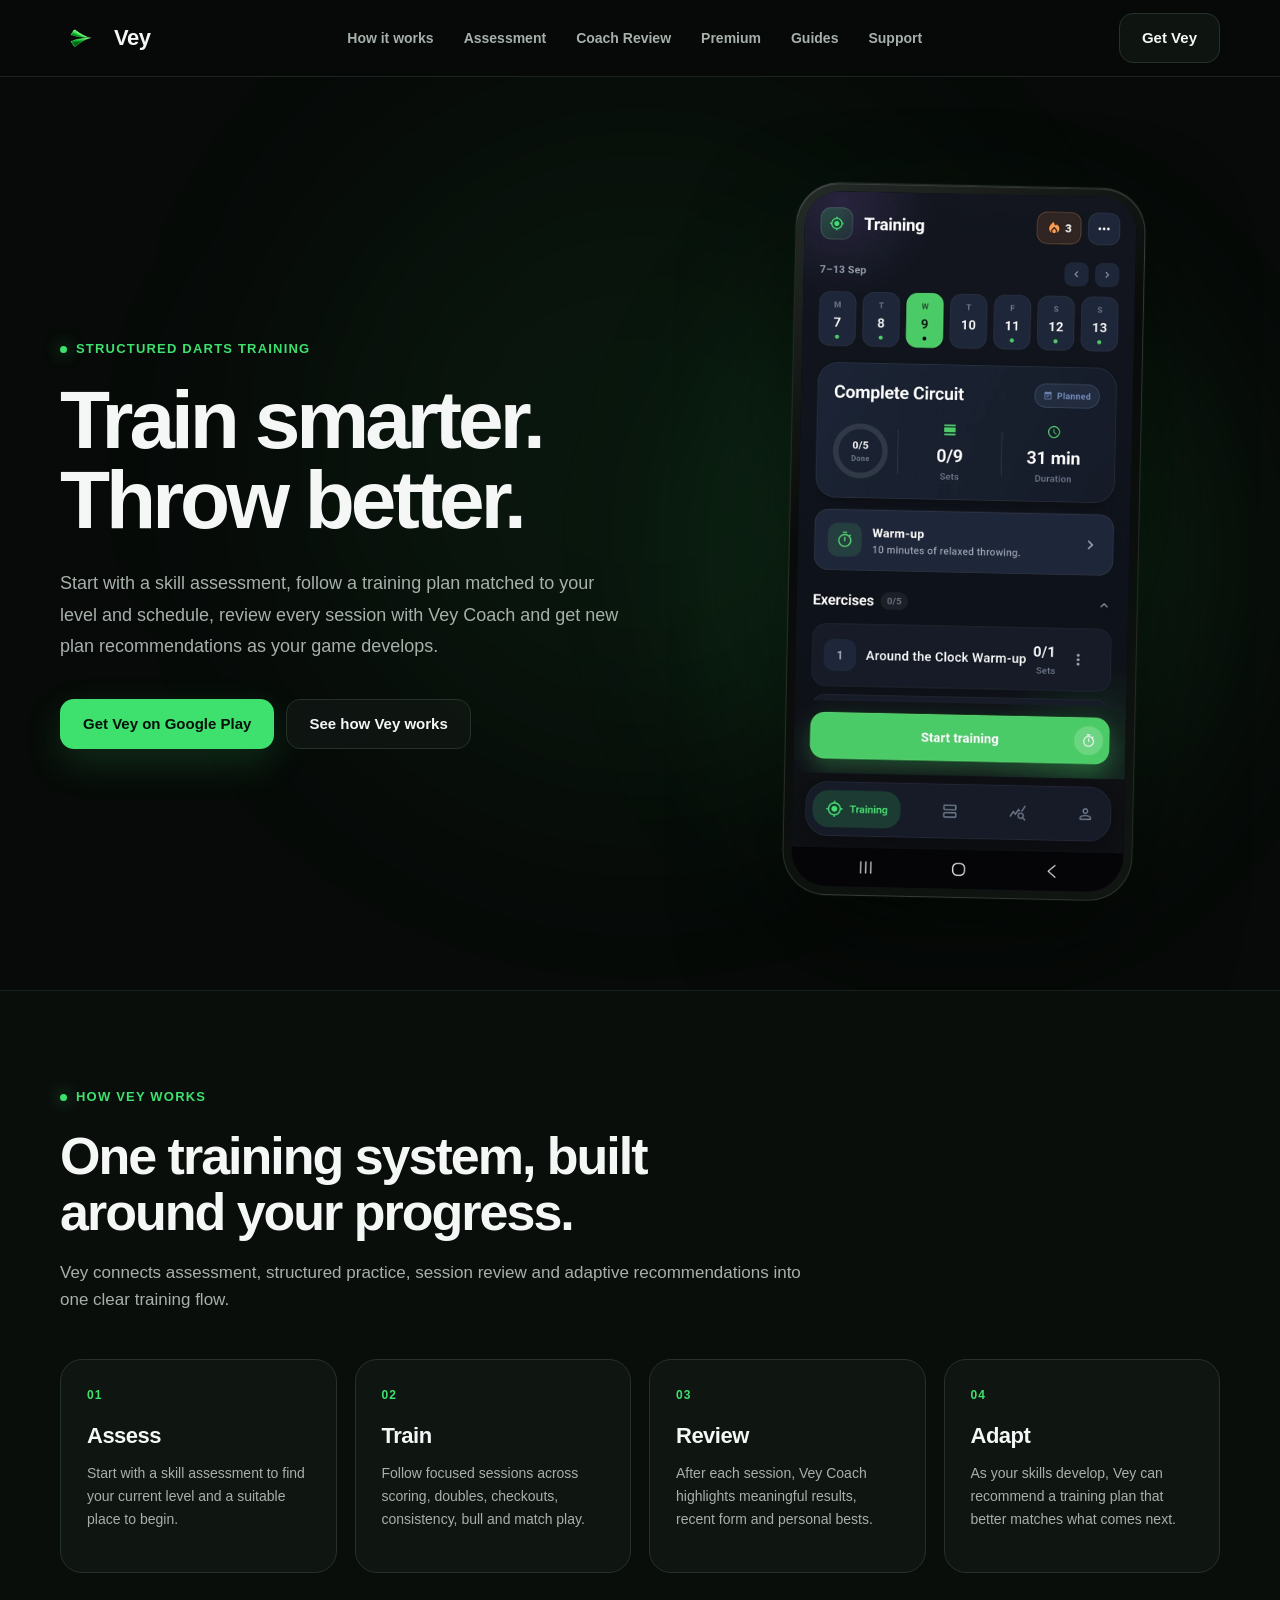
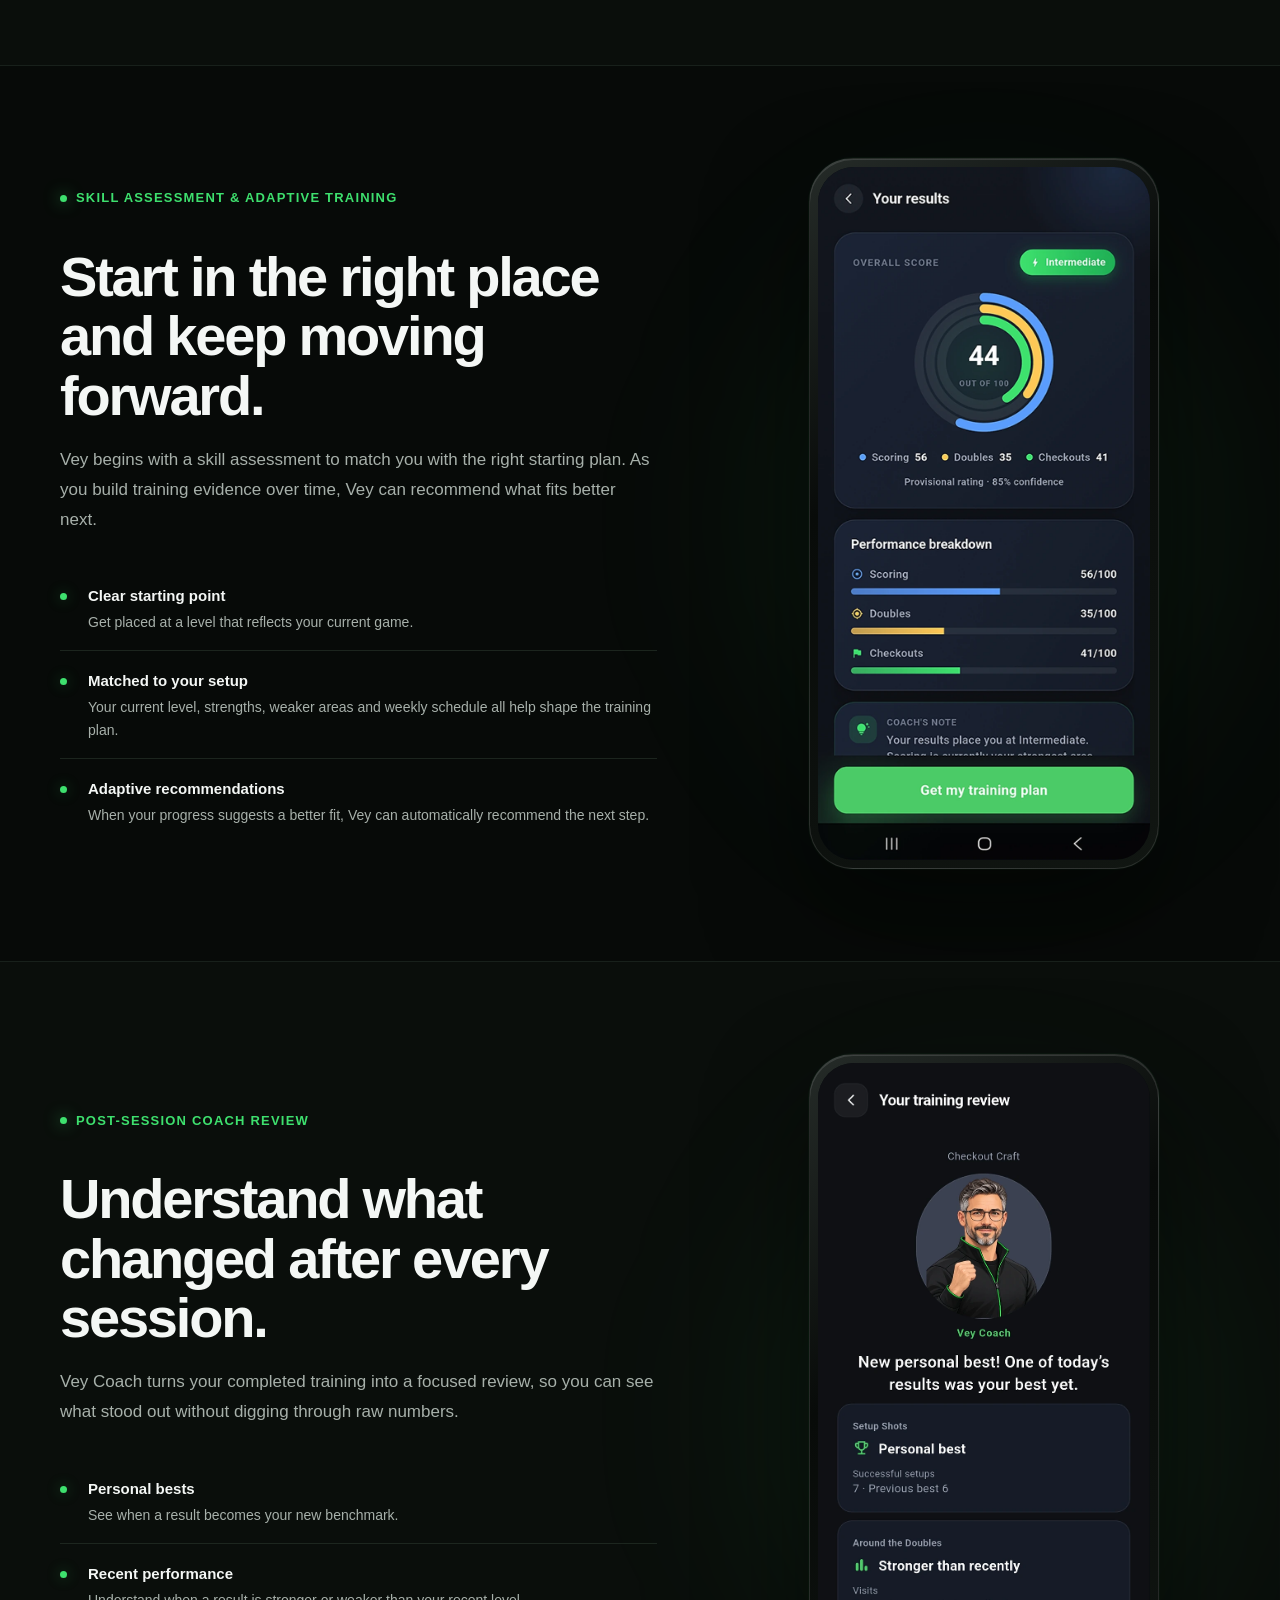
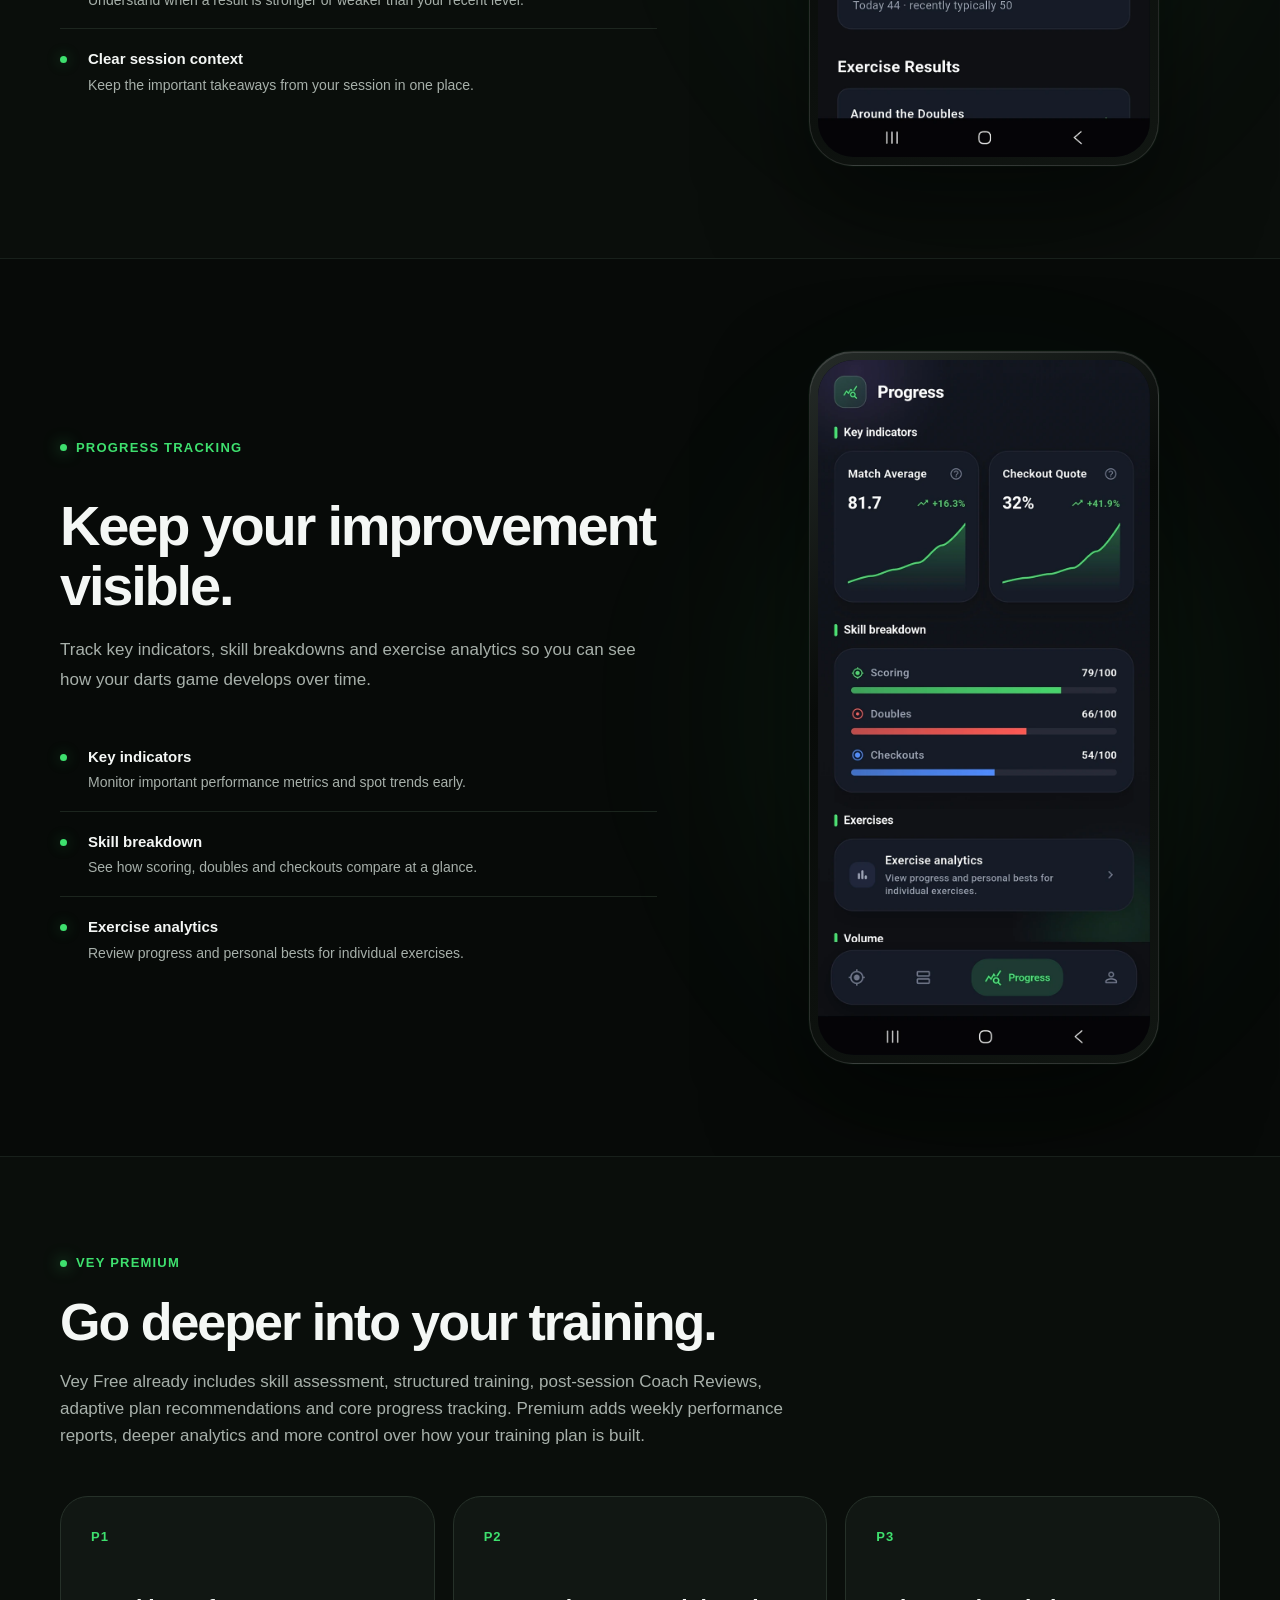
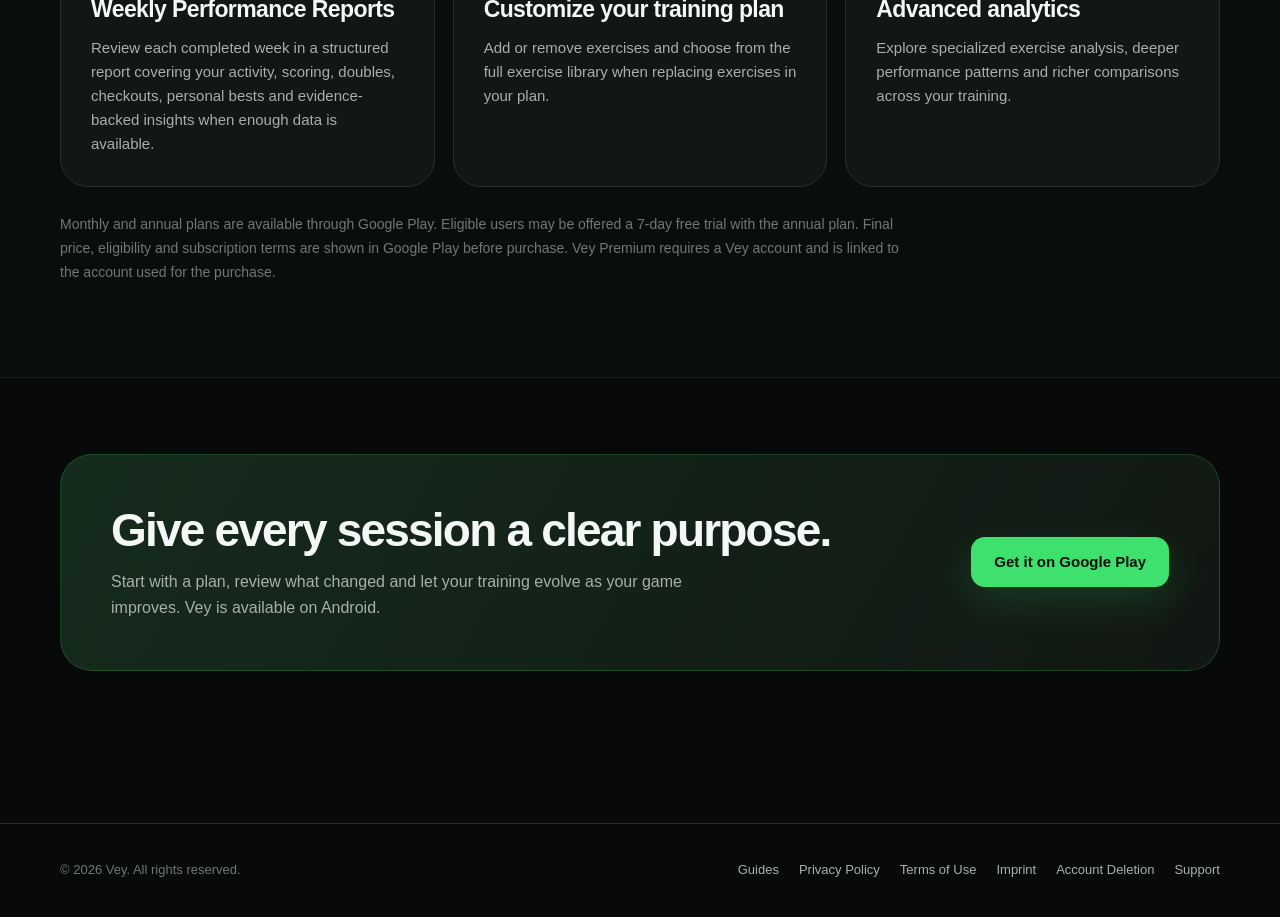
<file: index.html>
<!doctype html>
<html lang="en">
  <head>
    <meta charset="UTF-8" />
    <meta name="viewport" content="width=device-width, initial-scale=1.0" />

    <title>Vey – Structured & Adaptive Darts Training</title>

    <meta
      name="description"
      content="Train darts with a clear plan. Vey combines skill assessment, structured sessions, post-session Coach Reviews, adaptive plan recommendations, progress tracking and Premium weekly performance reports."
    />

    <meta property="og:title" content="Vey – Structured & Adaptive Darts Training" />
    <meta
      property="og:description"
      content="Skill assessment, structured darts training, post-session Coach Reviews, adaptive plan recommendations and Premium weekly performance reports built around your progress."
    />
    <meta property="og:type" content="website" />
    <meta property="og:url" content="https://veydarts.com/" />
    <meta property="og:image" content="https://veydarts.com/assets/vey-icon.png" />

    <script type="application/ld+json">
      {
        "@context": "https://schema.org",
        "@type": "SoftwareApplication",
        "name": "Vey",
        "applicationCategory": "SportsApplication",
        "operatingSystem": "Android",
        "description": "Vey combines skill assessment, structured darts training, post-session Coach Reviews, adaptive plan recommendations, progress analytics and Premium weekly performance reports.",
        "url": "https://veydarts.com/",
        "downloadUrl": "https://play.google.com/store/apps/details?id=com.elevarelabs.vey",
        "image": "https://veydarts.com/assets/vey-icon.png",
        "offers": {
          "@type": "Offer",
          "price": "0",
          "priceCurrency": "EUR"
        }
      }
    </script>

    <link rel="canonical" href="https://veydarts.com/" />
    <meta name="theme-color" content="#070a08" />

    <link rel="icon" type="image/png" href="assets/vey-icon.png" />
    <link rel="apple-touch-icon" href="assets/vey-icon.png" />
    <link rel="stylesheet" href="styles.css" />
  </head>

  <body>
    <header class="site-header">
      <div class="container navigation">
        <a class="brand" href="index.html" aria-label="Vey homepage">
          <img class="brand-icon" src="assets/vey-icon.png" alt="Vey app icon" />
          <span>Vey</span>
        </a>

        <nav class="navigation-links" aria-label="Main navigation">
          <a href="#how-it-works">How it works</a>
          <a href="#assessment">Assessment</a>
          <a href="#coach-review">Coach Review</a>
          <a href="#premium">Premium</a>
          <a href="guides/">Guides</a>
          <a href="support.html">Support</a>
        </nav>

        <a
          class="button button-secondary"
          href="https://play.google.com/store/apps/details?id=com.elevarelabs.vey"
          target="_blank"
          rel="noopener noreferrer"
        >
          Get Vey
        </a>
      </div>
    </header>

    <main>
      <section class="hero">
        <div class="container hero-layout">
          <div>
            <div class="eyebrow">Structured darts training</div>

            <h1>Train smarter.<br />Throw better.</h1>

            <p class="hero-description">
              Start with a skill assessment, follow a training plan matched to
              your level and schedule, review every session with Vey Coach and
              get new plan recommendations as your game develops.
            </p>

            <div class="hero-actions">
              <a
                class="button button-primary"
                href="https://play.google.com/store/apps/details?id=com.elevarelabs.vey"
                target="_blank"
                rel="noopener noreferrer"
              >
                Get Vey on Google Play
              </a>

              <a class="button button-secondary" href="#how-it-works">
                See how Vey works
              </a>
            </div>
          </div>

          <div class="hero-visual">
            <div class="phone-mockup" aria-label="Vey training screen preview">
              <div class="phone-screen">
                <img
                  class="phone-screen-image"
                  src="assets/vey-training-screen.webp"
                  alt="Vey training screen showing a structured darts session"
                />
              </div>
            </div>
          </div>
        </div>
      </section>

      <section id="how-it-works" class="section section-muted">
        <div class="container">
          <div class="section-heading section-heading-wide">
            <div class="eyebrow">How Vey works</div>

            <h2>One training system, built around your progress.</h2>

            <p>
              Vey connects assessment, structured practice, session review and
              adaptive recommendations into one clear training flow.
            </p>
          </div>

          <div class="process-grid">
            <article class="process-card">
              <div class="process-number">01</div>
              <div>
                <h3>Assess</h3>
                <p>
                  Start with a skill assessment to find your current level and a
                  suitable place to begin.
                </p>
              </div>
            </article>

            <article class="process-card">
              <div class="process-number">02</div>
              <div>
                <h3>Train</h3>
                <p>
                  Follow focused sessions across scoring, doubles, checkouts,
                  consistency, bull and match play.
                </p>
              </div>
            </article>

            <article class="process-card">
              <div class="process-number">03</div>
              <div>
                <h3>Review</h3>
                <p>
                  After each session, Vey Coach highlights meaningful results,
                  recent form and personal bests.
                </p>
              </div>
            </article>

            <article class="process-card">
              <div class="process-number">04</div>
              <div>
                <h3>Adapt</h3>
                <p>
                  As your skills develop, Vey can recommend a training plan that
                  better matches what comes next.
                </p>
              </div>
            </article>
          </div>
        </div>
      </section>

      <section id="assessment" class="section product-showcase">
        <div class="container showcase-layout">
          <div class="showcase-copy">
            <div class="eyebrow">Skill assessment & adaptive training</div>

            <h2>Start in the right place and keep moving forward.</h2>

            <p class="showcase-description">
              Vey begins with a skill assessment to match you with the right
              starting plan. As you build training evidence over time, Vey can
              recommend what fits better next.
            </p>

            <div class="showcase-points" aria-label="Assessment and adaptive training highlights">
              <div class="showcase-point">
                <span class="showcase-dot" aria-hidden="true"></span>
                <div>
                  <strong>Clear starting point</strong>
                  <span>Get placed at a level that reflects your current game.</span>
                </div>
              </div>

              <div class="showcase-point">
                <span class="showcase-dot" aria-hidden="true"></span>
                <div>
                  <strong>Matched to your setup</strong>
                  <span>Your current level, strengths, weaker areas and weekly schedule all help shape the training plan.</span>
                </div>
              </div>

              <div class="showcase-point">
                <span class="showcase-dot" aria-hidden="true"></span>
                <div>
                  <strong>Adaptive recommendations</strong>
                  <span>When your progress suggests a better fit, Vey can automatically recommend the next step.</span>
                </div>
              </div>
            </div>
          </div>

          <div class="device-visual">
            <div class="phone-mockup showcase-mockup" aria-label="Vey assessment results preview">
              <div class="phone-screen">
                <img
                  src="assets/vey-assessment.webp"
                  alt="Vey assessment screen showing an overall score, performance breakdown and recommended training level"
                />
              </div>
            </div>
          </div>
        </div>
      </section>

      <section id="coach-review" class="section section-muted product-showcase">
        <div class="container showcase-layout">
          <div class="showcase-copy">
            <div class="eyebrow">Post-session Coach Review</div>

            <h2>Understand what changed after every session.</h2>

            <p class="showcase-description">
              Vey Coach turns your completed training into a focused review, so
              you can see what stood out without digging through raw numbers.
            </p>

            <div class="showcase-points" aria-label="Coach Review highlights">
              <div class="showcase-point">
                <span class="showcase-dot" aria-hidden="true"></span>
                <div>
                  <strong>Personal bests</strong>
                  <span>See when a result becomes your new benchmark.</span>
                </div>
              </div>

              <div class="showcase-point">
                <span class="showcase-dot" aria-hidden="true"></span>
                <div>
                  <strong>Recent performance</strong>
                  <span>Understand when a result is stronger or weaker than your recent level.</span>
                </div>
              </div>

              <div class="showcase-point">
                <span class="showcase-dot" aria-hidden="true"></span>
                <div>
                  <strong>Clear session context</strong>
                  <span>Keep the important takeaways from your session in one place.</span>
                </div>
              </div>
            </div>
          </div>

          <div class="device-visual">
            <div class="phone-mockup showcase-mockup" aria-label="Vey Coach Review preview">
              <div class="phone-screen">
                <img
                  src="assets/vey-coach-review.webp"
                  alt="Vey post-session Coach Review showing a personal best and recent performance insight"
                />
              </div>
            </div>
          </div>
        </div>
      </section>

      <section id="progress" class="section product-showcase progress-section">
        <div class="container showcase-layout">
          <div class="showcase-copy">
            <div class="eyebrow">Progress tracking</div>

            <h2>Keep your improvement visible.</h2>

            <p class="showcase-description">
              Track key indicators, skill breakdowns and exercise analytics so
              you can see how your darts game develops over time.
            </p>

            <div class="showcase-points" aria-label="Progress tracking highlights">
              <div class="showcase-point">
                <span class="showcase-dot" aria-hidden="true"></span>
                <div>
                  <strong>Key indicators</strong>
                  <span>Monitor important performance metrics and spot trends early.</span>
                </div>
              </div>

              <div class="showcase-point">
                <span class="showcase-dot" aria-hidden="true"></span>
                <div>
                  <strong>Skill breakdown</strong>
                  <span>See how scoring, doubles and checkouts compare at a glance.</span>
                </div>
              </div>

              <div class="showcase-point">
                <span class="showcase-dot" aria-hidden="true"></span>
                <div>
                  <strong>Exercise analytics</strong>
                  <span>Review progress and personal bests for individual exercises.</span>
                </div>
              </div>
            </div>
          </div>

          <div class="device-visual">
            <div class="phone-mockup showcase-mockup" aria-label="Vey progress screen preview">
              <div class="phone-screen">
                <img
                  src="assets/vey-progress.webp"
                  alt="Vey progress screen showing key indicators, skill breakdown and exercise analytics"
                />
              </div>
            </div>
          </div>
        </div>
      </section>

      <section id="premium" class="section section-muted">
        <div class="container">
          <div class="section-heading section-heading-wide">
            <div class="eyebrow">Vey Premium</div>

            <h2>Go deeper into your training.</h2>

            <p>
              Vey Free already includes skill assessment, structured training,
              post-session Coach Reviews, adaptive plan recommendations and core
              progress tracking. Premium adds weekly performance reports, deeper
              analytics and more control over how your training plan is built.
            </p>
          </div>

          <div class="feature-grid feature-grid-premium">
            <article class="feature-card">
              <div class="feature-number">P1</div>

              <h3>Weekly Performance Reports</h3>

              <p>
                Review each completed week in a structured report covering your
                activity, scoring, doubles, checkouts, personal bests and
                evidence-backed insights when enough data is available.
              </p>
            </article>

            <article class="feature-card">
              <div class="feature-number">P2</div>

              <h3>Customize your training plan</h3>

              <p>
                Add or remove exercises and choose from the full exercise library
                when replacing exercises in your plan.
              </p>
            </article>

            <article class="feature-card">
              <div class="feature-number">P3</div>

              <h3>Advanced analytics</h3>

              <p>
                Explore specialized exercise analysis, deeper performance
                patterns and richer comparisons across your training.
              </p>
            </article>
          </div>

          <p class="premium-note">
            Monthly and annual plans are available through Google Play. Eligible
            users may be offered a 7-day free trial with the annual plan. Final
            price, eligibility and subscription terms are shown in Google Play
            before purchase. Vey Premium requires a Vey account and is linked to
            the account used for the purchase.
          </p>
        </div>
      </section>

      <section id="release" class="section section-cta">
        <div class="container">
          <div class="cta-card">
            <div>
              <h2>Give every session a clear purpose.</h2>

              <p>
                Start with a plan, review what changed and let your training
                evolve as your game improves. Vey is available on Android.
              </p>
            </div>

            <a
              class="button button-primary"
              href="https://play.google.com/store/apps/details?id=com.elevarelabs.vey"
              target="_blank"
              rel="noopener noreferrer"
            >
              Get it on Google Play
            </a>
          </div>
        </div>
      </section>
    </main>

    <footer class="site-footer">
      <div class="container footer-layout">
        <div class="footer-copy">
          © 2026 Vey. All rights reserved.
        </div>

        <nav class="footer-links" aria-label="Legal navigation">
          <a href="guides/">Guides</a>
          <a href="privacy.html">Privacy Policy</a>
          <a href="terms.html">Terms of Use</a>
          <a href="imprint.html">Imprint</a>
          <a href="account-deletion.html">Account Deletion</a>
          <a href="support.html">Support</a>
        </nav>
      </div>
    </footer>
  </body>
</html>
</file>
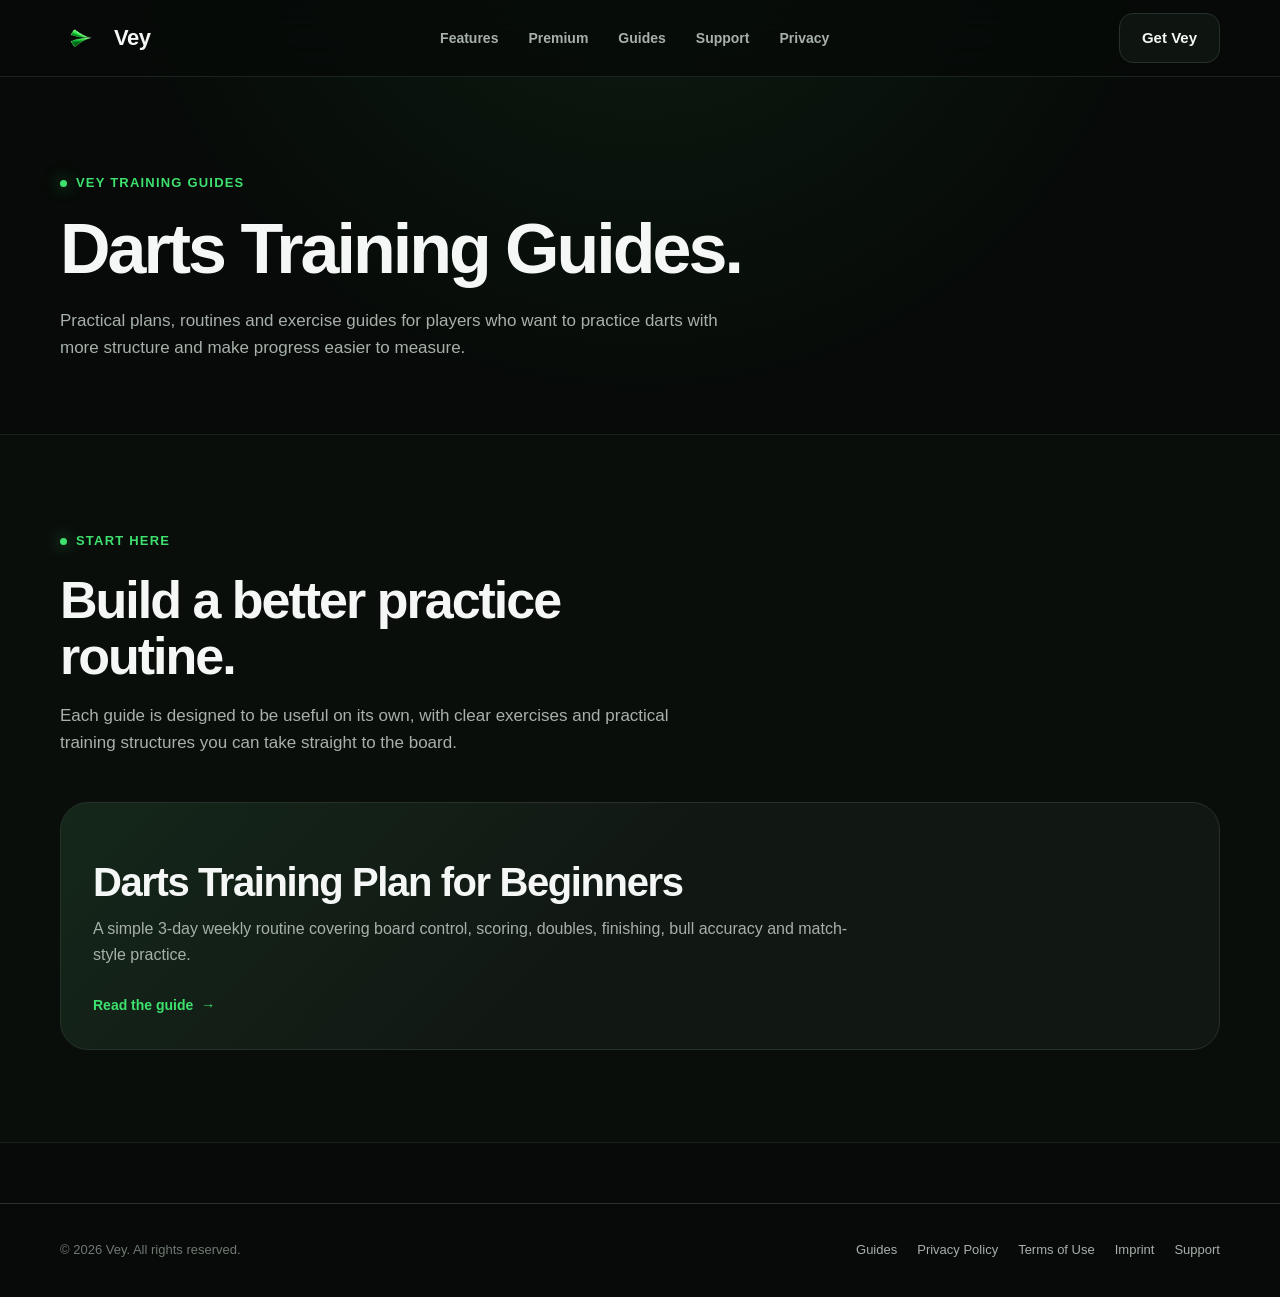
<file: guides/index.html>
<!doctype html>
<html lang="en">
  <head>
    <meta charset="UTF-8" />
    <meta name="viewport" content="width=device-width, initial-scale=1.0" />

    <title>Darts Training Guides – Vey</title>

    <meta
      name="description"
      content="Practical darts training guides, routines and exercises from Vey to help you practice with more structure and track meaningful progress."
    />

    <link rel="canonical" href="https://veydarts.com/guides/" />

    <meta property="og:type" content="website" />
    <meta property="og:site_name" content="Vey" />
    <meta property="og:title" content="Darts Training Guides – Vey" />
    <meta
      property="og:description"
      content="Practical darts training guides, routines and exercises designed to make your practice more structured."
    />
    <meta property="og:url" content="https://veydarts.com/guides/" />

    <meta name="theme-color" content="#070a08" />

    <link rel="icon" type="image/png" href="../assets/vey-icon.png" />
    <link rel="apple-touch-icon" href="../assets/vey-icon.png" />
    <link rel="stylesheet" href="../styles.css" />
  </head>

  <body>
    <header class="site-header">
      <div class="container navigation">
        <a class="brand" href="../index.html" aria-label="Vey homepage">
          <img class="brand-icon" src="../assets/vey-icon.png" alt="Vey app icon" />
          <span>Vey</span>
        </a>

        <nav class="navigation-links" aria-label="Main navigation">
          <a href="../index.html#features">Features</a>
          <a href="../index.html#premium">Premium</a>
          <a href="./" aria-current="page">Guides</a>
          <a href="../support.html">Support</a>
          <a href="../privacy.html">Privacy</a>
        </nav>

        <a class="button button-secondary" href="../download/">Get Vey</a>
      </div>
    </header>

    <main>
      <section class="page-hero guides-hero">
        <div class="container">
          <div class="eyebrow">Vey training guides</div>
          <h1>Darts Training Guides.</h1>
          <p>
            Practical plans, routines and exercise guides for players who want
            to practice darts with more structure and make progress easier to
            measure.
          </p>
        </div>
      </section>

      <section class="section section-muted">
        <div class="container">
          <div class="section-heading">
            <div class="eyebrow">Start here</div>
            <h2>Build a better practice routine.</h2>
            <p>
              Each guide is designed to be useful on its own, with clear
              exercises and practical training structures you can take straight
              to the board.
            </p>
          </div>

          <div class="guide-grid">
            <article class="guide-card guide-card-featured">
              <h3>
                <a href="darts-training-plan-for-beginners/">
                  Darts Training Plan for Beginners
                </a>
              </h3>

              <p>
                A simple 3-day weekly routine covering board control, scoring,
                doubles, finishing, bull accuracy and match-style practice.
              </p>

              <a class="guide-card-link" href="darts-training-plan-for-beginners/">
                Read the guide <span aria-hidden="true">→</span>
              </a>
            </article>
          </div>
        </div>
      </section>
    </main>

    <footer class="site-footer">
      <div class="container footer-layout">
        <div class="footer-copy">© 2026 Vey. All rights reserved.</div>
        <nav class="footer-links" aria-label="Legal navigation">
          <a href="./">Guides</a>
          <a href="../privacy.html">Privacy Policy</a>
          <a href="../terms.html">Terms of Use</a>
          <a href="../imprint.html">Imprint</a>
          <a href="../support.html">Support</a>
        </nav>
      </div>
    </footer>
  </body>
</html>
</file>
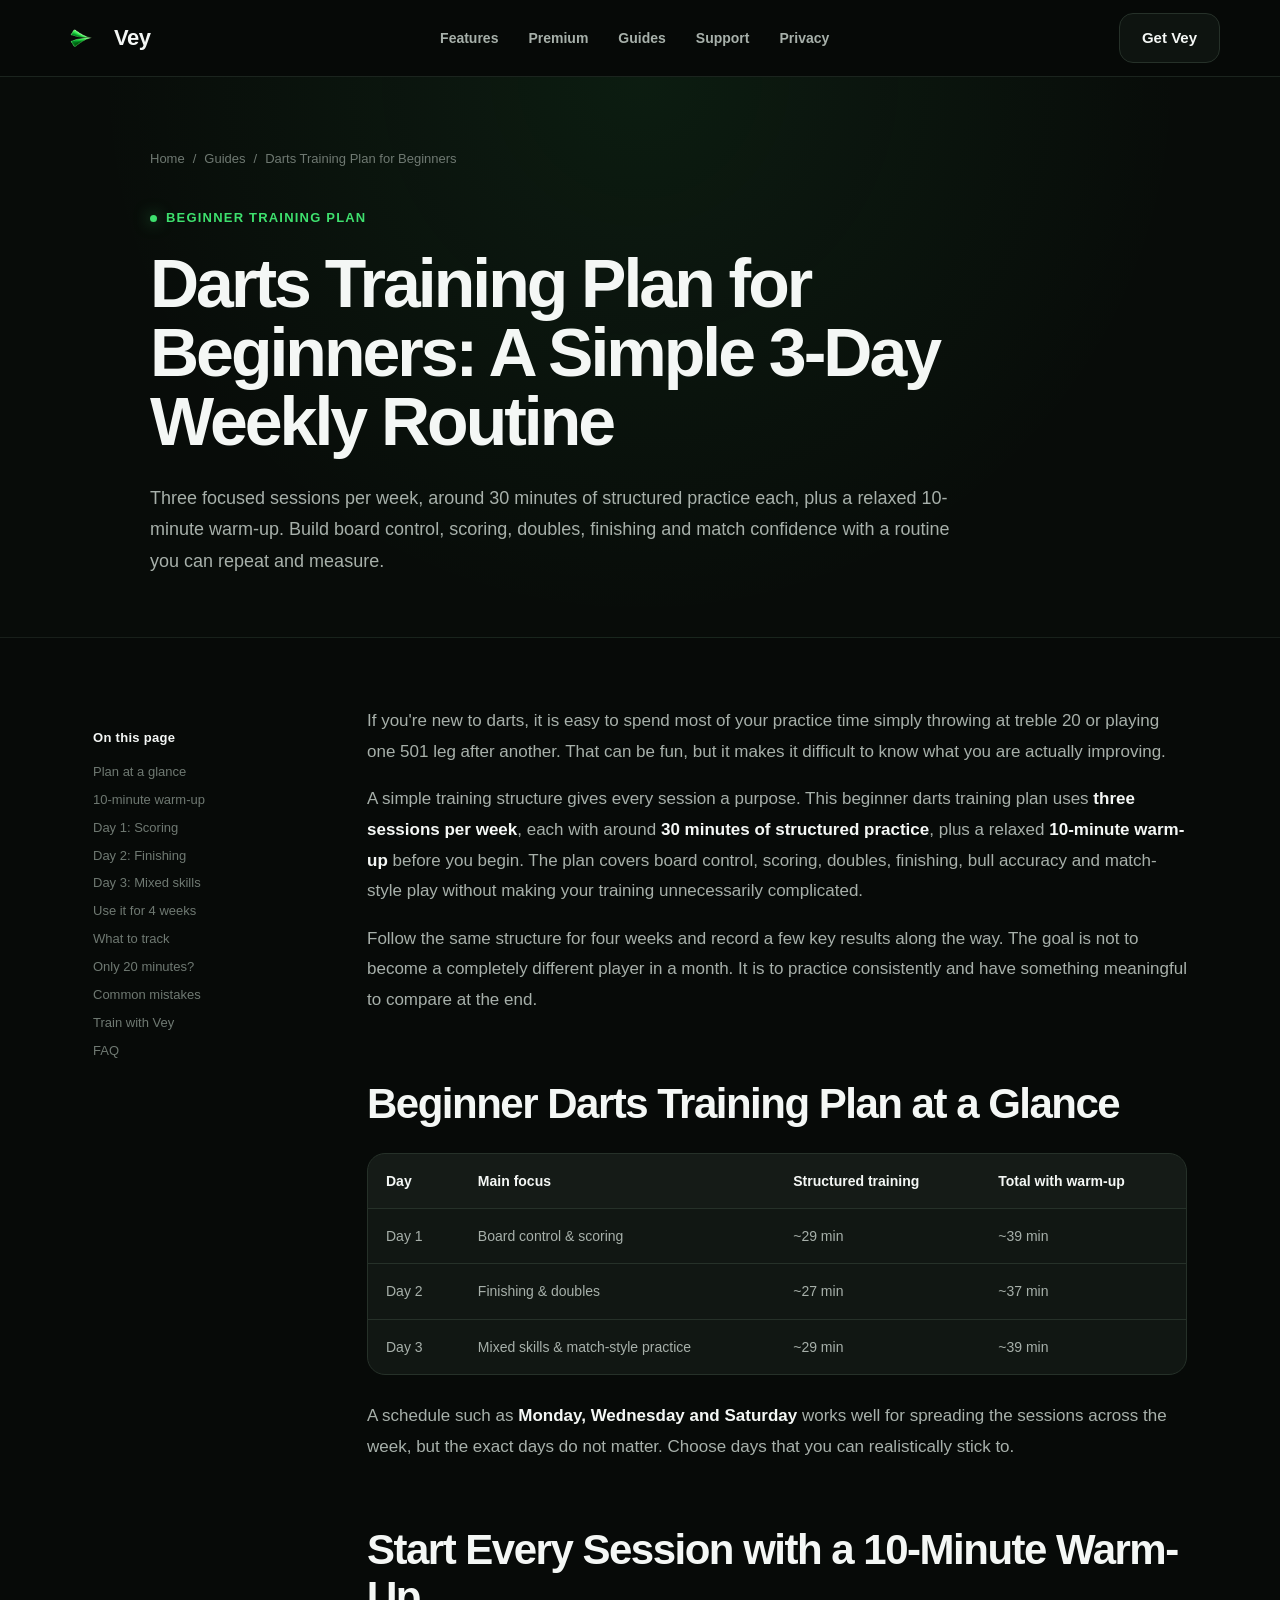
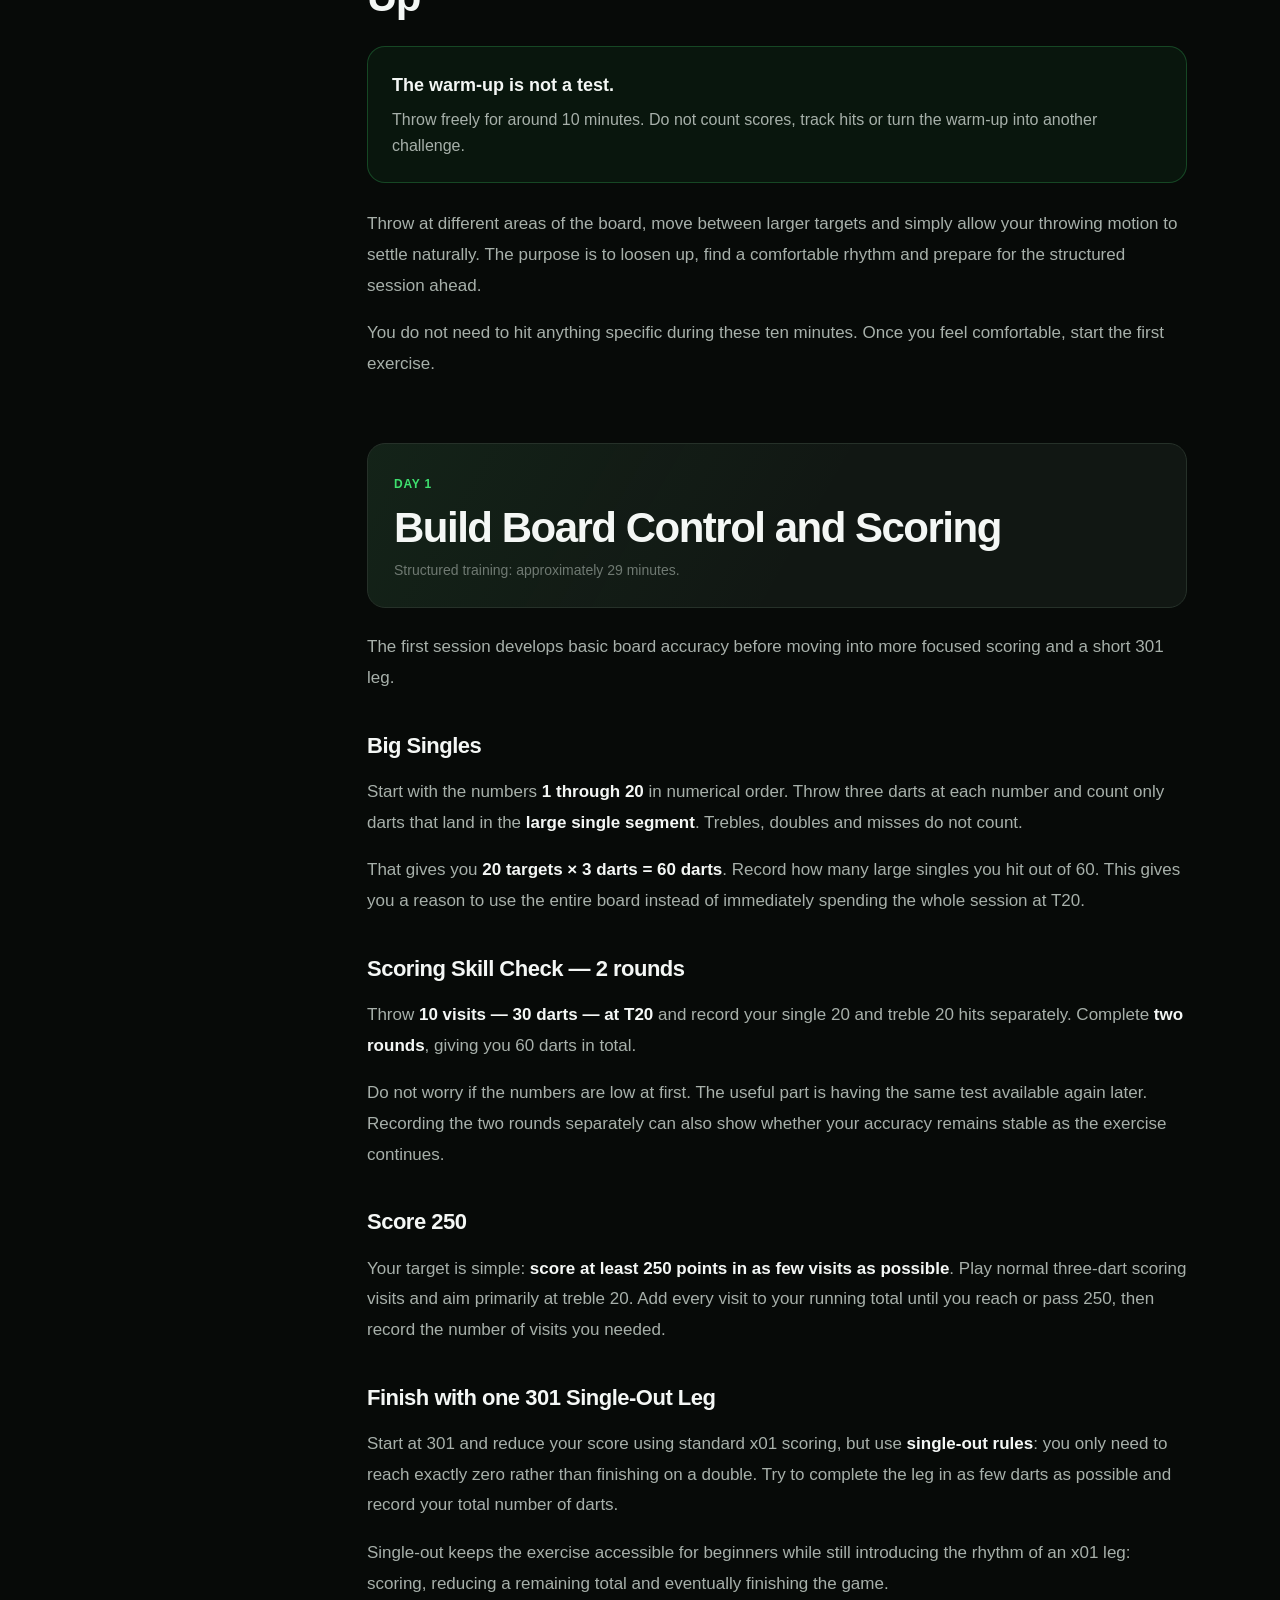
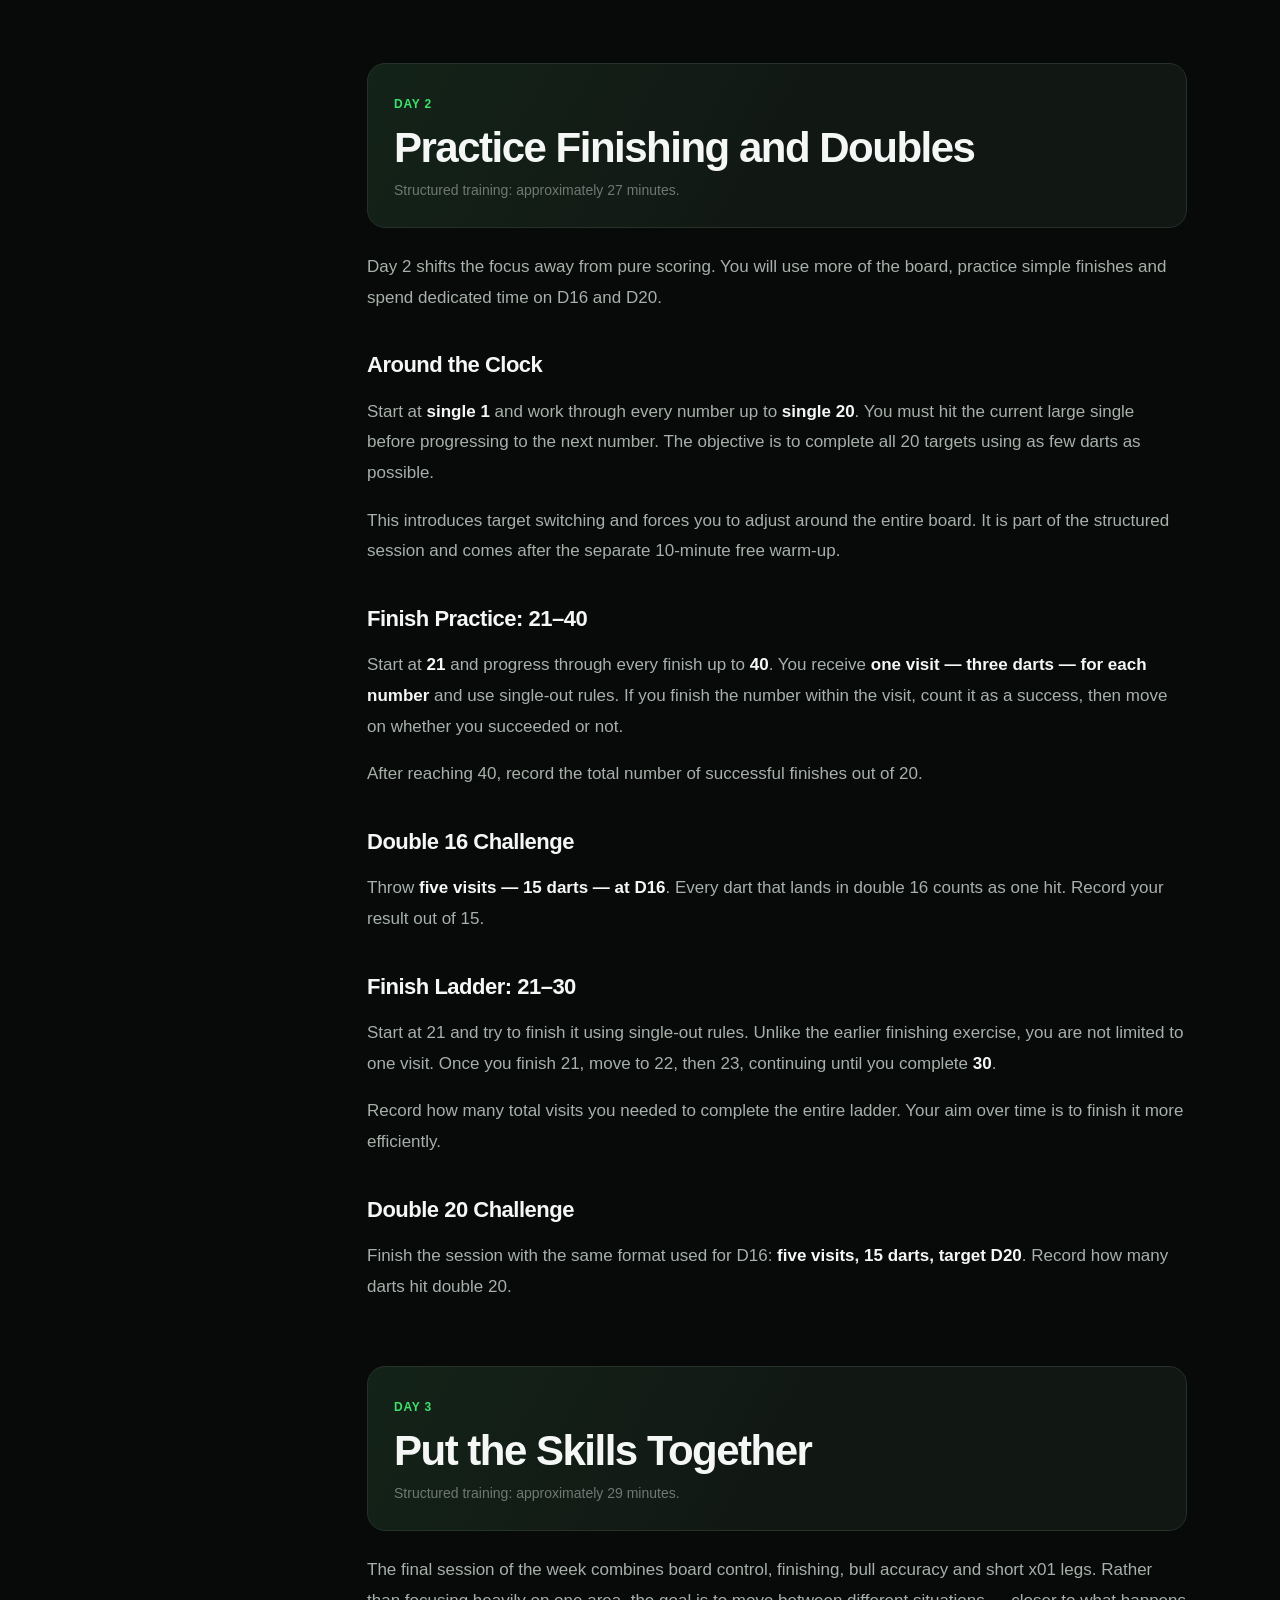
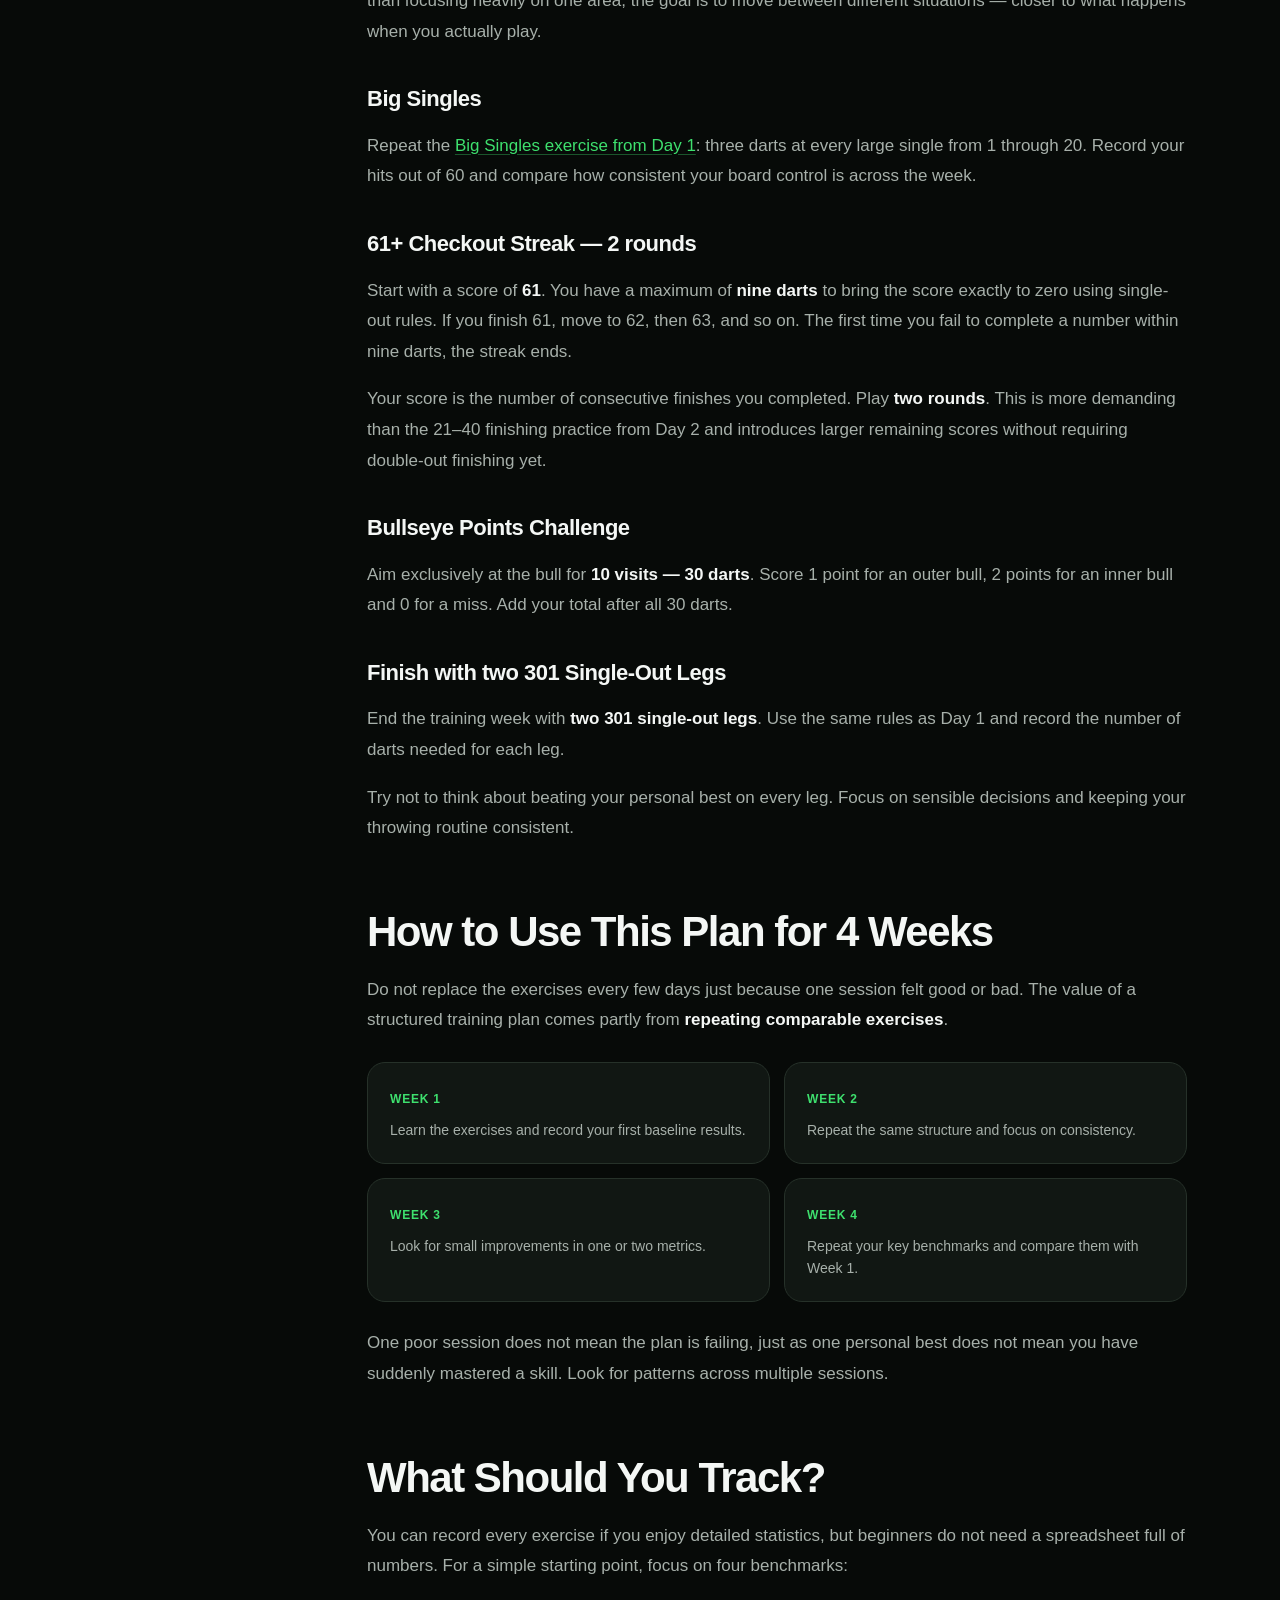
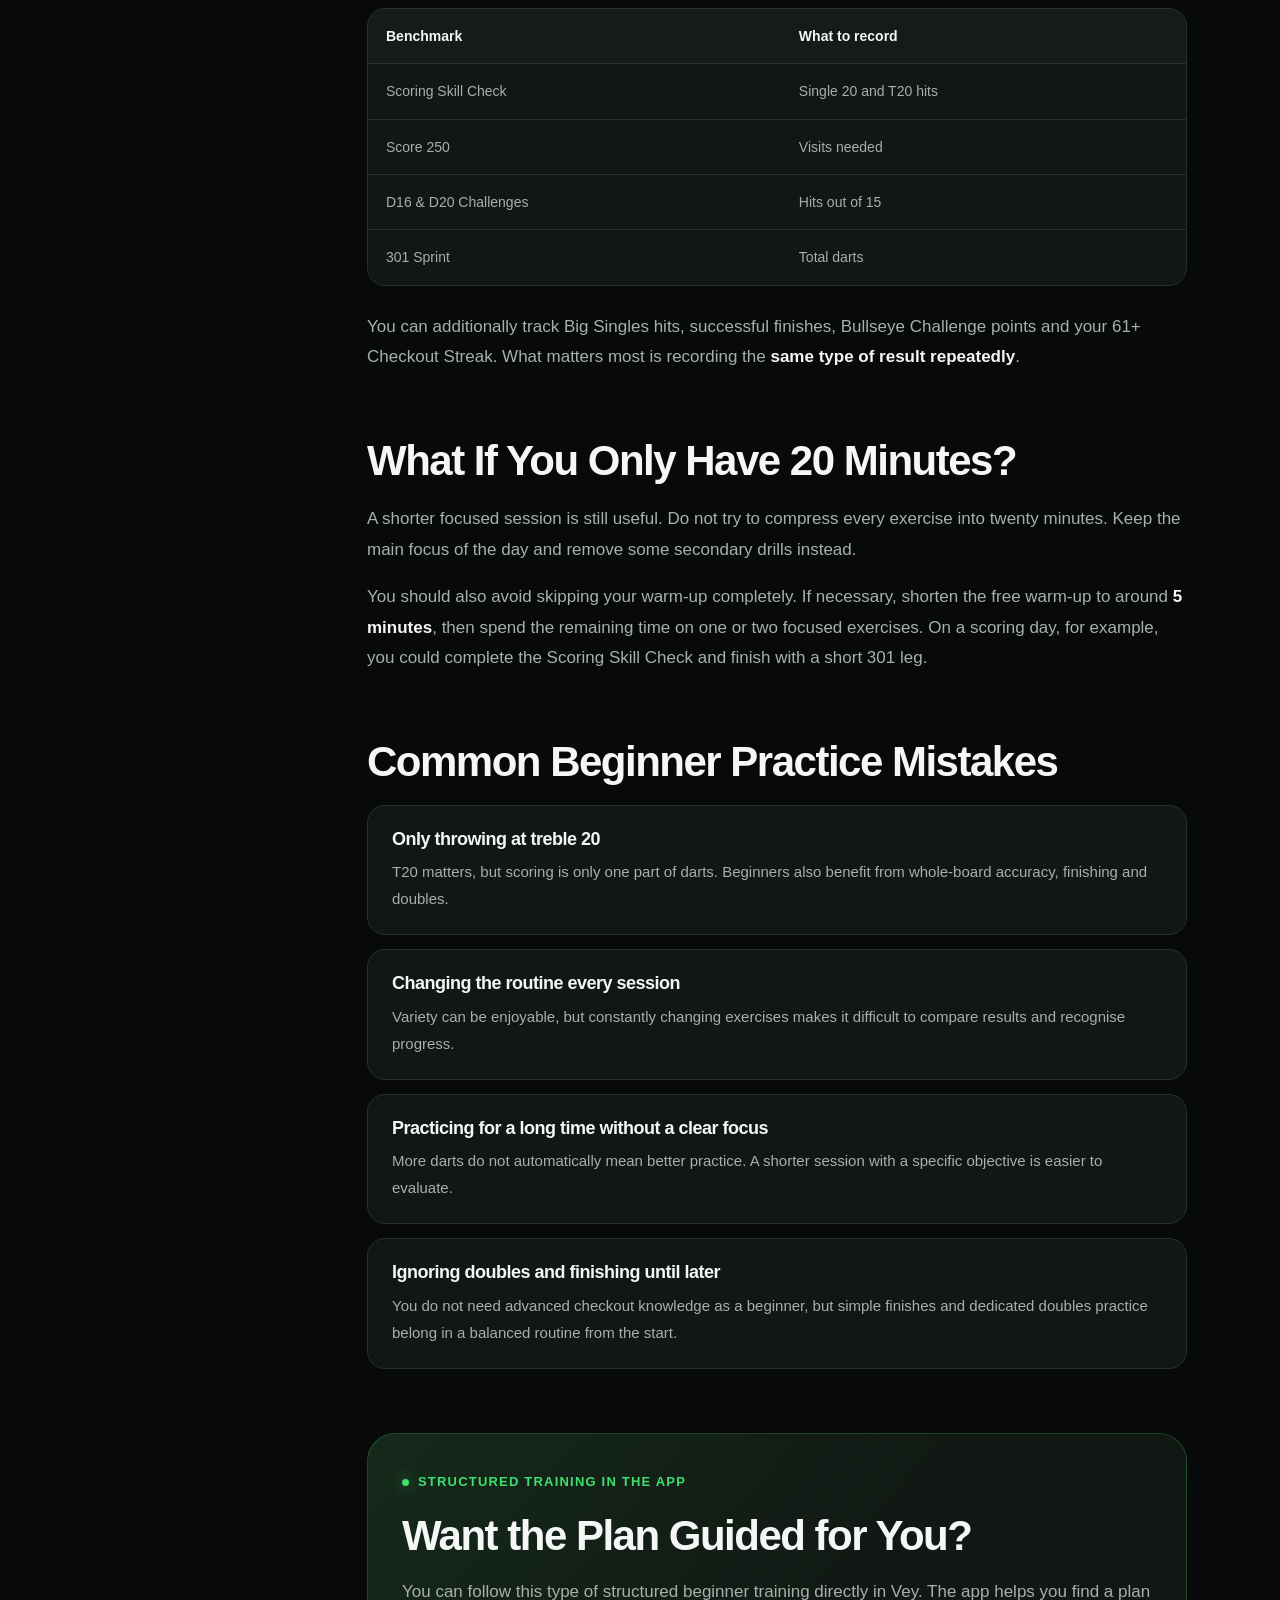
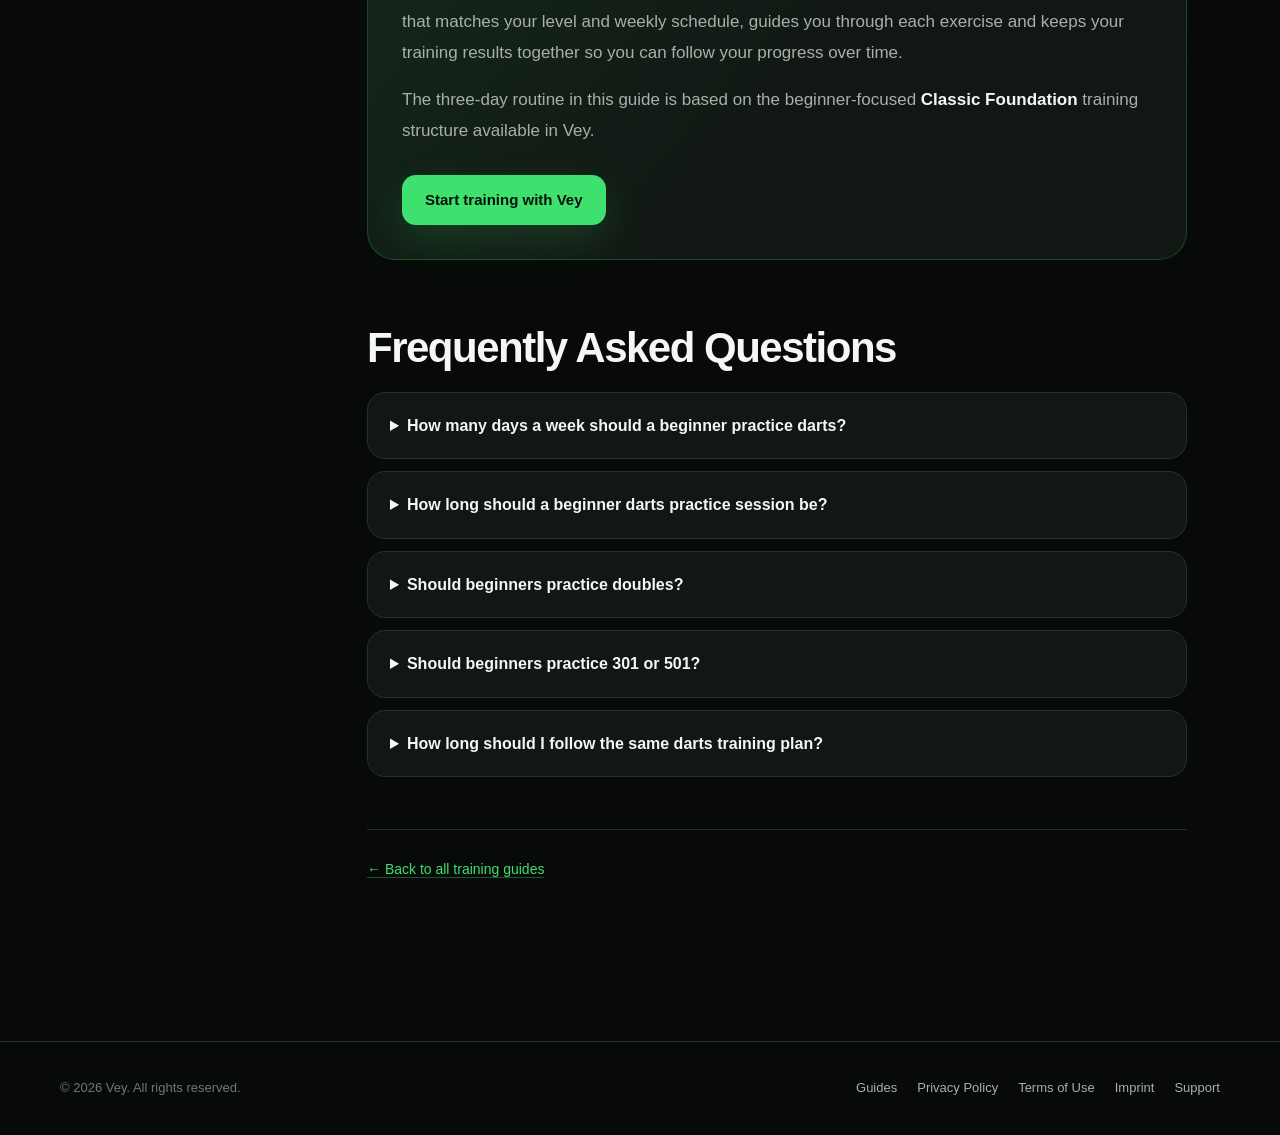
<file: guides/darts-training-plan-for-beginners/index.html>
<!doctype html>
<html lang="en">
  <head>
    <meta charset="UTF-8" />
    <meta name="viewport" content="width=device-width, initial-scale=1.0" />

    <title>Darts Training Plan for Beginners: 3-Day Weekly Routine</title>

    <meta
      name="description"
      content="Follow a simple beginner darts training plan with 3 structured weekly sessions for scoring, doubles, finishing and matchplay."
    />

    <link
      rel="canonical"
      href="https://veydarts.com/guides/darts-training-plan-for-beginners/"
    />

    <meta property="og:type" content="article" />
    <meta property="og:site_name" content="Vey" />
    <meta
      property="og:title"
      content="Darts Training Plan for Beginners: 3-Day Weekly Routine"
    />
    <meta
      property="og:description"
      content="Follow a simple beginner darts training plan with 3 structured weekly sessions for scoring, doubles, finishing and matchplay."
    />
    <meta
      property="og:url"
      content="https://veydarts.com/guides/darts-training-plan-for-beginners/"
    />
    <meta name="twitter:card" content="summary" />

    <script type="application/ld+json">
      {
        "@context": "https://schema.org",
        "@graph": [
          {
            "@type": "Article",
            "headline": "Darts Training Plan for Beginners: A Simple 3-Day Weekly Routine",
            "description": "Follow a simple beginner darts training plan with 3 structured weekly sessions for scoring, doubles, finishing and matchplay.",
            "url": "https://veydarts.com/guides/darts-training-plan-for-beginners/",
            "mainEntityOfPage": {
              "@type": "WebPage",
              "@id": "https://veydarts.com/guides/darts-training-plan-for-beginners/"
            },
            "datePublished": "2026-09-08",
            "dateModified": "2026-09-08",
            "author": {
              "@type": "Organization",
              "name": "Vey",
              "url": "https://veydarts.com/"
            },
            "publisher": {
              "@type": "Organization",
              "name": "Vey",
              "url": "https://veydarts.com/",
              "logo": {
                "@type": "ImageObject",
                "url": "https://veydarts.com/assets/vey-icon.png"
              }
            }
          },
          {
            "@type": "BreadcrumbList",
            "itemListElement": [
              {
                "@type": "ListItem",
                "position": 1,
                "name": "Home",
                "item": "https://veydarts.com/"
              },
              {
                "@type": "ListItem",
                "position": 2,
                "name": "Guides",
                "item": "https://veydarts.com/guides/"
              },
              {
                "@type": "ListItem",
                "position": 3,
                "name": "Darts Training Plan for Beginners",
                "item": "https://veydarts.com/guides/darts-training-plan-for-beginners/"
              }
            ]
          }
        ]
      }
    </script>

    <meta name="theme-color" content="#070a08" />

    <link rel="icon" type="image/png" href="../../assets/vey-icon.png" />
    <link rel="apple-touch-icon" href="../../assets/vey-icon.png" />
    <link rel="stylesheet" href="../../styles.css" />
  </head>

  <body>
    <header class="site-header">
      <div class="container navigation">
        <a class="brand" href="../../index.html" aria-label="Vey homepage">
          <img class="brand-icon" src="../../assets/vey-icon.png" alt="Vey app icon" />
          <span>Vey</span>
        </a>

        <nav class="navigation-links" aria-label="Main navigation">
          <a href="../../index.html#features">Features</a>
          <a href="../../index.html#premium">Premium</a>
          <a href="../" aria-current="page">Guides</a>
          <a href="../../support.html">Support</a>
          <a href="../../privacy.html">Privacy</a>
        </nav>

        <a class="button button-secondary" href="../../download/">Get Vey</a>
      </div>
    </header>

    <main>
      <section class="guide-hero">
        <div class="container guide-hero-inner">
          <nav class="breadcrumbs" aria-label="Breadcrumb">
            <a href="../../index.html">Home</a>
            <span aria-hidden="true">/</span>
            <a href="../">Guides</a>
            <span aria-hidden="true">/</span>
            <span>Darts Training Plan for Beginners</span>
          </nav>

          <div class="eyebrow">Beginner training plan</div>
          <h1>Darts Training Plan for Beginners: A Simple 3-Day Weekly Routine</h1>
          <p class="guide-lead">
            Three focused sessions per week, around 30 minutes of structured
            practice each, plus a relaxed 10-minute warm-up. Build board control,
            scoring, doubles, finishing and match confidence with a routine you
            can repeat and measure.
          </p>
        </div>
      </section>

      <section class="guide-section">
        <div class="container guide-layout">
          <aside class="guide-toc" aria-label="On this page">
            <div class="guide-toc-title">On this page</div>
            <a href="#plan-at-a-glance">Plan at a glance</a>
            <a href="#warm-up">10-minute warm-up</a>
            <a href="#day-1">Day 1: Scoring</a>
            <a href="#day-2">Day 2: Finishing</a>
            <a href="#day-3">Day 3: Mixed skills</a>
            <a href="#four-weeks">Use it for 4 weeks</a>
            <a href="#track">What to track</a>
            <a href="#short-session">Only 20 minutes?</a>
            <a href="#mistakes">Common mistakes</a>
            <a href="#vey">Train with Vey</a>
            <a href="#faq">FAQ</a>
          </aside>

          <article class="guide-article">
            <p>
              If you're new to darts, it is easy to spend most of your practice
              time simply throwing at treble 20 or playing one 501 leg after
              another. That can be fun, but it makes it difficult to know what
              you are actually improving.
            </p>

            <p>
              A simple training structure gives every session a purpose. This
              beginner darts training plan uses <strong>three sessions per week</strong>,
              each with around <strong>30 minutes of structured practice</strong>, plus
              a relaxed <strong>10-minute warm-up</strong> before you begin. The plan
              covers board control, scoring, doubles, finishing, bull accuracy
              and match-style play without making your training unnecessarily
              complicated.
            </p>

            <p>
              Follow the same structure for four weeks and record a few key
              results along the way. The goal is not to become a completely
              different player in a month. It is to practice consistently and
              have something meaningful to compare at the end.
            </p>

            <section id="plan-at-a-glance" class="guide-content-section">
              <h2>Beginner Darts Training Plan at a Glance</h2>

              <div class="table-scroll">
                <table class="guide-table">
                  <thead>
                    <tr>
                      <th>Day</th>
                      <th>Main focus</th>
                      <th>Structured training</th>
                      <th>Total with warm-up</th>
                    </tr>
                  </thead>
                  <tbody>
                    <tr>
                      <td>Day 1</td>
                      <td>Board control &amp; scoring</td>
                      <td>~29 min</td>
                      <td>~39 min</td>
                    </tr>
                    <tr>
                      <td>Day 2</td>
                      <td>Finishing &amp; doubles</td>
                      <td>~27 min</td>
                      <td>~37 min</td>
                    </tr>
                    <tr>
                      <td>Day 3</td>
                      <td>Mixed skills &amp; match-style practice</td>
                      <td>~29 min</td>
                      <td>~39 min</td>
                    </tr>
                  </tbody>
                </table>
              </div>

              <p>
                A schedule such as <strong>Monday, Wednesday and Saturday</strong>
                works well for spreading the sessions across the week, but the
                exact days do not matter. Choose days that you can realistically
                stick to.
              </p>
            </section>

            <section id="warm-up" class="guide-content-section">
              <h2>Start Every Session with a 10-Minute Warm-Up</h2>

              <div class="guide-callout">
                <strong>The warm-up is not a test.</strong>
                <p>
                  Throw freely for around 10 minutes. Do not count scores, track
                  hits or turn the warm-up into another challenge.
                </p>
              </div>

              <p>
                Throw at different areas of the board, move between larger
                targets and simply allow your throwing motion to settle
                naturally. The purpose is to loosen up, find a comfortable
                rhythm and prepare for the structured session ahead.
              </p>

              <p>
                You do not need to hit anything specific during these ten
                minutes. Once you feel comfortable, start the first exercise.
              </p>
            </section>

            <section id="day-1" class="guide-content-section">
              <div class="guide-day-heading">
                <span>Day 1</span>
                <h2>Build Board Control and Scoring</h2>
                <p>Structured training: approximately 29 minutes.</p>
              </div>

              <p>
                The first session develops basic board accuracy before moving
                into more focused scoring and a short 301 leg.
              </p>

              <h3>Big Singles</h3>
              <p>
                Start with the numbers <strong>1 through 20</strong> in numerical
                order. Throw three darts at each number and count only darts
                that land in the <strong>large single segment</strong>. Trebles,
                doubles and misses do not count.
              </p>
              <p>
                That gives you <strong>20 targets × 3 darts = 60 darts</strong>.
                Record how many large singles you hit out of 60. This gives you
                a reason to use the entire board instead of immediately spending
                the whole session at T20.
              </p>

              <h3>Scoring Skill Check — 2 rounds</h3>
              <p>
                Throw <strong>10 visits — 30 darts — at T20</strong> and record your
                single 20 and treble 20 hits separately. Complete
                <strong>two rounds</strong>, giving you 60 darts in total.
              </p>
              <p>
                Do not worry if the numbers are low at first. The useful part is
                having the same test available again later. Recording the two
                rounds separately can also show whether your accuracy remains
                stable as the exercise continues.
              </p>

              <h3>Score 250</h3>
              <p>
                Your target is simple: <strong>score at least 250 points in as few
                visits as possible</strong>. Play normal three-dart scoring visits
                and aim primarily at treble 20. Add every visit to your running
                total until you reach or pass 250, then record the number of
                visits you needed.
              </p>

              <h3>Finish with one 301 Single-Out Leg</h3>
              <p>
                Start at 301 and reduce your score using standard x01 scoring,
                but use <strong>single-out rules</strong>: you only need to reach
                exactly zero rather than finishing on a double. Try to complete
                the leg in as few darts as possible and record your total number
                of darts.
              </p>
              <p>
                Single-out keeps the exercise accessible for beginners while
                still introducing the rhythm of an x01 leg: scoring, reducing a
                remaining total and eventually finishing the game.
              </p>
            </section>

            <section id="day-2" class="guide-content-section">
              <div class="guide-day-heading">
                <span>Day 2</span>
                <h2>Practice Finishing and Doubles</h2>
                <p>Structured training: approximately 27 minutes.</p>
              </div>

              <p>
                Day 2 shifts the focus away from pure scoring. You will use more
                of the board, practice simple finishes and spend dedicated time
                on D16 and D20.
              </p>

              <h3>Around the Clock</h3>
              <p>
                Start at <strong>single 1</strong> and work through every number up
                to <strong>single 20</strong>. You must hit the current large single
                before progressing to the next number. The objective is to
                complete all 20 targets using as few darts as possible.
              </p>
              <p>
                This introduces target switching and forces you to adjust around
                the entire board. It is part of the structured session and comes
                after the separate 10-minute free warm-up.
              </p>

              <h3>Finish Practice: 21–40</h3>
              <p>
                Start at <strong>21</strong> and progress through every finish up to
                <strong>40</strong>. You receive <strong>one visit — three darts — for
                each number</strong> and use single-out rules. If you finish the
                number within the visit, count it as a success, then move on
                whether you succeeded or not.
              </p>
              <p>
                After reaching 40, record the total number of successful
                finishes out of 20.
              </p>

              <h3>Double 16 Challenge</h3>
              <p>
                Throw <strong>five visits — 15 darts — at D16</strong>. Every dart
                that lands in double 16 counts as one hit. Record your result out
                of 15.
              </p>

              <h3>Finish Ladder: 21–30</h3>
              <p>
                Start at 21 and try to finish it using single-out rules. Unlike
                the earlier finishing exercise, you are not limited to one
                visit. Once you finish 21, move to 22, then 23, continuing until
                you complete <strong>30</strong>.
              </p>
              <p>
                Record how many total visits you needed to complete the entire
                ladder. Your aim over time is to finish it more efficiently.
              </p>

              <h3>Double 20 Challenge</h3>
              <p>
                Finish the session with the same format used for D16:
                <strong>five visits, 15 darts, target D20</strong>. Record how many
                darts hit double 20.
              </p>
            </section>

            <section id="day-3" class="guide-content-section">
              <div class="guide-day-heading">
                <span>Day 3</span>
                <h2>Put the Skills Together</h2>
                <p>Structured training: approximately 29 minutes.</p>
              </div>

              <p>
                The final session of the week combines board control, finishing,
                bull accuracy and short x01 legs. Rather than focusing heavily
                on one area, the goal is to move between different situations —
                closer to what happens when you actually play.
              </p>

              <h3>Big Singles</h3>
              <p>
                Repeat the <a href="#day-1">Big Singles exercise from Day 1</a>:
                three darts at every large single from 1 through 20. Record your
                hits out of 60 and compare how consistent your board control is
                across the week.
              </p>

              <h3>61+ Checkout Streak — 2 rounds</h3>
              <p>
                Start with a score of <strong>61</strong>. You have a maximum of
                <strong>nine darts</strong> to bring the score exactly to zero using
                single-out rules. If you finish 61, move to 62, then 63, and so
                on. The first time you fail to complete a number within nine
                darts, the streak ends.
              </p>
              <p>
                Your score is the number of consecutive finishes you completed.
                Play <strong>two rounds</strong>. This is more demanding than the
                21–40 finishing practice from Day 2 and introduces larger
                remaining scores without requiring double-out finishing yet.
              </p>

              <h3>Bullseye Points Challenge</h3>
              <p>
                Aim exclusively at the bull for <strong>10 visits — 30 darts</strong>.
                Score 1 point for an outer bull, 2 points for an inner bull and 0
                for a miss. Add your total after all 30 darts.
              </p>

              <h3>Finish with two 301 Single-Out Legs</h3>
              <p>
                End the training week with <strong>two 301 single-out legs</strong>.
                Use the same rules as Day 1 and record the number of darts needed
                for each leg.
              </p>
              <p>
                Try not to think about beating your personal best on every leg.
                Focus on sensible decisions and keeping your throwing routine
                consistent.
              </p>
            </section>

            <section id="four-weeks" class="guide-content-section">
              <h2>How to Use This Plan for 4 Weeks</h2>
              <p>
                Do not replace the exercises every few days just because one
                session felt good or bad. The value of a structured training
                plan comes partly from <strong>repeating comparable exercises</strong>.
              </p>

              <div class="week-grid">
                <div class="week-card">
                  <span>Week 1</span>
                  <p>Learn the exercises and record your first baseline results.</p>
                </div>
                <div class="week-card">
                  <span>Week 2</span>
                  <p>Repeat the same structure and focus on consistency.</p>
                </div>
                <div class="week-card">
                  <span>Week 3</span>
                  <p>Look for small improvements in one or two metrics.</p>
                </div>
                <div class="week-card">
                  <span>Week 4</span>
                  <p>Repeat your key benchmarks and compare them with Week 1.</p>
                </div>
              </div>

              <p>
                One poor session does not mean the plan is failing, just as one
                personal best does not mean you have suddenly mastered a skill.
                Look for patterns across multiple sessions.
              </p>
            </section>

            <section id="track" class="guide-content-section">
              <h2>What Should You Track?</h2>
              <p>
                You can record every exercise if you enjoy detailed statistics,
                but beginners do not need a spreadsheet full of numbers. For a
                simple starting point, focus on four benchmarks:
              </p>

              <div class="table-scroll">
                <table class="guide-table">
                  <thead>
                    <tr>
                      <th>Benchmark</th>
                      <th>What to record</th>
                    </tr>
                  </thead>
                  <tbody>
                    <tr>
                      <td>Scoring Skill Check</td>
                      <td>Single 20 and T20 hits</td>
                    </tr>
                    <tr>
                      <td>Score 250</td>
                      <td>Visits needed</td>
                    </tr>
                    <tr>
                      <td>D16 &amp; D20 Challenges</td>
                      <td>Hits out of 15</td>
                    </tr>
                    <tr>
                      <td>301 Sprint</td>
                      <td>Total darts</td>
                    </tr>
                  </tbody>
                </table>
              </div>

              <p>
                You can additionally track Big Singles hits, successful finishes,
                Bullseye Challenge points and your 61+ Checkout Streak. What
                matters most is recording the <strong>same type of result repeatedly</strong>.
              </p>
            </section>

            <section id="short-session" class="guide-content-section">
              <h2>What If You Only Have 20 Minutes?</h2>
              <p>
                A shorter focused session is still useful. Do not try to compress
                every exercise into twenty minutes. Keep the main focus of the
                day and remove some secondary drills instead.
              </p>
              <p>
                You should also avoid skipping your warm-up completely. If
                necessary, shorten the free warm-up to around <strong>5 minutes</strong>,
                then spend the remaining time on one or two focused exercises.
                On a scoring day, for example, you could complete the Scoring
                Skill Check and finish with a short 301 leg.
              </p>
            </section>

            <section id="mistakes" class="guide-content-section">
              <h2>Common Beginner Practice Mistakes</h2>

              <div class="mistake-list">
                <div>
                  <h3>Only throwing at treble 20</h3>
                  <p>
                    T20 matters, but scoring is only one part of darts. Beginners
                    also benefit from whole-board accuracy, finishing and doubles.
                  </p>
                </div>
                <div>
                  <h3>Changing the routine every session</h3>
                  <p>
                    Variety can be enjoyable, but constantly changing exercises
                    makes it difficult to compare results and recognise progress.
                  </p>
                </div>
                <div>
                  <h3>Practicing for a long time without a clear focus</h3>
                  <p>
                    More darts do not automatically mean better practice. A
                    shorter session with a specific objective is easier to evaluate.
                  </p>
                </div>
                <div>
                  <h3>Ignoring doubles and finishing until later</h3>
                  <p>
                    You do not need advanced checkout knowledge as a beginner,
                    but simple finishes and dedicated doubles practice belong in
                    a balanced routine from the start.
                  </p>
                </div>
              </div>
            </section>

            <section id="vey" class="guide-content-section guide-vey-cta">
              <div class="eyebrow">Structured training in the app</div>
              <h2>Want the Plan Guided for You?</h2>
              <p>
                You can follow this type of structured beginner training directly
                in Vey. The app helps you find a plan that matches your level and
                weekly schedule, guides you through each exercise and keeps your
                training results together so you can follow your progress over time.
              </p>
              <p>
                The three-day routine in this guide is based on the beginner-focused
                <strong>Classic Foundation</strong> training structure available in Vey.
              </p>
              <a class="button button-primary" href="../../download/">
                Start training with Vey
              </a>
            </section>

            <section id="faq" class="guide-content-section">
              <h2>Frequently Asked Questions</h2>

              <div class="faq-list">
                <details>
                  <summary>How many days a week should a beginner practice darts?</summary>
                  <p>
                    Three structured sessions per week are a practical starting
                    point for this plan. You do not need to practice every day to
                    begin building a consistent routine. The best schedule is one
                    you can realistically follow week after week.
                  </p>
                </details>

                <details>
                  <summary>How long should a beginner darts practice session be?</summary>
                  <p>
                    The structured sessions in this plan take approximately 27–29
                    minutes, with an additional 10-minute relaxed warm-up beforehand.
                    Allow roughly 40 minutes in total for each session.
                  </p>
                </details>

                <details>
                  <summary>Should beginners practice doubles?</summary>
                  <p>
                    Yes. Beginners should not spend the entire session on doubles,
                    but dedicated double practice should be part of a balanced
                    routine. This plan uses simple 15-dart challenges at D16 and D20.
                  </p>
                </details>

                <details>
                  <summary>Should beginners practice 301 or 501?</summary>
                  <p>
                    Both can be useful, but this plan begins with 301 single-out.
                    The shorter starting score creates finishing situations more
                    often, while single-out prevents early training legs from
                    becoming excessively long because of missed doubles. As your
                    game develops, introduce more double-out practice and formats
                    such as 501.
                  </p>
                </details>

                <details>
                  <summary>How long should I follow the same darts training plan?</summary>
                  <p>
                    Give a structured routine enough time to produce comparable
                    results. Start with four weeks before making major changes,
                    then compare your results and decide what deserves more focus next.
                  </p>
                </details>
              </div>
            </section>

            <div class="guide-back-link">
              <a href="../">← Back to all training guides</a>
            </div>
          </article>
        </div>
      </section>
    </main>

    <footer class="site-footer">
      <div class="container footer-layout">
        <div class="footer-copy">© 2026 Vey. All rights reserved.</div>
        <nav class="footer-links" aria-label="Legal navigation">
          <a href="../">Guides</a>
          <a href="../../privacy.html">Privacy Policy</a>
          <a href="../../terms.html">Terms of Use</a>
          <a href="../../imprint.html">Imprint</a>
          <a href="../../support.html">Support</a>
        </nav>
      </div>
    </footer>
  </body>
</html>
</file>
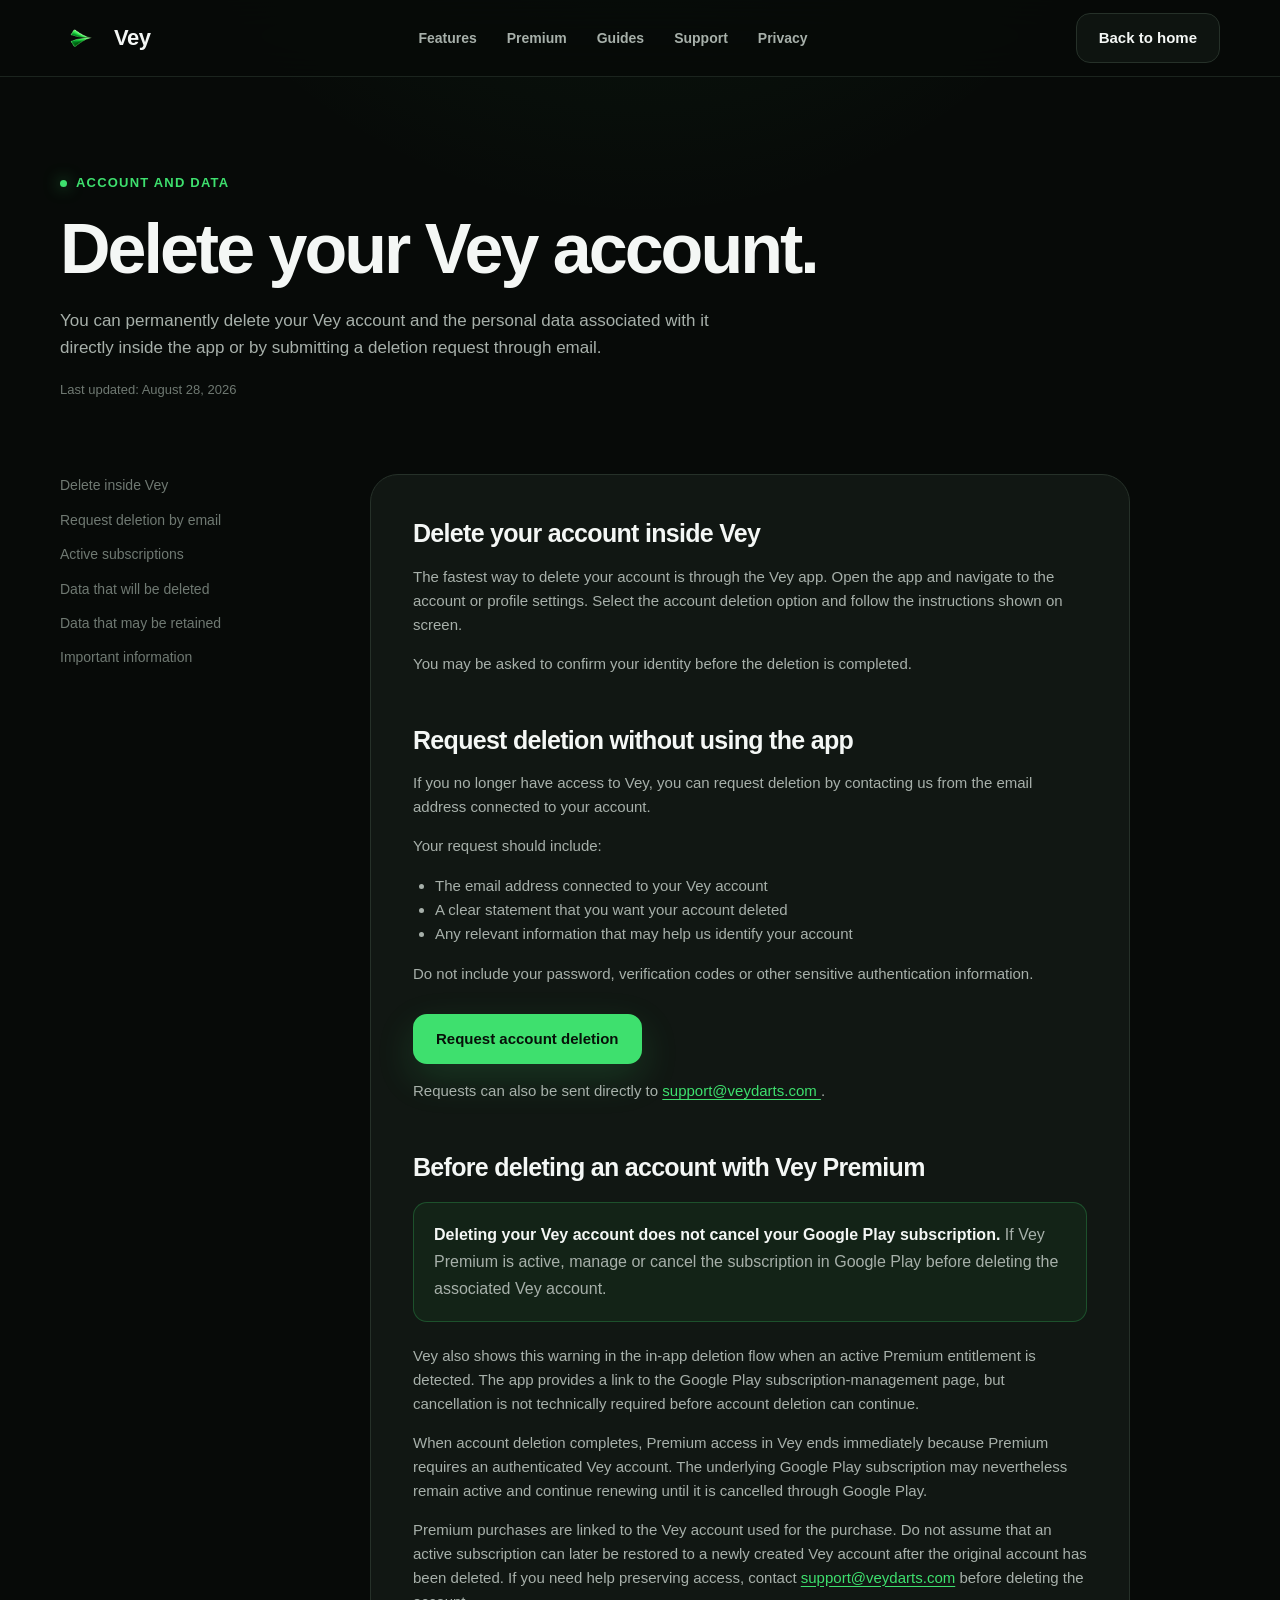
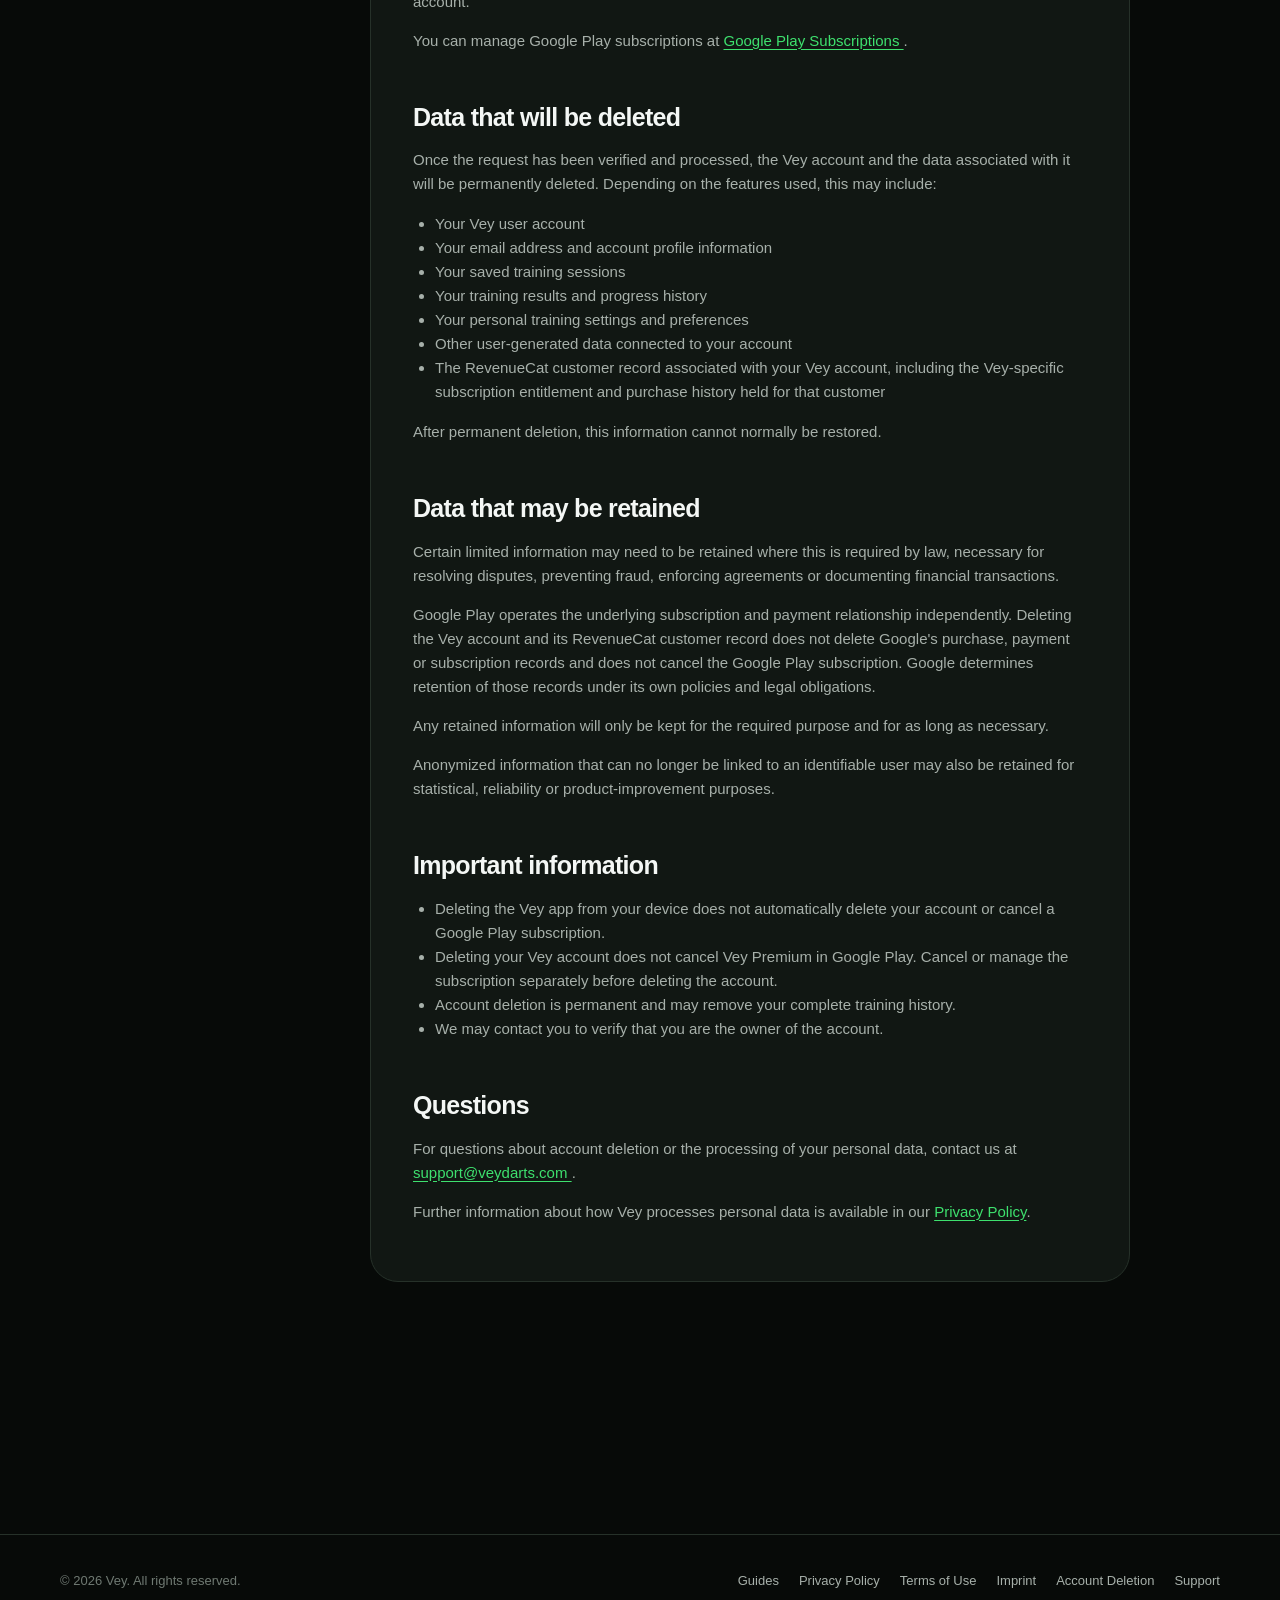
<file: account-deletion.html>
<!doctype html>
<html lang="en">
  <head>
    <meta charset="UTF-8" />
    <meta name="viewport" content="width=device-width, initial-scale=1.0" />

    <title>Account Deletion – Vey</title>

    <meta
      name="description"
      content="Delete your Vey account and learn what happens to Vey Premium and Google Play subscriptions."
    />

    <link rel="canonical" href="https://veydarts.com/account-deletion.html" />


    <meta name="theme-color" content="#070a08" />

    <link rel="icon" type="image/png" href="assets/vey-icon.png" />
    <link rel="apple-touch-icon" href="assets/vey-icon.png" />
    <link rel="stylesheet" href="styles.css" />
  </head>

  <body>
    <!-- Navigation -->
    <header class="site-header">
      <div class="container navigation">
        <a class="brand" href="index.html" aria-label="Vey homepage">
          <img
            class="brand-icon"
            src="assets/vey-icon.png"
            alt="Vey app icon"
          />
          <span>Vey</span>
        </a>

        <nav class="navigation-links" aria-label="Main navigation">
          <a href="index.html#features">Features</a>
          <a href="index.html#premium">Premium</a>
          <a href="guides/">Guides</a>
          <a href="support.html">Support</a>
          <a href="privacy.html">Privacy</a>
        </nav>

        <a class="button button-secondary" href="index.html">
          Back to home
        </a>
      </div>
    </header>

    <main>
      <!-- Page header -->
      <section class="page-hero">
        <div class="container">
          <div class="eyebrow">Account and data</div>

          <h1>Delete your Vey account.</h1>

          <p>
            You can permanently delete your Vey account and the personal data
            associated with it directly inside the app or by submitting a
            deletion request through email.
          </p>

          <span class="updated-date">Last updated: August 28, 2026</span>
        </div>
      </section>

      <!-- Main content -->
      <section class="section" style="padding-top: 20px">
        <div class="container legal-layout">
          <nav class="legal-navigation" aria-label="Page navigation">
            <a href="#in-app">Delete inside Vey</a>
            <a href="#web-request">Request deletion by email</a>
            <a href="#subscriptions">Active subscriptions</a>
            <a href="#deleted-data">Data that will be deleted</a>
            <a href="#retained-data">Data that may be retained</a>
            <a href="#important">Important information</a>
          </nav>

          <article class="legal-content">
            <h2 id="in-app">Delete your account inside Vey</h2>

            <p>
              The fastest way to delete your account is through the Vey app.
              Open the app and navigate to the account or profile settings.
              Select the account deletion option and follow the instructions
              shown on screen.
            </p>

            <p>
              You may be asked to confirm your identity before the deletion is
              completed.
            </p>

            <h2 id="web-request">Request deletion without using the app</h2>

            <p>
              If you no longer have access to Vey, you can request deletion by
              contacting us from the email address connected to your account.
            </p>

            <p>
              Your request should include:
            </p>

            <ul>
              <li>The email address connected to your Vey account</li>
              <li>A clear statement that you want your account deleted</li>
              <li>
                Any relevant information that may help us identify your account
              </li>
            </ul>

            <p>
              Do not include your password, verification codes or other
              sensitive authentication information.
            </p>

            <p style="margin-top: 28px">
              <a
                class="button button-primary"
                href="mailto:support@veydarts.com?subject=Vey%20Account%20Deletion%20Request&amp;body=Hello%20Vey%20Support%2C%0A%0AI%20would%20like%20to%20permanently%20delete%20my%20Vey%20account%20and%20the%20associated%20personal%20data.%0A%0AEmail%20address%20connected%20to%20the%20account%3A%20%0A%0AAdditional%20information%20(optional)%3A%20%0A%0AThank%20you."
                style="text-decoration: none"
              >
                Request account deletion
              </a>
            </p>

            <p>
              Requests can also be sent directly to
              <a href="mailto:support@veydarts.com">
                support@veydarts.com
              </a>.
            </p>

            <h2 id="subscriptions">Before deleting an account with Vey Premium</h2>

            <div class="legal-notice">
              <strong>Deleting your Vey account does not cancel your Google Play subscription.</strong>
              If Vey Premium is active, manage or cancel the subscription in
              Google Play before deleting the associated Vey account.
            </div>

            <p>
              Vey also shows this warning in the in-app deletion flow when an
              active Premium entitlement is detected. The app provides a link to
              the Google Play subscription-management page, but cancellation is
              not technically required before account deletion can continue.
            </p>

            <p>
              When account deletion completes, Premium access in Vey ends
              immediately because Premium requires an authenticated Vey account.
              The underlying Google Play subscription may nevertheless remain
              active and continue renewing until it is cancelled through Google
              Play.
            </p>

            <p>
              Premium purchases are linked to the Vey account used for the
              purchase. Do not assume that an active subscription can later be
              restored to a newly created Vey account after the original account
              has been deleted. If you need help preserving access, contact
              <a href="mailto:support@veydarts.com">support@veydarts.com</a>
              before deleting the account.
            </p>

            <p>
              You can manage Google Play subscriptions at
              <a href="https://play.google.com/store/account/subscriptions" target="_blank" rel="noopener noreferrer">
                Google Play Subscriptions
              </a>.
            </p>

            <h2 id="deleted-data">Data that will be deleted</h2>

            <p>
              Once the request has been verified and processed, the Vey account
              and the data associated with it will be permanently deleted.
              Depending on the features used, this may include:
            </p>

            <ul>
              <li>Your Vey user account</li>
              <li>Your email address and account profile information</li>
              <li>Your saved training sessions</li>
              <li>Your training results and progress history</li>
              <li>Your personal training settings and preferences</li>
              <li>Other user-generated data connected to your account</li>
              <li>
                The RevenueCat customer record associated with your Vey account,
                including the Vey-specific subscription entitlement and purchase
                history held for that customer
              </li>
            </ul>

            <p>
              After permanent deletion, this information cannot normally be
              restored.
            </p>

            <h2 id="retained-data">Data that may be retained</h2>

            <p>
              Certain limited information may need to be retained where this is
              required by law, necessary for resolving disputes, preventing
              fraud, enforcing agreements or documenting financial
              transactions.
            </p>

            <p>
              Google Play operates the underlying subscription and payment
              relationship independently. Deleting the Vey account and its
              RevenueCat customer record does not delete Google's purchase,
              payment or subscription records and does not cancel the Google
              Play subscription. Google determines retention of those records
              under its own policies and legal obligations.
            </p>

            <p>
              Any retained information will only be kept for the required
              purpose and for as long as necessary.
            </p>

            <p>
              Anonymized information that can no longer be linked to an
              identifiable user may also be retained for statistical,
              reliability or product-improvement purposes.
            </p>

            <h2 id="important">Important information</h2>

            <ul>
              <li>
                Deleting the Vey app from your device does not automatically
                delete your account or cancel a Google Play subscription.
              </li>

              <li>
                Deleting your Vey account does not cancel Vey Premium in Google
                Play. Cancel or manage the subscription separately before
                deleting the account.
              </li>

              <li>
                Account deletion is permanent and may remove your complete
                training history.
              </li>

              <li>
                We may contact you to verify that you are the owner of the
                account.
              </li>
            </ul>

            <h2>Questions</h2>

            <p>
              For questions about account deletion or the processing of your
              personal data, contact us at
              <a href="mailto:support@veydarts.com">
                support@veydarts.com
              </a>.
            </p>

            <p>
              Further information about how Vey processes personal data is
              available in our
              <a href="privacy.html">Privacy Policy</a>.
            </p>
          </article>
        </div>
      </section>
    </main>

    <!-- Footer -->
    <footer class="site-footer">
      <div class="container footer-layout">
        <div class="footer-copy">
          © 2026 Vey. All rights reserved.
        </div>

        <nav class="footer-links" aria-label="Legal navigation">
          <a href="guides/">Guides</a>
          <a href="privacy.html">Privacy Policy</a>
          <a href="terms.html">Terms of Use</a>
          <a href="imprint.html">Imprint</a>
          <a href="account-deletion.html">Account Deletion</a>
          <a href="support.html">Support</a>
        </nav>
      </div>
    </footer>
  </body>
</html>
</file>
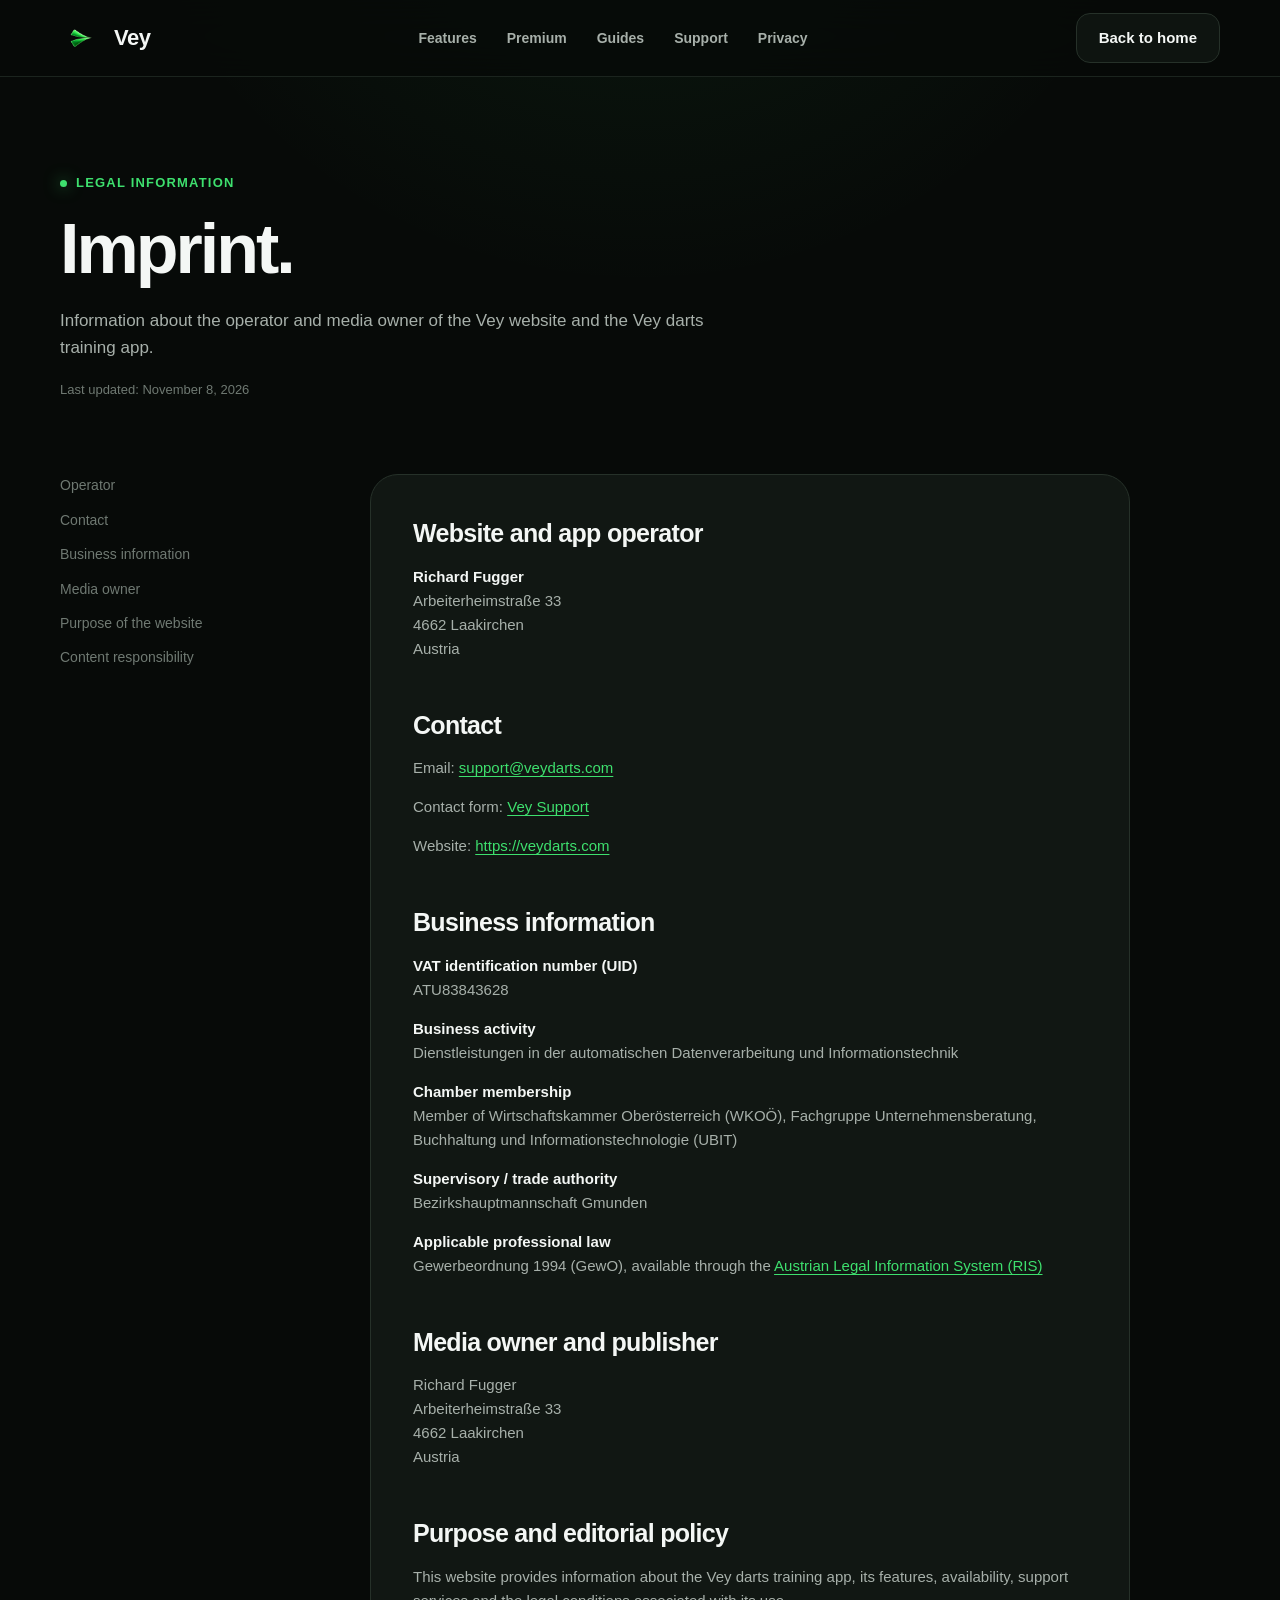
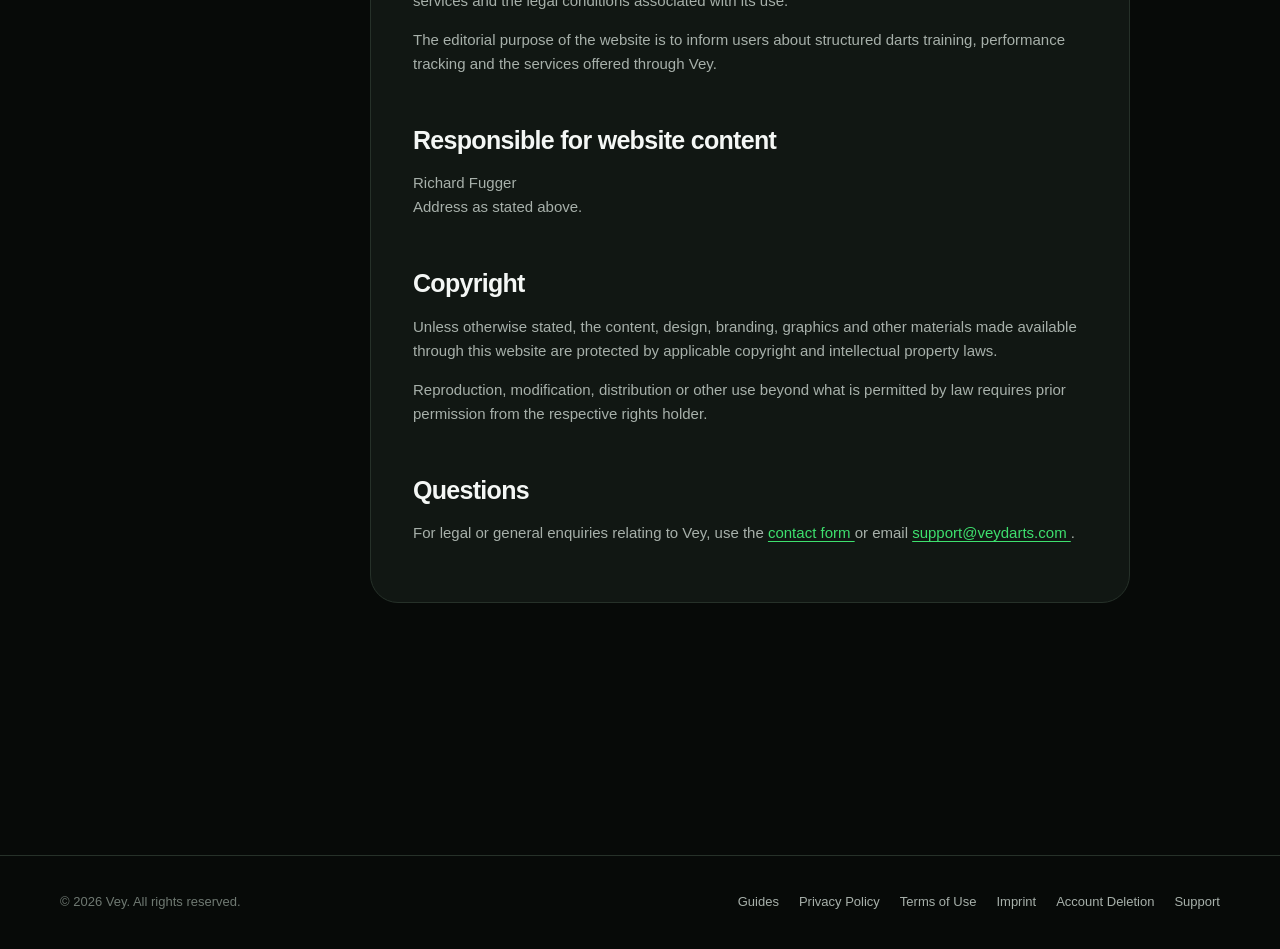
<file: imprint.html>
<!doctype html>
<html lang="en">
  <head>
    <meta charset="UTF-8" />
    <meta name="viewport" content="width=device-width, initial-scale=1.0" />

    <title>Imprint – Vey</title>

    <meta
      name="description"
      content="Legal information and contact details for the Vey website and darts training app."
    />

    <link rel="canonical" href="https://veydarts.com/imprint.html" />


    <meta name="theme-color" content="#070a08" />

    <link rel="icon" type="image/png" href="assets/vey-icon.png" />
    <link rel="apple-touch-icon" href="assets/vey-icon.png" />
    <link rel="stylesheet" href="styles.css" />
  </head>

  <body>
    <!-- Navigation -->
    <header class="site-header">
      <div class="container navigation">
        <a class="brand" href="index.html" aria-label="Vey homepage">
          <img
            class="brand-icon"
            src="assets/vey-icon.png"
            alt="Vey app icon"
          />
          <span>Vey</span>
        </a>

        <nav class="navigation-links" aria-label="Main navigation">
          <a href="index.html#features">Features</a>
          <a href="index.html#premium">Premium</a>
          <a href="guides/">Guides</a>
          <a href="support.html">Support</a>
          <a href="privacy.html">Privacy</a>
        </nav>

        <a class="button button-secondary" href="index.html">
          Back to home
        </a>
      </div>
    </header>

    <main>
      <!-- Page header -->
      <section class="page-hero">
        <div class="container">
          <div class="eyebrow">Legal information</div>

          <h1>Imprint.</h1>

          <p>
            Information about the operator and media owner of the Vey website
            and the Vey darts training app.
          </p>

          <span class="updated-date">Last updated: November 8, 2026</span>
        </div>
      </section>

      <!-- Imprint content -->
      <section class="section" style="padding-top: 20px">
        <div class="container legal-layout">
          <nav class="legal-navigation" aria-label="Page navigation">
            <a href="#operator">Operator</a>
            <a href="#contact">Contact</a>
            <a href="#business">Business information</a>
            <a href="#media-owner">Media owner</a>
            <a href="#purpose">Purpose of the website</a>
            <a href="#responsibility">Content responsibility</a>
          </nav>

          <article class="legal-content">
            <h2 id="operator">Website and app operator</h2>

            <p>
              <strong style="color: var(--text-primary)">
                Richard Fugger
              </strong>
              <br />
              Arbeiterheimstraße 33
              <br />
              4662 Laakirchen
              <br />
              Austria
            </p>

            <h2 id="contact">Contact</h2>

            <p>
              Email:
              <a href="mailto:support@veydarts.com">
                support@veydarts.com
              </a>
            </p>

            <p>
              Contact form:
              <a href="support.html">
                Vey Support
              </a>
            </p>

            <p>
              Website:
              <a href="https://veydarts.com">
                https://veydarts.com
              </a>
            </p>

            <h2 id="business">Business information</h2>

            <p>
              <strong style="color: var(--text-primary)">VAT identification number (UID)</strong>
              <br />
              ATU83843628
            </p>

            <p>
              <strong style="color: var(--text-primary)">Business activity</strong>
              <br />
              Dienstleistungen in der automatischen Datenverarbeitung und
              Informationstechnik
            </p>

            <p>
              <strong style="color: var(--text-primary)">Chamber membership</strong>
              <br />
              Member of Wirtschaftskammer Oberösterreich (WKOÖ), Fachgruppe
              Unternehmensberatung, Buchhaltung und Informationstechnologie
              (UBIT)
            </p>

            <p>
              <strong style="color: var(--text-primary)">Supervisory / trade authority</strong>
              <br />
              Bezirkshauptmannschaft Gmunden
            </p>

            <p>
              <strong style="color: var(--text-primary)">Applicable professional law</strong>
              <br />
              Gewerbeordnung 1994 (GewO), available through the
              <a
                href="https://www.ris.bka.gv.at/"
                target="_blank"
                rel="noopener noreferrer"
              >
                Austrian Legal Information System (RIS)
              </a>
            </p>

            <h2 id="media-owner">Media owner and publisher</h2>

            <p>
              Richard Fugger
              <br />
              Arbeiterheimstraße 33
              <br />
              4662 Laakirchen
              <br />
              Austria
            </p>

            <h2 id="purpose">Purpose and editorial policy</h2>

            <p>
              This website provides information about the Vey darts training
              app, its features, availability, support services and the legal
              conditions associated with its use.
            </p>

            <p>
              The editorial purpose of the website is to inform users about
              structured darts training, performance tracking and the services
              offered through Vey.
            </p>

            <h2 id="responsibility">Responsible for website content</h2>

            <p>
              Richard Fugger
              <br />
              Address as stated above.
            </p>

            <h2>Copyright</h2>

            <p>
              Unless otherwise stated, the content, design, branding, graphics
              and other materials made available through this website are
              protected by applicable copyright and intellectual property laws.
            </p>

            <p>
              Reproduction, modification, distribution or other use beyond what
              is permitted by law requires prior permission from the respective
              rights holder.
            </p>

            <h2>Questions</h2>

            <p>
              For legal or general enquiries relating to Vey, use the
              <a href="support.html">
                contact form
              </a>
              or email
              <a href="mailto:support@veydarts.com">
                support@veydarts.com
              </a>.
            </p>
          </article>
        </div>
      </section>
    </main>

    <!-- Footer -->
    <footer class="site-footer">
      <div class="container footer-layout">
        <div class="footer-copy">
          © 2026 Vey. All rights reserved.
        </div>

        <nav class="footer-links" aria-label="Legal navigation">
          <a href="guides/">Guides</a>
          <a href="privacy.html">Privacy Policy</a>
          <a href="terms.html">Terms of Use</a>
          <a href="imprint.html">Imprint</a>
          <a href="account-deletion.html">Account Deletion</a>
          <a href="support.html">Support</a>
        </nav>
      </div>
    </footer>
  </body>
</html>
</file>
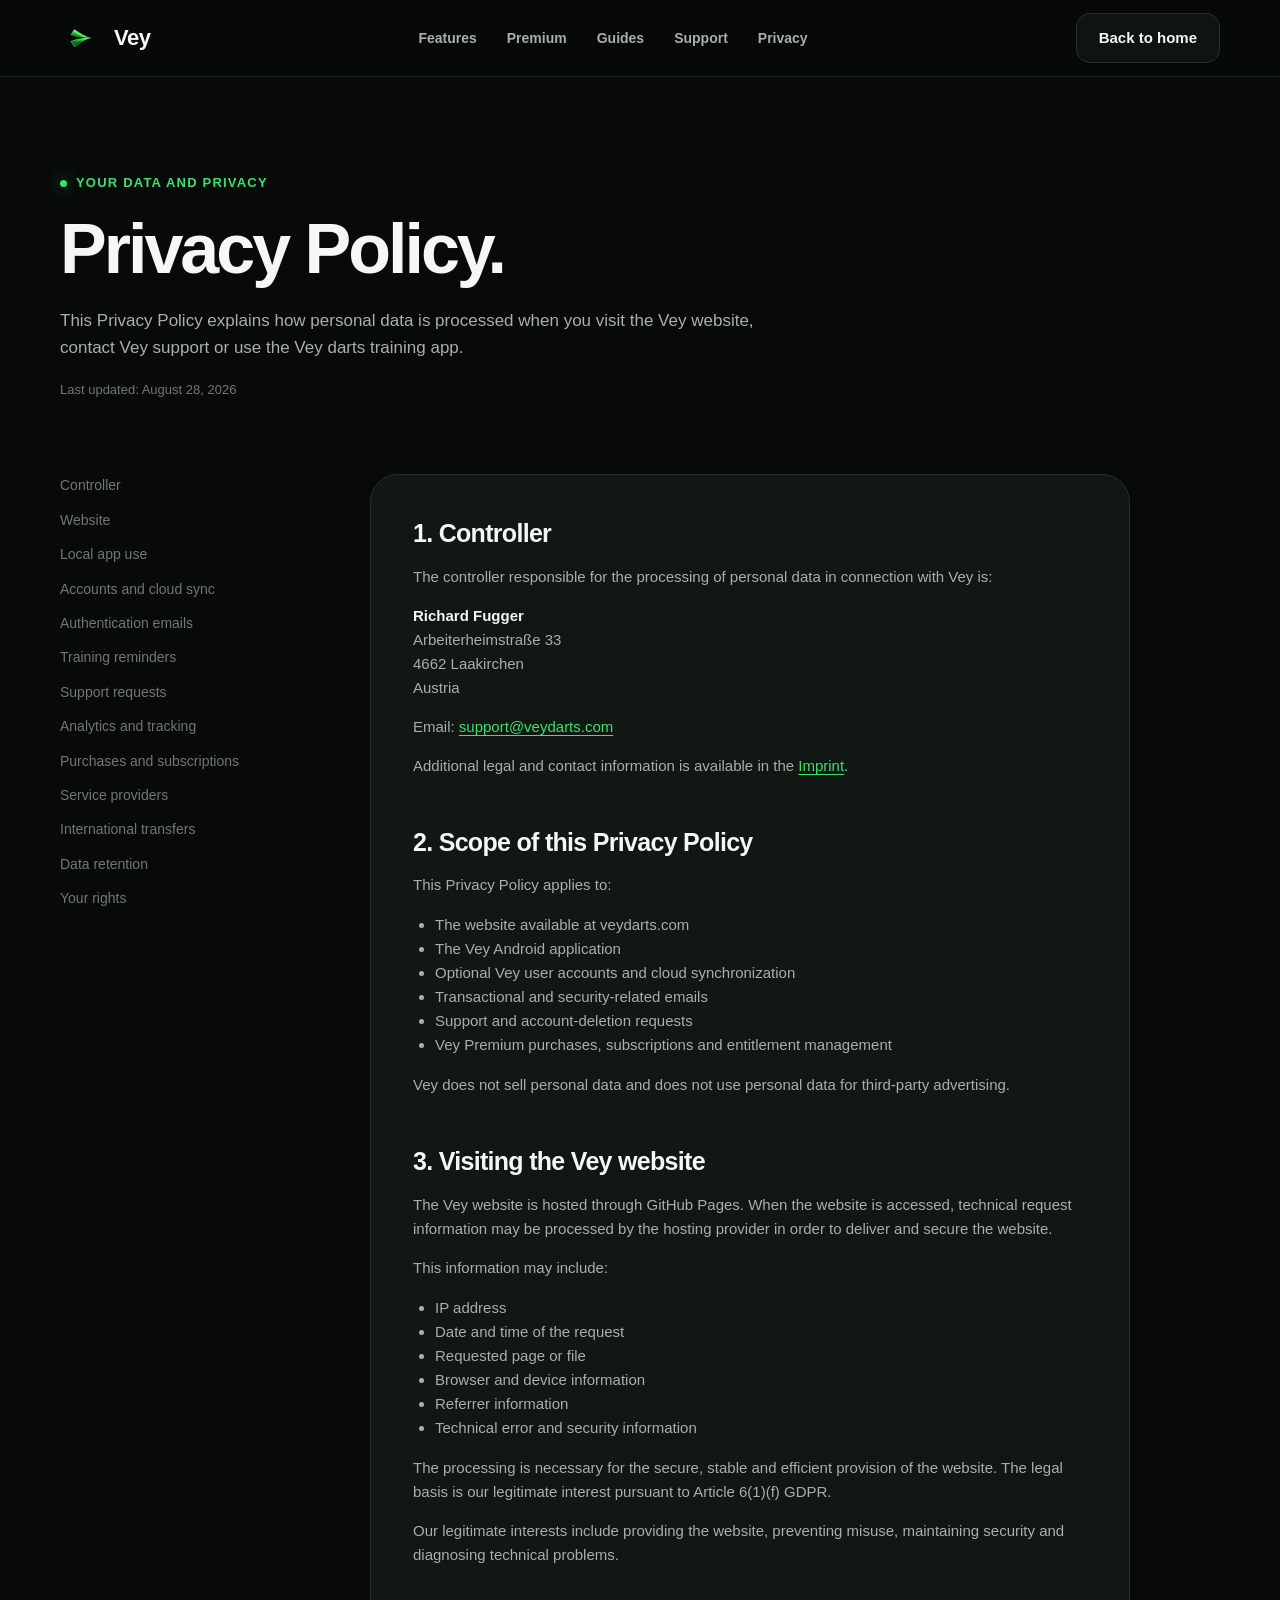
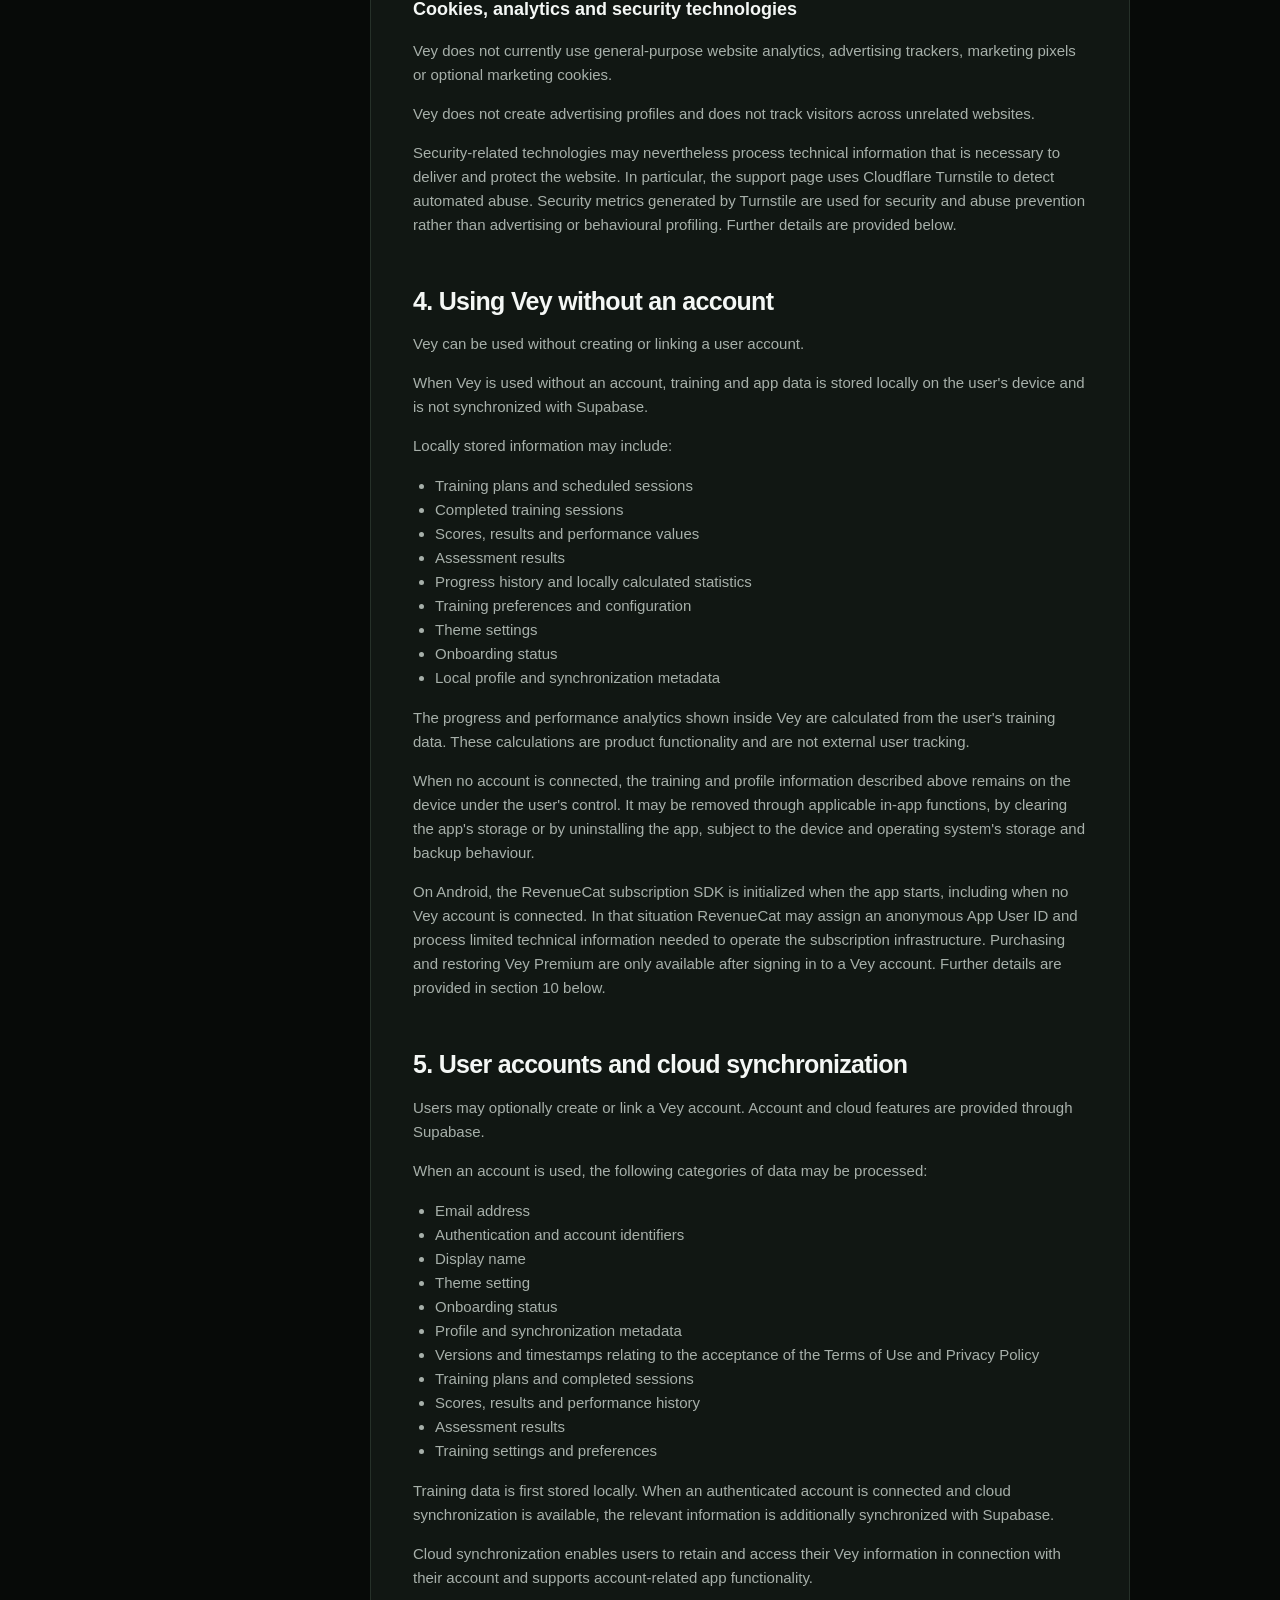
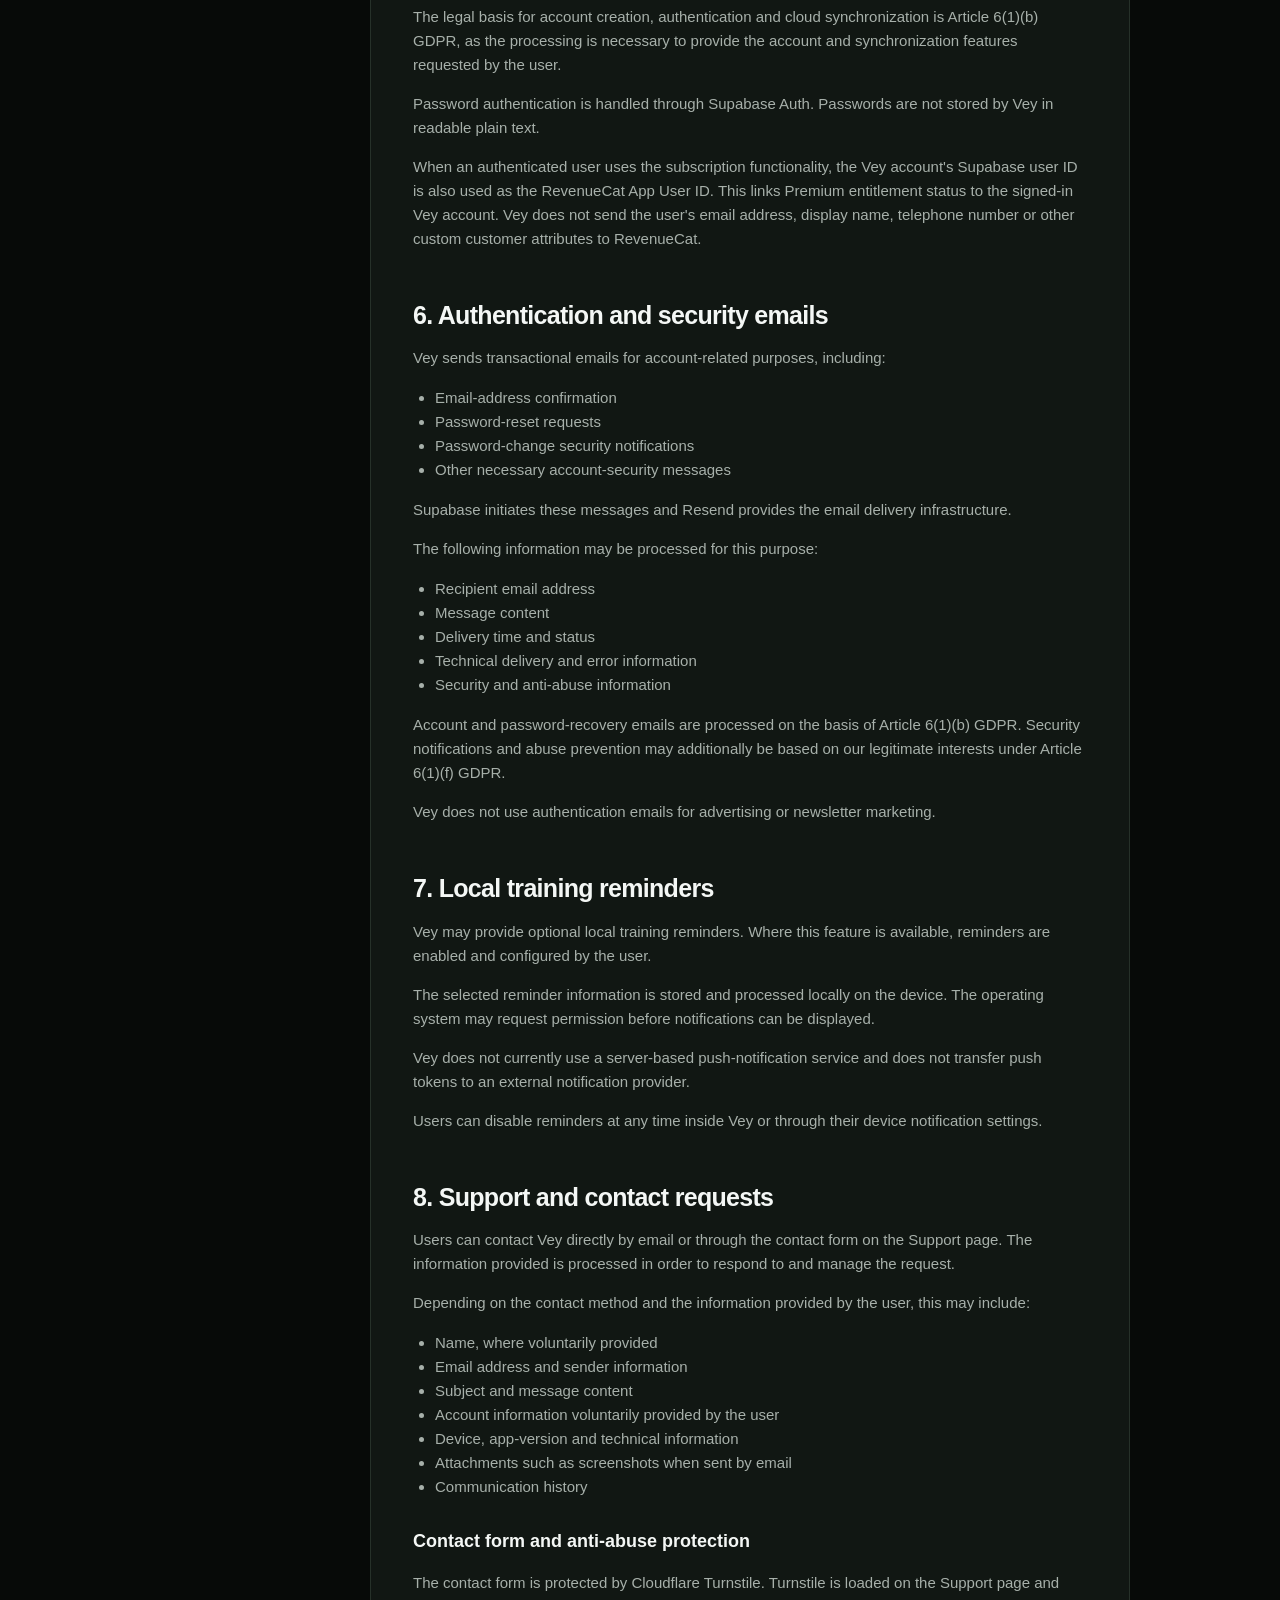
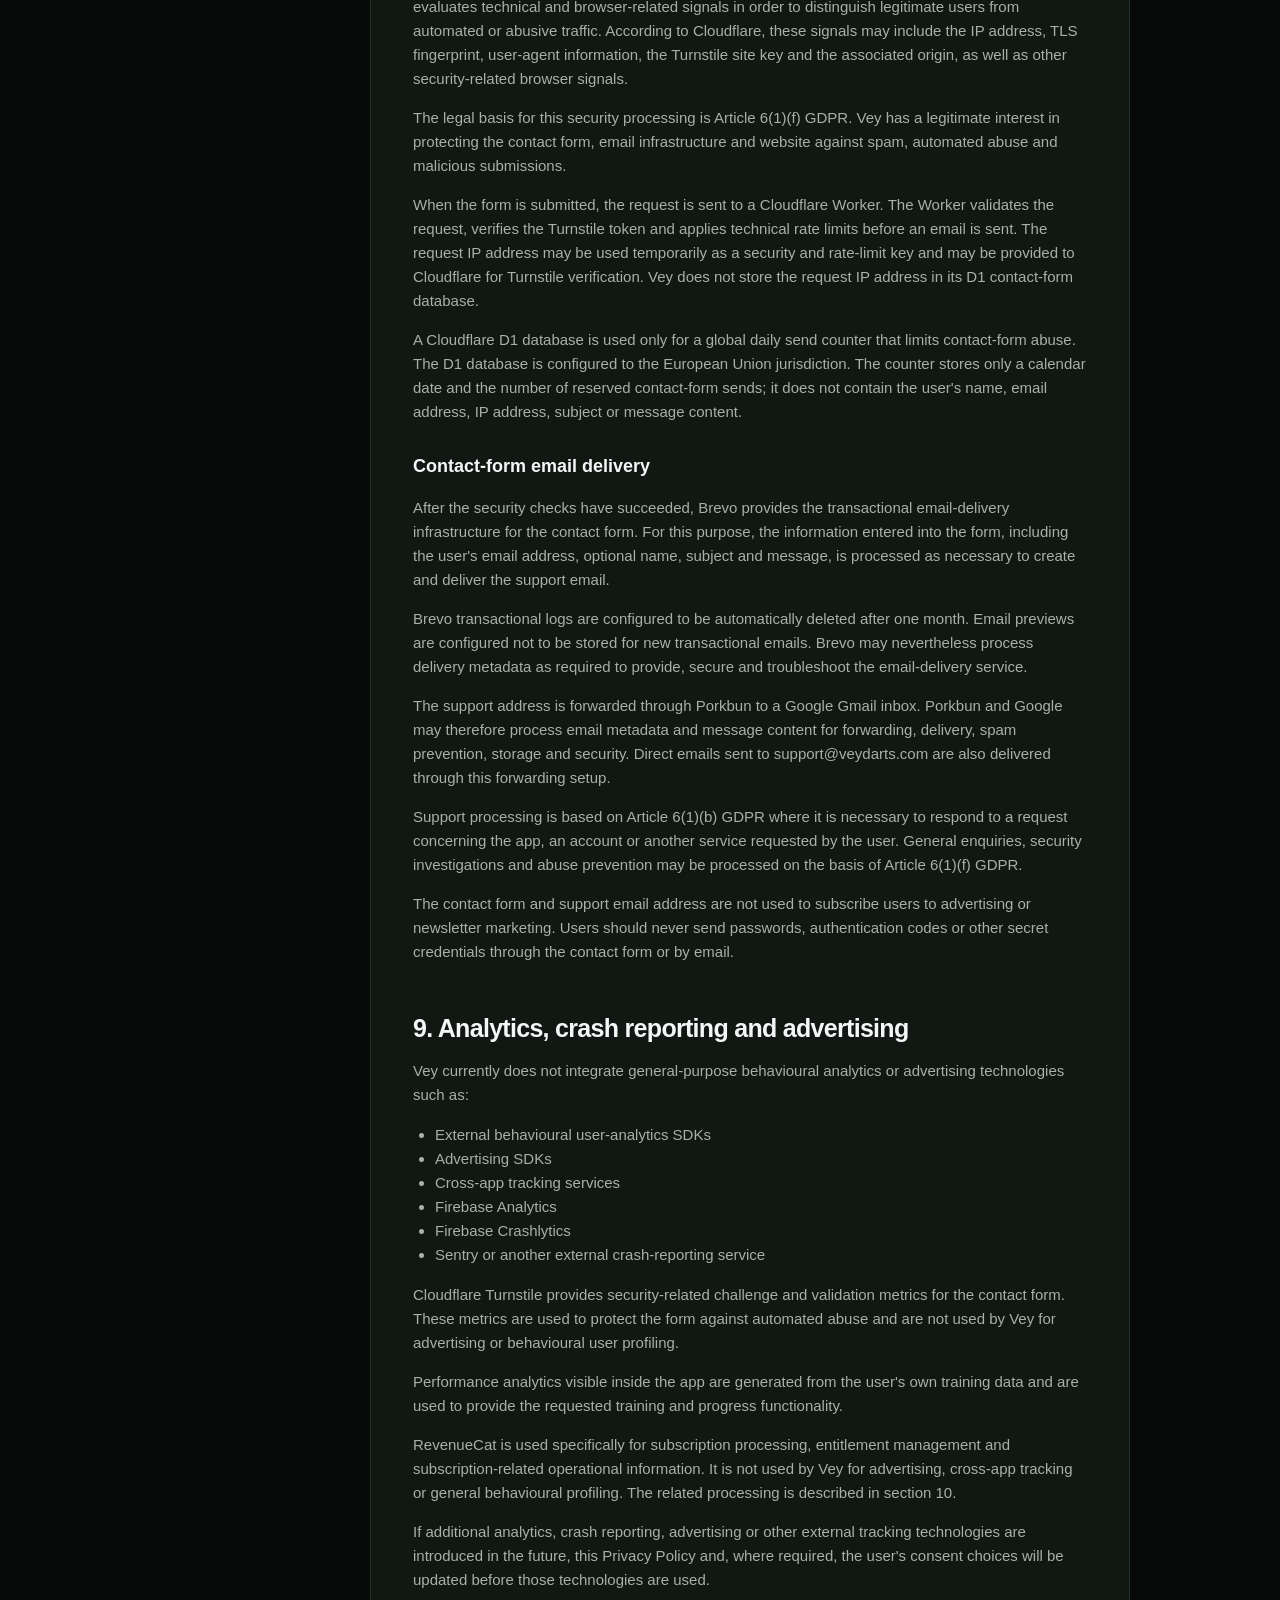
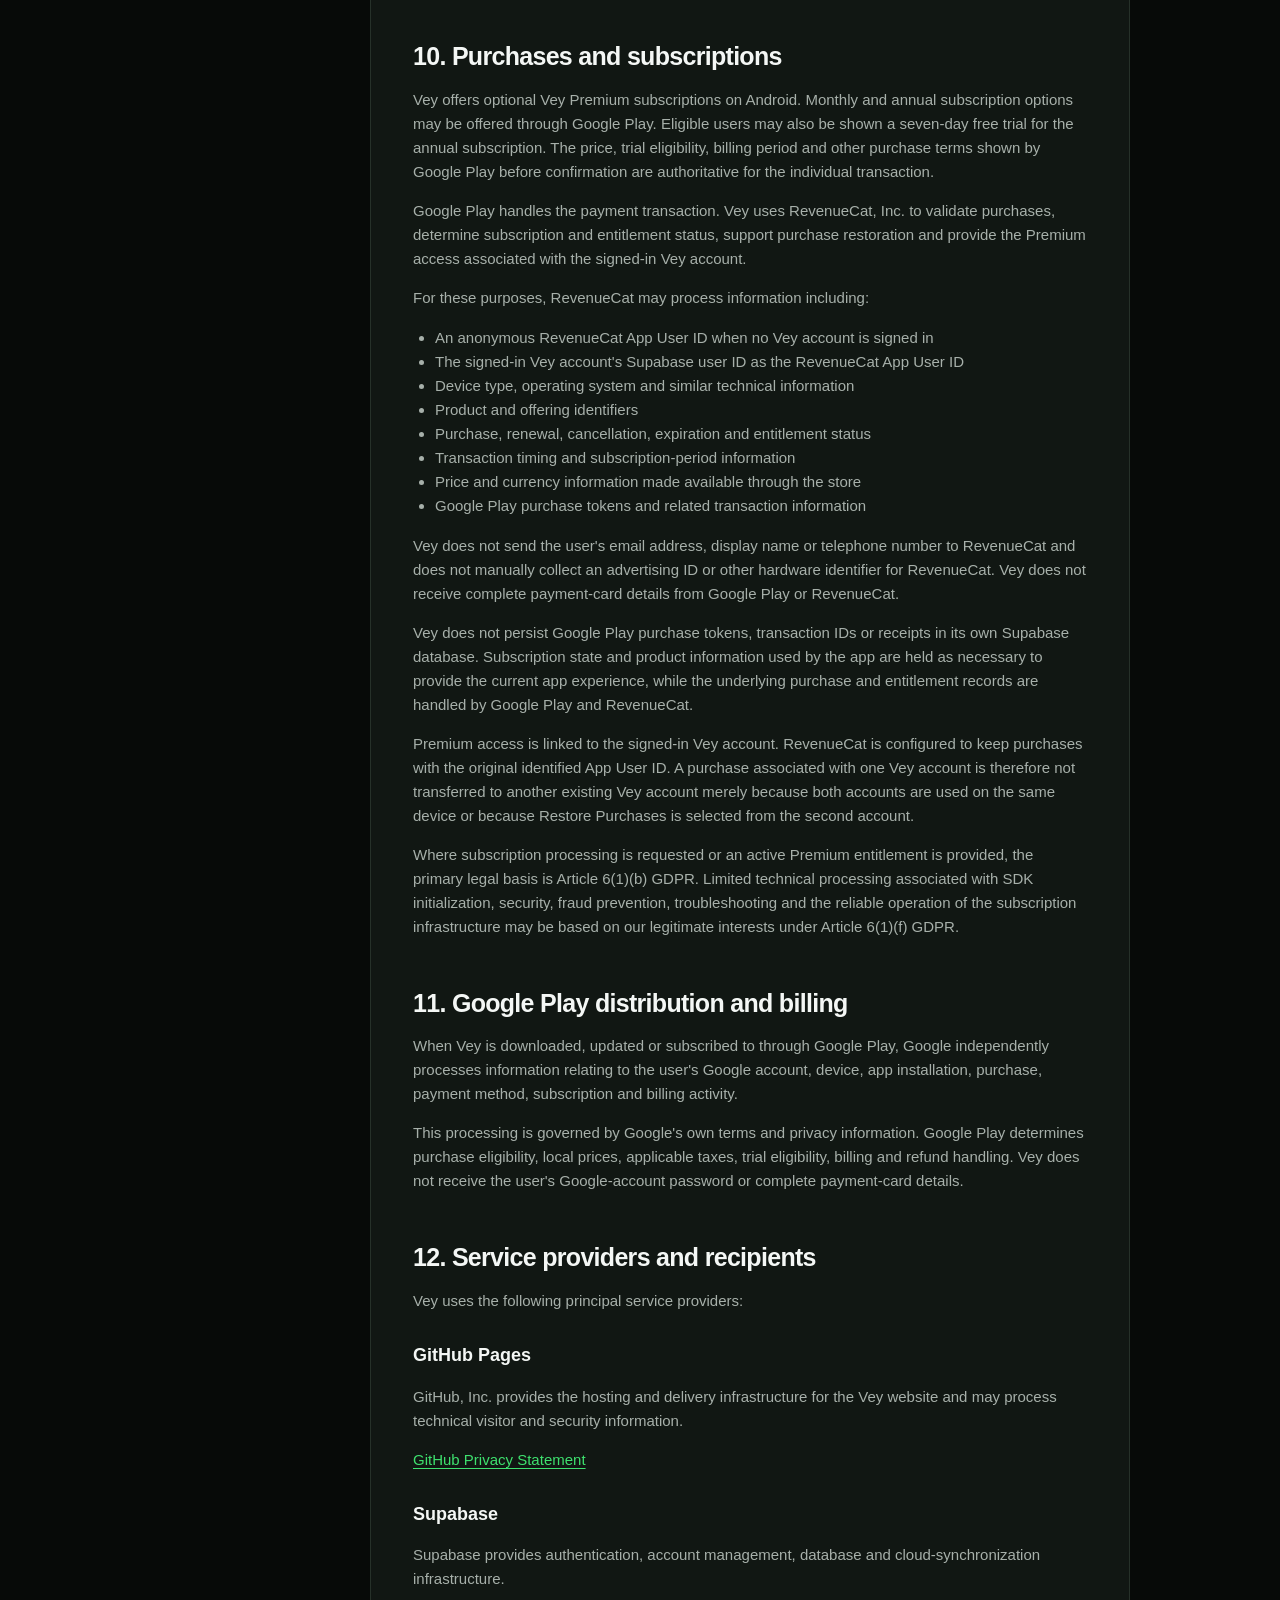
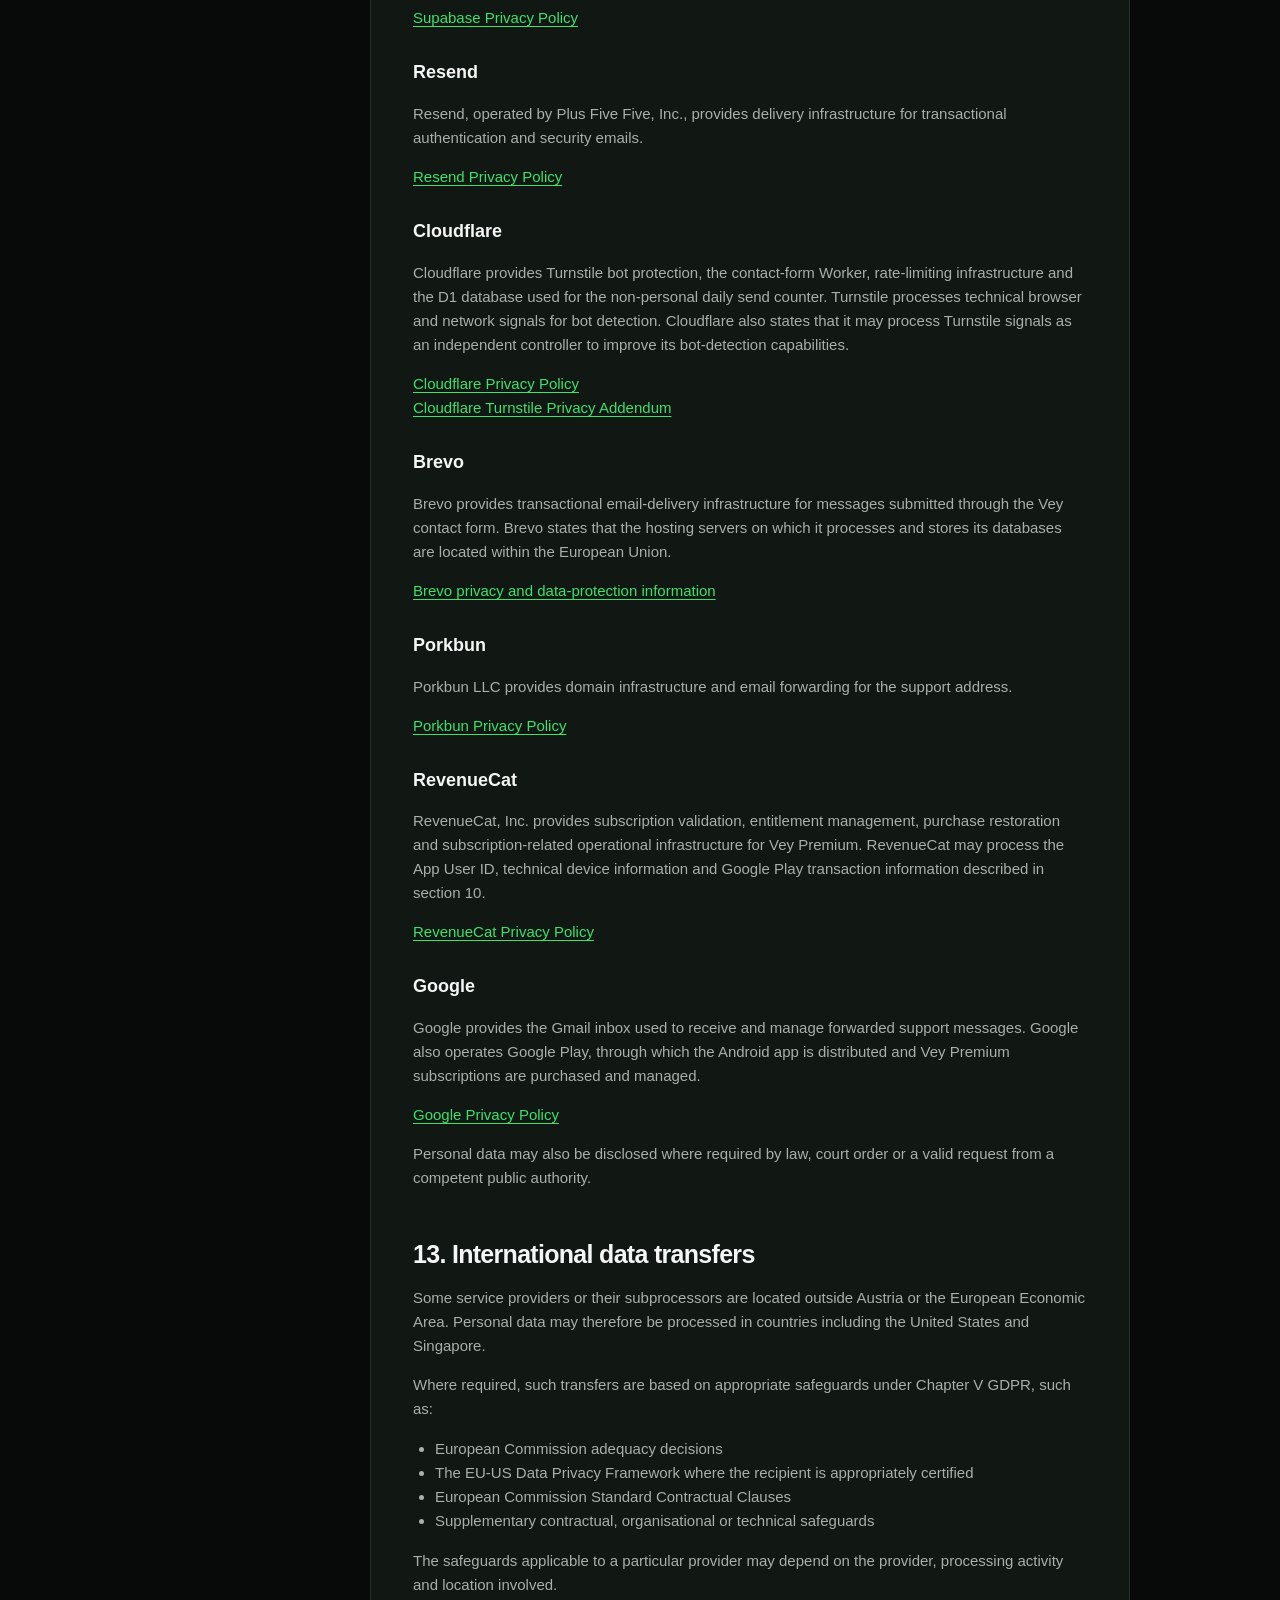
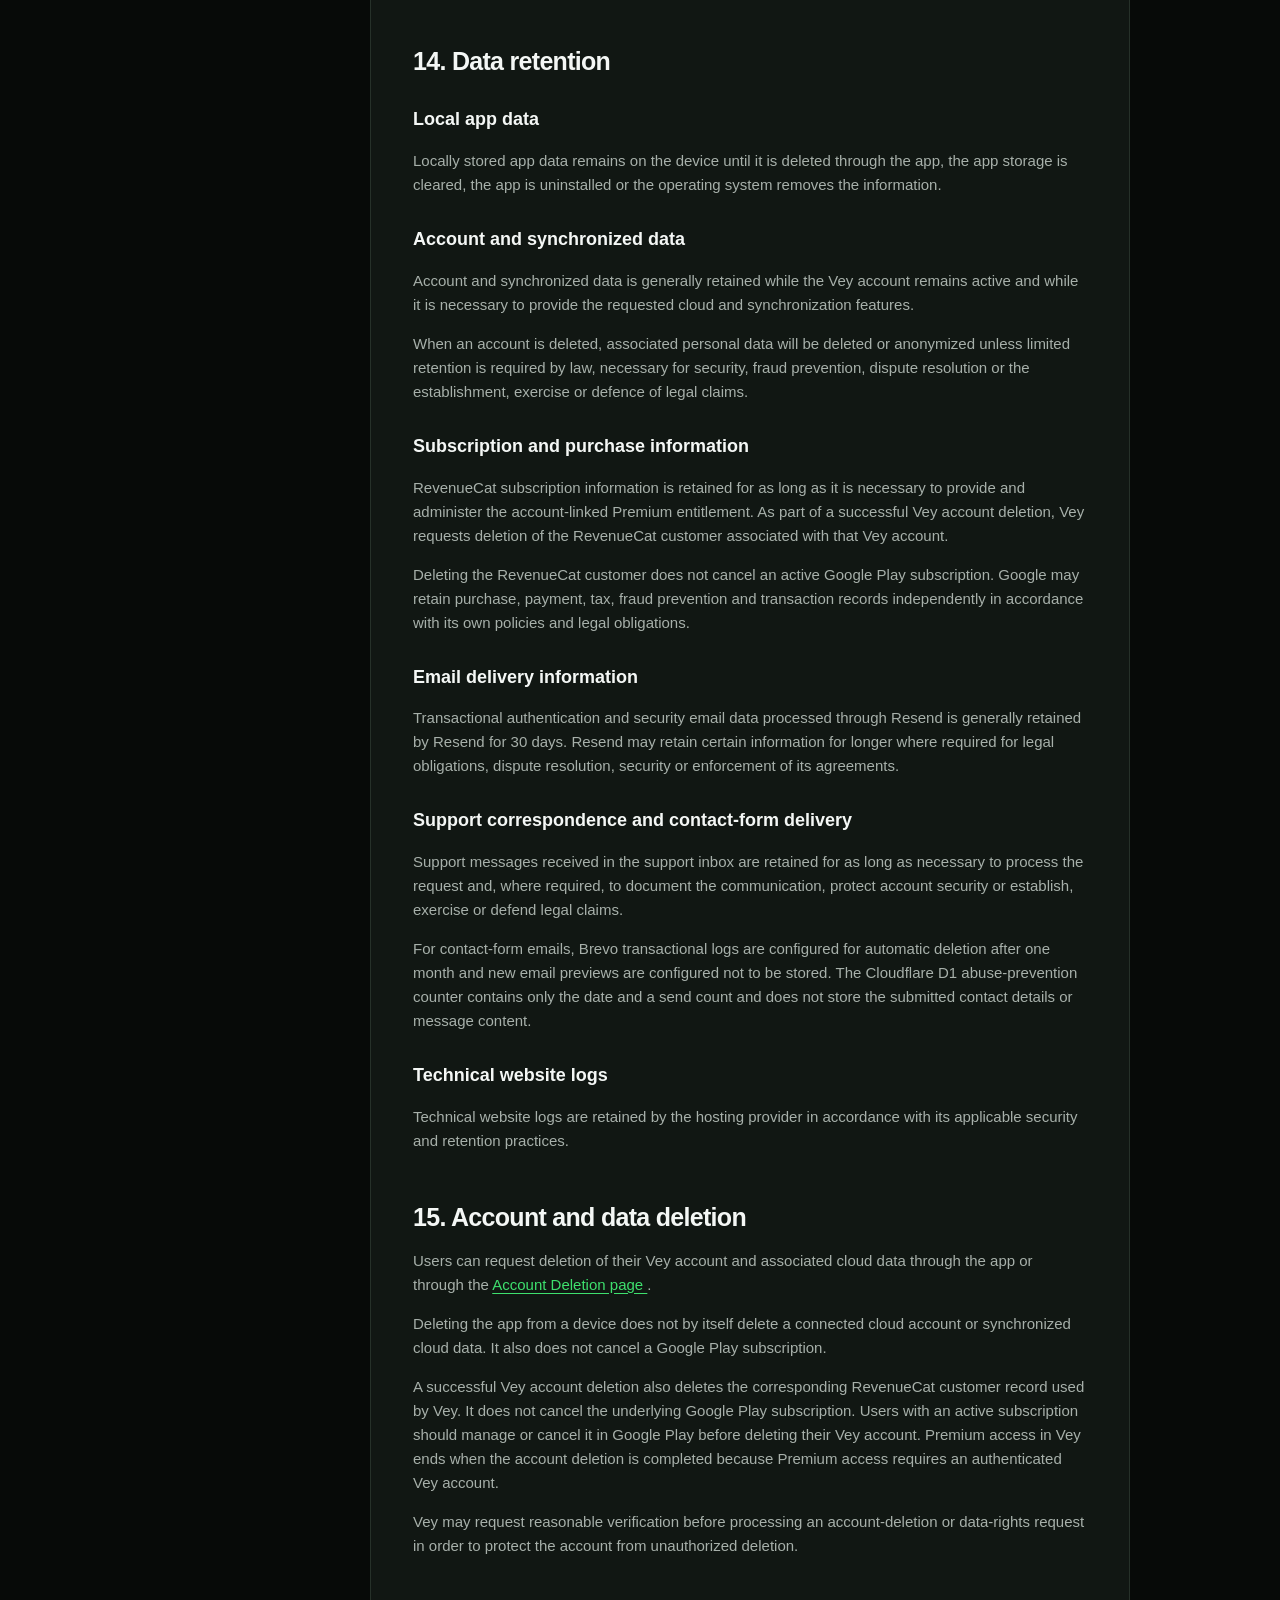
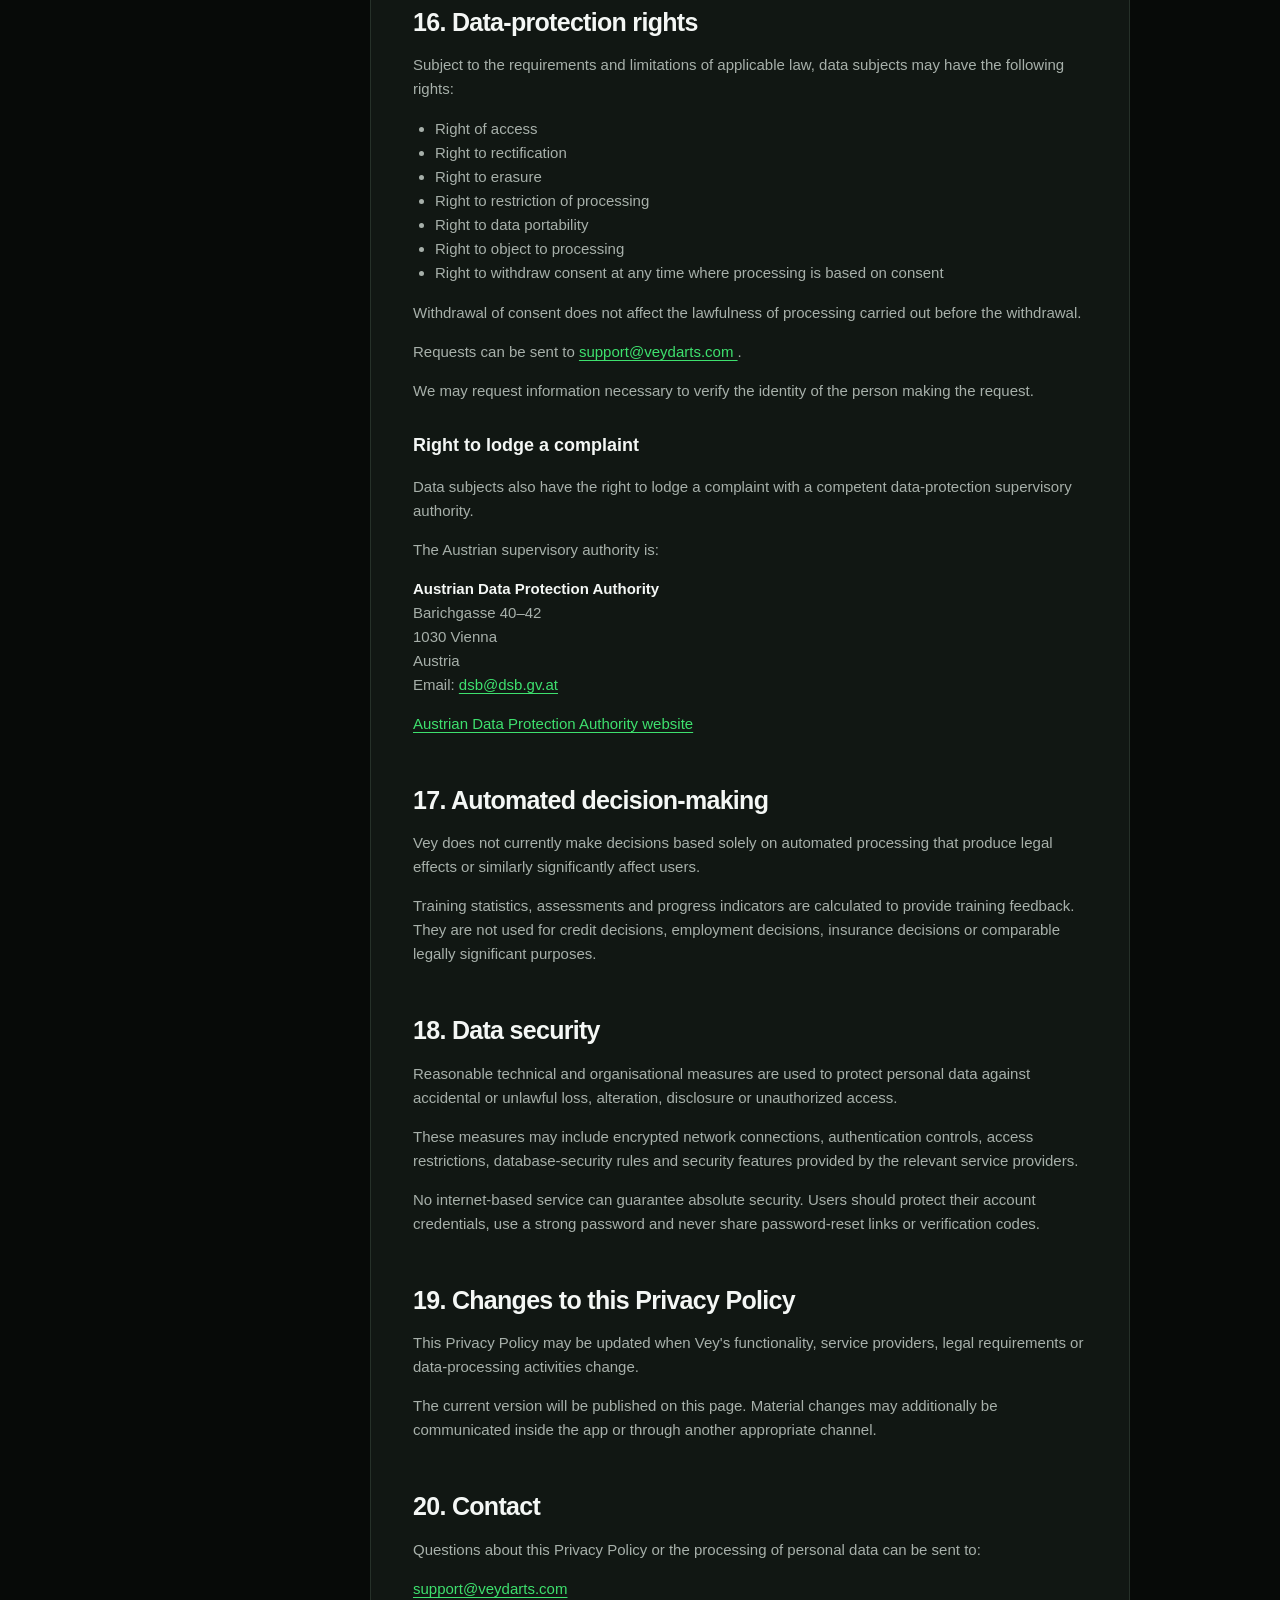
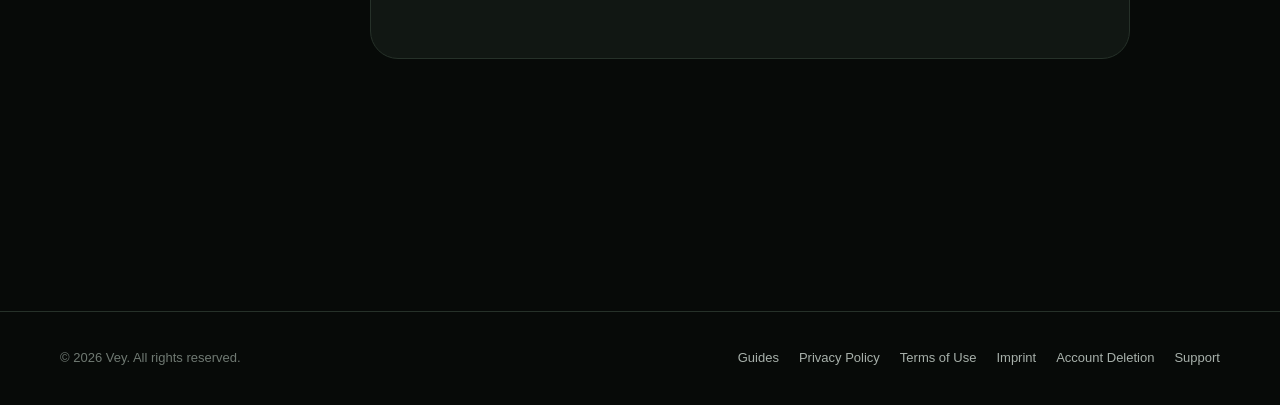
<file: privacy.html>
<!doctype html>
<html lang="en">

<head>
  <meta charset="UTF-8" />
  <meta name="viewport" content="width=device-width, initial-scale=1.0" />

  <title>Privacy Policy – Vey</title>

  <meta name="description"
    content="Learn how Vey processes personal data, account information, subscriptions and information related to third-party services." />

  <link rel="canonical" href="https://veydarts.com/privacy.html" />


  <meta name="theme-color" content="#070a08" />

  <link rel="icon" type="image/png" href="assets/vey-icon.png" />
  <link rel="apple-touch-icon" href="assets/vey-icon.png" />
  <link rel="stylesheet" href="styles.css" />
</head>

<body>
  <!-- Navigation -->
  <header class="site-header">
    <div class="container navigation">
      <a class="brand" href="index.html" aria-label="Vey homepage">
        <img class="brand-icon" src="assets/vey-icon.png" alt="Vey app icon" />
        <span>Vey</span>
      </a>

      <nav class="navigation-links" aria-label="Main navigation">
        <a href="index.html#features">Features</a>
        <a href="index.html#premium">Premium</a>
          <a href="guides/">Guides</a>
        <a href="support.html">Support</a>
        <a href="privacy.html">Privacy</a>
      </nav>

      <a class="button button-secondary" href="index.html">
        Back to home
      </a>
    </div>
  </header>

  <main>
    <!-- Page header -->
    <section class="page-hero">
      <div class="container">
        <div class="eyebrow">Your data and privacy</div>

        <h1>Privacy Policy.</h1>

        <p>
          This Privacy Policy explains how personal data is processed when
          you visit the Vey website, contact Vey support or use the Vey darts
          training app.
        </p>

        <span class="updated-date">
          Last updated: August 28, 2026
        </span>
      </div>
    </section>

    <!-- Privacy content -->
    <section class="section" style="padding-top: 20px">
      <div class="container legal-layout">
        <nav class="legal-navigation" aria-label="Page navigation">
          <a href="#controller">Controller</a>
          <a href="#website">Website</a>
          <a href="#local-use">Local app use</a>
          <a href="#accounts">Accounts and cloud sync</a>
          <a href="#emails">Authentication emails</a>
          <a href="#reminders">Training reminders</a>
          <a href="#support">Support requests</a>
          <a href="#tracking">Analytics and tracking</a>
          <a href="#purchases">Purchases and subscriptions</a>
          <a href="#providers">Service providers</a>
          <a href="#transfers">International transfers</a>
          <a href="#retention">Data retention</a>
          <a href="#rights">Your rights</a>
        </nav>

        <article class="legal-content">
          <h2 id="controller">1. Controller</h2>

          <p>
            The controller responsible for the processing of personal data
            in connection with Vey is:
          </p>

          <p>
            <strong style="color: var(--text-primary)">
              Richard Fugger
            </strong>
            <br />
            Arbeiterheimstraße 33
            <br />
            4662 Laakirchen
            <br />
            Austria
          </p>

          <p>
            Email:
            <a href="mailto:support@veydarts.com">
              support@veydarts.com
            </a>
          </p>

          <p>
            Additional legal and contact information is available in the
            <a href="imprint.html">Imprint</a>.
          </p>

          <h2>2. Scope of this Privacy Policy</h2>

          <p>
            This Privacy Policy applies to:
          </p>

          <ul>
            <li>The website available at veydarts.com</li>
            <li>The Vey Android application</li>
            <li>Optional Vey user accounts and cloud synchronization</li>
            <li>Transactional and security-related emails</li>
            <li>Support and account-deletion requests</li>
            <li>Vey Premium purchases, subscriptions and entitlement management</li>
          </ul>

          <p>
            Vey does not sell personal data and does not use personal data
            for third-party advertising.
          </p>

          <h2 id="website">3. Visiting the Vey website</h2>

          <p>
            The Vey website is hosted through GitHub Pages. When the website
            is accessed, technical request information may be processed by
            the hosting provider in order to deliver and secure the website.
          </p>

          <p>
            This information may include:
          </p>

          <ul>
            <li>IP address</li>
            <li>Date and time of the request</li>
            <li>Requested page or file</li>
            <li>Browser and device information</li>
            <li>Referrer information</li>
            <li>Technical error and security information</li>
          </ul>

          <p>
            The processing is necessary for the secure, stable and efficient
            provision of the website. The legal basis is our legitimate
            interest pursuant to Article 6(1)(f) GDPR.
          </p>

          <p>
            Our legitimate interests include providing the website,
            preventing misuse, maintaining security and diagnosing technical
            problems.
          </p>

          <h3>Cookies, analytics and security technologies</h3>

          <p>
            Vey does not currently use general-purpose website analytics,
            advertising trackers, marketing pixels or optional marketing
            cookies.
          </p>

          <p>
            Vey does not create advertising profiles and does not track
            visitors across unrelated websites.
          </p>

          <p>
            Security-related technologies may nevertheless process technical
            information that is necessary to deliver and protect the website.
            In particular, the support page uses Cloudflare Turnstile to
            detect automated abuse. Security metrics generated by Turnstile
            are used for security and abuse prevention rather than advertising
            or behavioural profiling. Further details are provided below.
          </p>

          <h2 id="local-use">4. Using Vey without an account</h2>

          <p>
            Vey can be used without creating or linking a user account.
          </p>

          <p>
            When Vey is used without an account, training and app data is
            stored locally on the user's device and is not synchronized with
            Supabase.
          </p>

          <p>
            Locally stored information may include:
          </p>

          <ul>
            <li>Training plans and scheduled sessions</li>
            <li>Completed training sessions</li>
            <li>Scores, results and performance values</li>
            <li>Assessment results</li>
            <li>Progress history and locally calculated statistics</li>
            <li>Training preferences and configuration</li>
            <li>Theme settings</li>
            <li>Onboarding status</li>
            <li>Local profile and synchronization metadata</li>
          </ul>

          <p>
            The progress and performance analytics shown inside Vey are
            calculated from the user's training data. These calculations are
            product functionality and are not external user tracking.
          </p>

          <p>
            When no account is connected, the training and profile information
            described above remains on the device under the user's control. It
            may be removed through applicable in-app functions, by clearing the
            app's storage or by uninstalling the app, subject to the device and
            operating system's storage and backup behaviour.
          </p>

          <p>
            On Android, the RevenueCat subscription SDK is initialized when the
            app starts, including when no Vey account is connected. In that
            situation RevenueCat may assign an anonymous App User ID and process
            limited technical information needed to operate the subscription
            infrastructure. Purchasing and restoring Vey Premium are only
            available after signing in to a Vey account. Further details are
            provided in section 10 below.
          </p>

          <h2 id="accounts">5. User accounts and cloud synchronization</h2>

          <p>
            Users may optionally create or link a Vey account. Account and
            cloud features are provided through Supabase.
          </p>

          <p>
            When an account is used, the following categories of data may be
            processed:
          </p>

          <ul>
            <li>Email address</li>
            <li>Authentication and account identifiers</li>
            <li>Display name</li>
            <li>Theme setting</li>
            <li>Onboarding status</li>
            <li>Profile and synchronization metadata</li>
            <li>
              Versions and timestamps relating to the acceptance of the Terms of Use and Privacy Policy
            </li>
            <li>Training plans and completed sessions</li>
            <li>Scores, results and performance history</li>
            <li>Assessment results</li>
            <li>Training settings and preferences</li>
          </ul>

          <p>
            Training data is first stored locally. When an authenticated
            account is connected and cloud synchronization is available, the
            relevant information is additionally synchronized with
            Supabase.
          </p>

          <p>
            Cloud synchronization enables users to retain and access their
            Vey information in connection with their account and supports
            account-related app functionality.
          </p>

          <p>
            The legal basis for account creation, authentication and cloud
            synchronization is Article 6(1)(b) GDPR, as the processing is
            necessary to provide the account and synchronization features
            requested by the user.
          </p>

          <p>
            Password authentication is handled through Supabase Auth.
            Passwords are not stored by Vey in readable plain text.
          </p>

          <p>
            When an authenticated user uses the subscription functionality,
            the Vey account's Supabase user ID is also used as the RevenueCat
            App User ID. This links Premium entitlement status to the signed-in
            Vey account. Vey does not send the user's email address, display
            name, telephone number or other custom customer attributes to
            RevenueCat.
          </p>

          <h2 id="emails">6. Authentication and security emails</h2>

          <p>
            Vey sends transactional emails for account-related purposes,
            including:
          </p>

          <ul>
            <li>Email-address confirmation</li>
            <li>Password-reset requests</li>
            <li>Password-change security notifications</li>
            <li>Other necessary account-security messages</li>
          </ul>

          <p>
            Supabase initiates these messages and Resend provides the email
            delivery infrastructure.
          </p>

          <p>
            The following information may be processed for this purpose:
          </p>

          <ul>
            <li>Recipient email address</li>
            <li>Message content</li>
            <li>Delivery time and status</li>
            <li>Technical delivery and error information</li>
            <li>Security and anti-abuse information</li>
          </ul>

          <p>
            Account and password-recovery emails are processed on the basis
            of Article 6(1)(b) GDPR. Security notifications and abuse
            prevention may additionally be based on our legitimate interests
            under Article 6(1)(f) GDPR.
          </p>

          <p>
            Vey does not use authentication emails for advertising or
            newsletter marketing.
          </p>

          <h2 id="reminders">7. Local training reminders</h2>

          <p>
            Vey may provide optional local training reminders. Where this
            feature is available, reminders are enabled and configured by
            the user.
          </p>

          <p>
            The selected reminder information is stored and processed
            locally on the device. The operating system may request
            permission before notifications can be displayed.
          </p>

          <p>
            Vey does not currently use a server-based push-notification
            service and does not transfer push tokens to an external
            notification provider.
          </p>

          <p>
            Users can disable reminders at any time inside Vey or through
            their device notification settings.
          </p>

          <h2 id="support">8. Support and contact requests</h2>

          <p>
            Users can contact Vey directly by email or through the contact
            form on the Support page. The information provided is processed
            in order to respond to and manage the request.
          </p>

          <p>
            Depending on the contact method and the information provided by
            the user, this may include:
          </p>

          <ul>
            <li>Name, where voluntarily provided</li>
            <li>Email address and sender information</li>
            <li>Subject and message content</li>
            <li>Account information voluntarily provided by the user</li>
            <li>Device, app-version and technical information</li>
            <li>Attachments such as screenshots when sent by email</li>
            <li>Communication history</li>
          </ul>

          <h3>Contact form and anti-abuse protection</h3>

          <p>
            The contact form is protected by Cloudflare Turnstile. Turnstile
            is loaded on the Support page and evaluates technical and
            browser-related signals in order to distinguish legitimate users
            from automated or abusive traffic. According to Cloudflare, these
            signals may include the IP address, TLS fingerprint, user-agent
            information, the Turnstile site key and the associated origin, as
            well as other security-related browser signals.
          </p>

          <p>
            The legal basis for this security processing is Article 6(1)(f)
            GDPR. Vey has a legitimate interest in protecting the contact form,
            email infrastructure and website against spam, automated abuse and
            malicious submissions.
          </p>

          <p>
            When the form is submitted, the request is sent to a Cloudflare
            Worker. The Worker validates the request, verifies the Turnstile
            token and applies technical rate limits before an email is sent.
            The request IP address may be used temporarily as a security and
            rate-limit key and may be provided to Cloudflare for Turnstile
            verification. Vey does not store the request IP address in its D1
            contact-form database.
          </p>

          <p>
            A Cloudflare D1 database is used only for a global daily send
            counter that limits contact-form abuse. The D1 database is
            configured to the European Union jurisdiction. The counter stores
            only a calendar date and the number of reserved contact-form sends;
            it does not contain the user's name, email address, IP address,
            subject or message content.
          </p>

          <h3>Contact-form email delivery</h3>

          <p>
            After the security checks have succeeded, Brevo provides the
            transactional email-delivery infrastructure for the contact form.
            For this purpose, the information entered into the form, including
            the user's email address, optional name, subject and message, is
            processed as necessary to create and deliver the support email.
          </p>

          <p>
            Brevo transactional logs are configured to be automatically
            deleted after one month. Email previews are configured not to be
            stored for new transactional emails. Brevo may nevertheless
            process delivery metadata as required to provide, secure and
            troubleshoot the email-delivery service.
          </p>

          <p>
            The support address is forwarded through Porkbun to a Google Gmail
            inbox. Porkbun and Google may therefore process email metadata and
            message content for forwarding, delivery, spam prevention, storage
            and security. Direct emails sent to support@veydarts.com are also
            delivered through this forwarding setup.
          </p>

          <p>
            Support processing is based on Article 6(1)(b) GDPR where it is
            necessary to respond to a request concerning the app, an account or
            another service requested by the user. General enquiries, security
            investigations and abuse prevention may be processed on the basis
            of Article 6(1)(f) GDPR.
          </p>

          <p>
            The contact form and support email address are not used to subscribe
            users to advertising or newsletter marketing. Users should never
            send passwords, authentication codes or other secret credentials
            through the contact form or by email.
          </p>

          <h2 id="tracking">9. Analytics, crash reporting and advertising</h2>

          <p>
            Vey currently does not integrate general-purpose behavioural
            analytics or advertising technologies such as:
          </p>

          <ul>
            <li>External behavioural user-analytics SDKs</li>
            <li>Advertising SDKs</li>
            <li>Cross-app tracking services</li>
            <li>Firebase Analytics</li>
            <li>Firebase Crashlytics</li>
            <li>Sentry or another external crash-reporting service</li>
          </ul>

          <p>
            Cloudflare Turnstile provides security-related challenge and
            validation metrics for the contact form. These metrics are used to
            protect the form against automated abuse and are not used by Vey
            for advertising or behavioural user profiling.
          </p>

          <p>
            Performance analytics visible inside the app are generated from
            the user's own training data and are used to provide the
            requested training and progress functionality.
          </p>

          <p>
            RevenueCat is used specifically for subscription processing,
            entitlement management and subscription-related operational
            information. It is not used by Vey for advertising, cross-app
            tracking or general behavioural profiling. The related processing
            is described in section 10.
          </p>

          <p>
            If additional analytics, crash reporting, advertising or other
            external tracking technologies are introduced in the future, this
            Privacy Policy and, where required, the user's consent choices will
            be updated before those technologies are used.
          </p>

          <h2 id="purchases">10. Purchases and subscriptions</h2>

          <p>
            Vey offers optional Vey Premium subscriptions on Android. Monthly
            and annual subscription options may be offered through Google Play.
            Eligible users may also be shown a seven-day free trial for the
            annual subscription. The price, trial eligibility, billing period
            and other purchase terms shown by Google Play before confirmation
            are authoritative for the individual transaction.
          </p>

          <p>
            Google Play handles the payment transaction. Vey uses RevenueCat,
            Inc. to validate purchases, determine subscription and entitlement
            status, support purchase restoration and provide the Premium access
            associated with the signed-in Vey account.
          </p>

          <p>
            For these purposes, RevenueCat may process information including:
          </p>

          <ul>
            <li>An anonymous RevenueCat App User ID when no Vey account is signed in</li>
            <li>The signed-in Vey account's Supabase user ID as the RevenueCat App User ID</li>
            <li>Device type, operating system and similar technical information</li>
            <li>Product and offering identifiers</li>
            <li>Purchase, renewal, cancellation, expiration and entitlement status</li>
            <li>Transaction timing and subscription-period information</li>
            <li>Price and currency information made available through the store</li>
            <li>Google Play purchase tokens and related transaction information</li>
          </ul>

          <p>
            Vey does not send the user's email address, display name or
            telephone number to RevenueCat and does not manually collect an
            advertising ID or other hardware identifier for RevenueCat. Vey
            does not receive complete payment-card details from Google Play or
            RevenueCat.
          </p>

          <p>
            Vey does not persist Google Play purchase tokens, transaction IDs
            or receipts in its own Supabase database. Subscription state and
            product information used by the app are held as necessary to
            provide the current app experience, while the underlying purchase
            and entitlement records are handled by Google Play and RevenueCat.
          </p>

          <p>
            Premium access is linked to the signed-in Vey account. RevenueCat
            is configured to keep purchases with the original identified App
            User ID. A purchase associated with one Vey account is therefore
            not transferred to another existing Vey account merely because both
            accounts are used on the same device or because Restore Purchases is
            selected from the second account.
          </p>

          <p>
            Where subscription processing is requested or an active Premium
            entitlement is provided, the primary legal basis is Article 6(1)(b)
            GDPR. Limited technical processing associated with SDK initialization,
            security, fraud prevention, troubleshooting and the reliable operation
            of the subscription infrastructure may be based on our legitimate
            interests under Article 6(1)(f) GDPR.
          </p>

          <h2>11. Google Play distribution and billing</h2>

          <p>
            When Vey is downloaded, updated or subscribed to through Google
            Play, Google independently processes information relating to the
            user's Google account, device, app installation, purchase, payment
            method, subscription and billing activity.
          </p>

          <p>
            This processing is governed by Google's own terms and privacy
            information. Google Play determines purchase eligibility, local
            prices, applicable taxes, trial eligibility, billing and refund
            handling. Vey does not receive the user's Google-account password
            or complete payment-card details.
          </p>

          <h2 id="providers">12. Service providers and recipients</h2>

          <p>
            Vey uses the following principal service providers:
          </p>

          <h3>GitHub Pages</h3>

          <p>
            GitHub, Inc. provides the hosting and delivery infrastructure for
            the Vey website and may process technical visitor and security
            information.
          </p>

          <p>
            <a href="https://docs.github.com/site-policy/privacy-policies/github-privacy-statement" target="_blank"
              rel="noopener noreferrer">
              GitHub Privacy Statement
            </a>
          </p>

          <h3>Supabase</h3>

          <p>
            Supabase provides authentication, account management, database
            and cloud-synchronization infrastructure.
          </p>

          <p>
            <a href="https://supabase.com/privacy" target="_blank" rel="noopener noreferrer">
              Supabase Privacy Policy
            </a>
          </p>

          <h3>Resend</h3>

          <p>
            Resend, operated by Plus Five Five, Inc., provides delivery
            infrastructure for transactional authentication and security
            emails.
          </p>

          <p>
            <a href="https://resend.com/legal/privacy-policy" target="_blank" rel="noopener noreferrer">
              Resend Privacy Policy
            </a>
          </p>

          <h3>Cloudflare</h3>

          <p>
            Cloudflare provides Turnstile bot protection, the contact-form
            Worker, rate-limiting infrastructure and the D1 database used for
            the non-personal daily send counter. Turnstile processes technical
            browser and network signals for bot detection. Cloudflare also
            states that it may process Turnstile signals as an independent
            controller to improve its bot-detection capabilities.
          </p>

          <p>
            <a href="https://www.cloudflare.com/policies/privacy/" target="_blank" rel="noopener noreferrer">
              Cloudflare Privacy Policy
            </a>
            <br />
            <a href="https://www.cloudflare.com/turnstile-privacy-policy/" target="_blank" rel="noopener noreferrer">
              Cloudflare Turnstile Privacy Addendum
            </a>
          </p>

          <h3>Brevo</h3>

          <p>
            Brevo provides transactional email-delivery infrastructure for
            messages submitted through the Vey contact form. Brevo states that
            the hosting servers on which it processes and stores its databases
            are located within the European Union.
          </p>

          <p>
            <a href="https://help.brevo.com/hc/en-us/sections/360000396424-Privacy-and-confidentiality-of-your-personal-information"
              target="_blank" rel="noopener noreferrer">
              Brevo privacy and data-protection information
            </a>
          </p>

          <h3>Porkbun</h3>

          <p>
            Porkbun LLC provides domain infrastructure and email forwarding
            for the support address.
          </p>

          <p>
            <a href="https://porkbun.com/legal/agreement/privacy_policy" target="_blank" rel="noopener noreferrer">
              Porkbun Privacy Policy
            </a>
          </p>

          <h3>RevenueCat</h3>

          <p>
            RevenueCat, Inc. provides subscription validation, entitlement
            management, purchase restoration and subscription-related
            operational infrastructure for Vey Premium. RevenueCat may process
            the App User ID, technical device information and Google Play
            transaction information described in section 10.
          </p>

          <p>
            <a href="https://www.revenuecat.com/privacy" target="_blank" rel="noopener noreferrer">
              RevenueCat Privacy Policy
            </a>
          </p>

          <h3>Google</h3>

          <p>
            Google provides the Gmail inbox used to receive and manage
            forwarded support messages. Google also operates Google Play,
            through which the Android app is distributed and Vey Premium
            subscriptions are purchased and managed.
          </p>

          <p>
            <a href="https://policies.google.com/privacy" target="_blank" rel="noopener noreferrer">
              Google Privacy Policy
            </a>
          </p>

          <p>
            Personal data may also be disclosed where required by law, court
            order or a valid request from a competent public authority.
          </p>

          <h2 id="transfers">13. International data transfers</h2>

          <p>
            Some service providers or their subprocessors are located
            outside Austria or the European Economic Area. Personal data may
            therefore be processed in countries including the United States
            and Singapore.
          </p>

          <p>
            Where required, such transfers are based on appropriate
            safeguards under Chapter V GDPR, such as:
          </p>

          <ul>
            <li>European Commission adequacy decisions</li>
            <li>
              The EU-US Data Privacy Framework where the recipient is
              appropriately certified
            </li>
            <li>European Commission Standard Contractual Clauses</li>
            <li>
              Supplementary contractual, organisational or technical
              safeguards
            </li>
          </ul>

          <p>
            The safeguards applicable to a particular provider may depend on
            the provider, processing activity and location involved.
          </p>

          <h2 id="retention">14. Data retention</h2>

          <h3>Local app data</h3>

          <p>
            Locally stored app data remains on the device until it is deleted
            through the app, the app storage is cleared, the app is
            uninstalled or the operating system removes the information.
          </p>

          <h3>Account and synchronized data</h3>

          <p>
            Account and synchronized data is generally retained while the
            Vey account remains active and while it is necessary to provide
            the requested cloud and synchronization features.
          </p>

          <p>
            When an account is deleted, associated personal data will be
            deleted or anonymized unless limited retention is required by
            law, necessary for security, fraud prevention, dispute resolution
            or the establishment, exercise or defence of legal claims.
          </p>

          <h3>Subscription and purchase information</h3>

          <p>
            RevenueCat subscription information is retained for as long as it
            is necessary to provide and administer the account-linked Premium
            entitlement. As part of a successful Vey account deletion, Vey
            requests deletion of the RevenueCat customer associated with that
            Vey account.
          </p>

          <p>
            Deleting the RevenueCat customer does not cancel an active Google
            Play subscription. Google may retain purchase, payment, tax, fraud
            prevention and transaction records independently in accordance with
            its own policies and legal obligations.
          </p>

          <h3>Email delivery information</h3>

          <p>
            Transactional authentication and security email data processed through Resend is generally retained by
            Resend for 30 days. Resend may retain certain information for longer
            where required for legal obligations, dispute resolution, security or enforcement of its agreements.
          </p>

          <h3>Support correspondence and contact-form delivery</h3>

          <p>
            Support messages received in the support inbox are retained for as
            long as necessary to process the request and, where required, to
            document the communication, protect account security or establish,
            exercise or defend legal claims.
          </p>

          <p>
            For contact-form emails, Brevo transactional logs are configured
            for automatic deletion after one month and new email previews are
            configured not to be stored. The Cloudflare D1 abuse-prevention
            counter contains only the date and a send count and does not store
            the submitted contact details or message content.
          </p>

          <h3>Technical website logs</h3>

          <p>
            Technical website logs are retained by the hosting provider in
            accordance with its applicable security and retention practices.
          </p>

          <h2>15. Account and data deletion</h2>

          <p>
            Users can request deletion of their Vey account and associated
            cloud data through the app or through the
            <a href="account-deletion.html">
              Account Deletion page
            </a>.
          </p>

          <p>
            Deleting the app from a device does not by itself delete a
            connected cloud account or synchronized cloud data. It also does
            not cancel a Google Play subscription.
          </p>

          <p>
            A successful Vey account deletion also deletes the corresponding
            RevenueCat customer record used by Vey. It does not cancel the
            underlying Google Play subscription. Users with an active
            subscription should manage or cancel it in Google Play before
            deleting their Vey account. Premium access in Vey ends when the
            account deletion is completed because Premium access requires an
            authenticated Vey account.
          </p>

          <p>
            Vey may request reasonable verification before processing an
            account-deletion or data-rights request in order to protect the
            account from unauthorized deletion.
          </p>

          <h2 id="rights">16. Data-protection rights</h2>

          <p>
            Subject to the requirements and limitations of applicable law,
            data subjects may have the following rights:
          </p>

          <ul>
            <li>Right of access</li>
            <li>Right to rectification</li>
            <li>Right to erasure</li>
            <li>Right to restriction of processing</li>
            <li>Right to data portability</li>
            <li>Right to object to processing</li>
            <li>
              Right to withdraw consent at any time where processing is based
              on consent
            </li>
          </ul>

          <p>
            Withdrawal of consent does not affect the lawfulness of
            processing carried out before the withdrawal.
          </p>

          <p>
            Requests can be sent to
            <a href="mailto:support@veydarts.com">
              support@veydarts.com
            </a>.
          </p>

          <p>
            We may request information necessary to verify the identity of
            the person making the request.
          </p>

          <h3>Right to lodge a complaint</h3>

          <p>
            Data subjects also have the right to lodge a complaint with a
            competent data-protection supervisory authority.
          </p>

          <p>
            The Austrian supervisory authority is:
          </p>

          <p>
            <strong style="color: var(--text-primary)">
              Austrian Data Protection Authority
            </strong>
            <br />
            Barichgasse 40–42
            <br />
            1030 Vienna
            <br />
            Austria
            <br />
            Email:
            <a href="mailto:dsb@dsb.gv.at">dsb@dsb.gv.at</a>
          </p>

          <p>
            <a href="https://www.dsb.gv.at/" target="_blank" rel="noopener noreferrer">
              Austrian Data Protection Authority website
            </a>
          </p>

          <h2>17. Automated decision-making</h2>

          <p>
            Vey does not currently make decisions based solely on automated
            processing that produce legal effects or similarly significantly
            affect users.
          </p>

          <p>
            Training statistics, assessments and progress indicators are
            calculated to provide training feedback. They are not used for
            credit decisions, employment decisions, insurance decisions or
            comparable legally significant purposes.
          </p>

          <h2>18. Data security</h2>

          <p>
            Reasonable technical and organisational measures are used to
            protect personal data against accidental or unlawful loss,
            alteration, disclosure or unauthorized access.
          </p>

          <p>
            These measures may include encrypted network connections,
            authentication controls, access restrictions, database-security
            rules and security features provided by the relevant service
            providers.
          </p>

          <p>
            No internet-based service can guarantee absolute security. Users
            should protect their account credentials, use a strong password
            and never share password-reset links or verification codes.
          </p>

          <h2>19. Changes to this Privacy Policy</h2>

          <p>
            This Privacy Policy may be updated when Vey's functionality,
            service providers, legal requirements or data-processing
            activities change.
          </p>

          <p>
            The current version will be published on this page. Material
            changes may additionally be communicated inside the app or
            through another appropriate channel.
          </p>

          <h2>20. Contact</h2>

          <p>
            Questions about this Privacy Policy or the processing of personal
            data can be sent to:
          </p>

          <p>
            <a href="mailto:support@veydarts.com">
              support@veydarts.com
            </a>
          </p>
        </article>
      </div>
    </section>
  </main>

  <!-- Footer -->
  <footer class="site-footer">
    <div class="container footer-layout">
      <div class="footer-copy">
        © 2026 Vey. All rights reserved.
      </div>

      <nav class="footer-links" aria-label="Legal navigation">
          <a href="guides/">Guides</a>
        <a href="privacy.html">Privacy Policy</a>
        <a href="terms.html">Terms of Use</a>
        <a href="imprint.html">Imprint</a>
        <a href="account-deletion.html">Account Deletion</a>
        <a href="support.html">Support</a>
      </nav>
    </div>
  </footer>
</body>

</html>
</file>
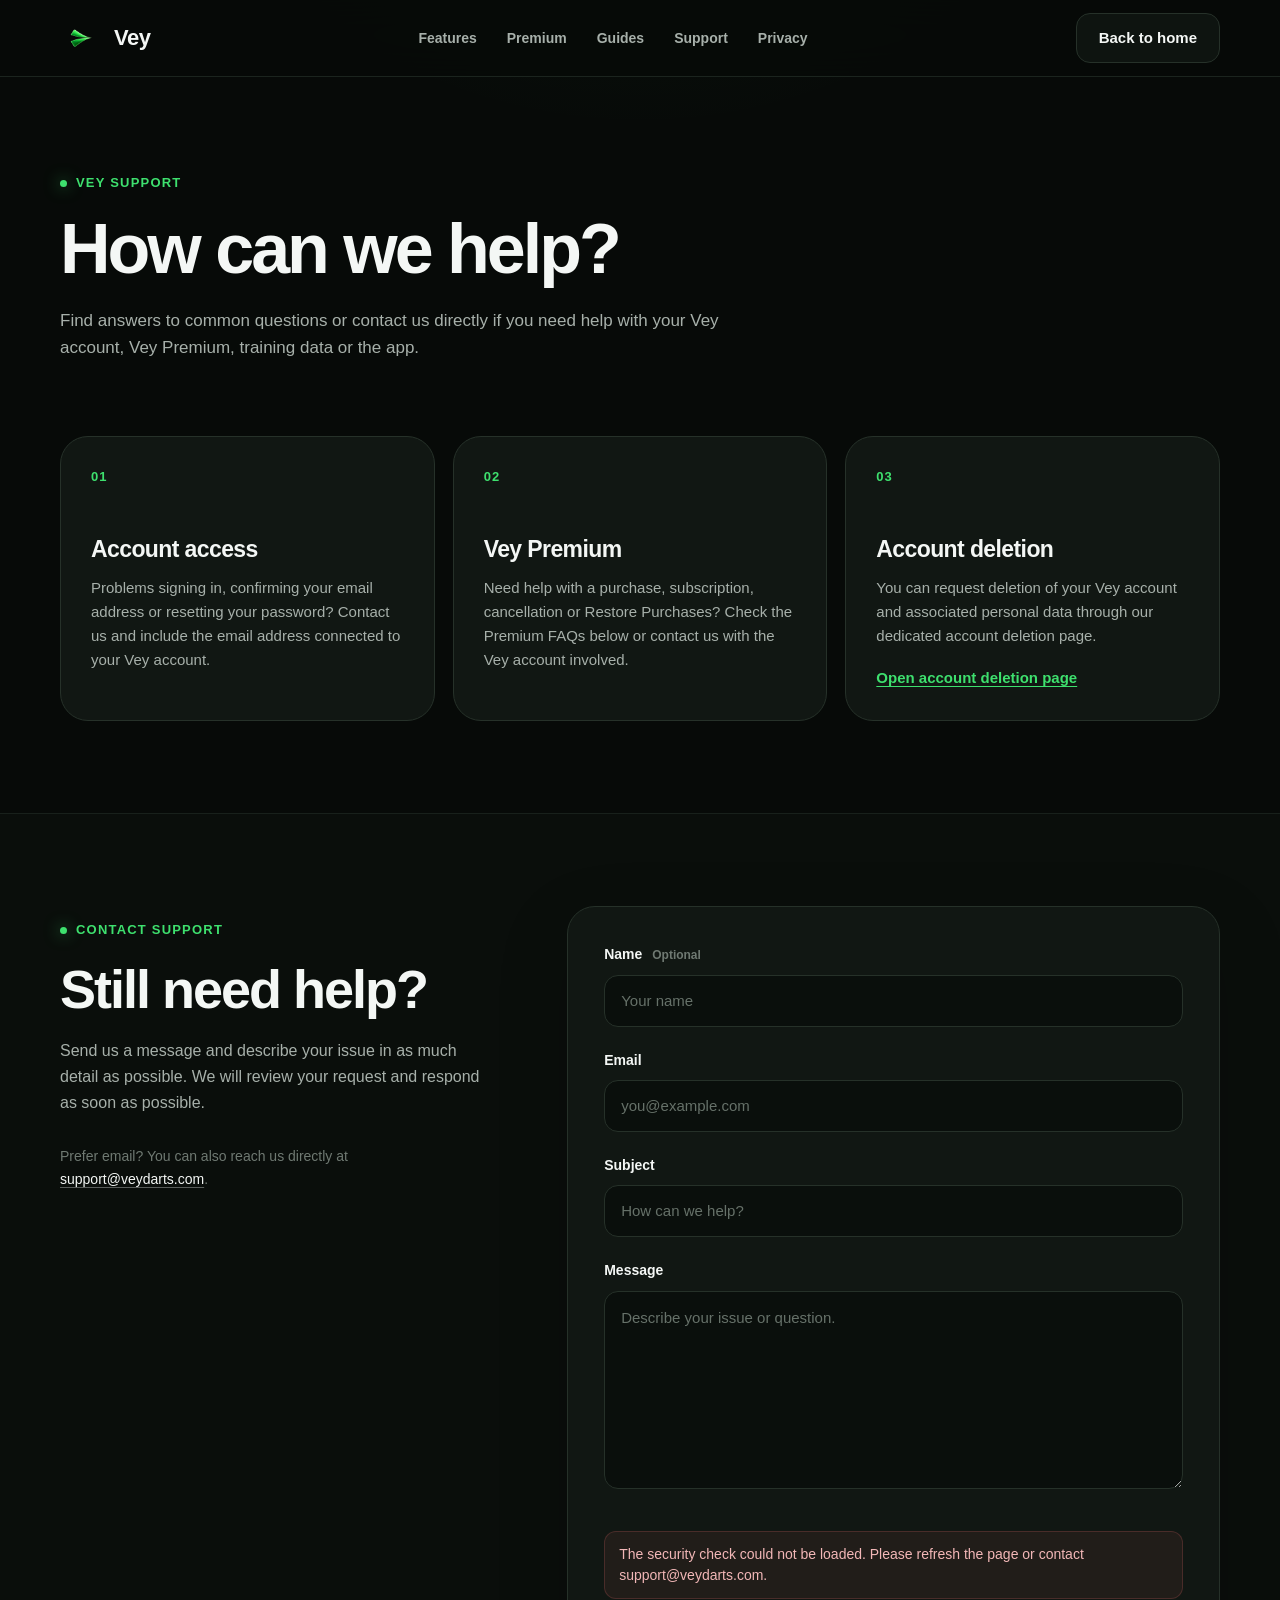
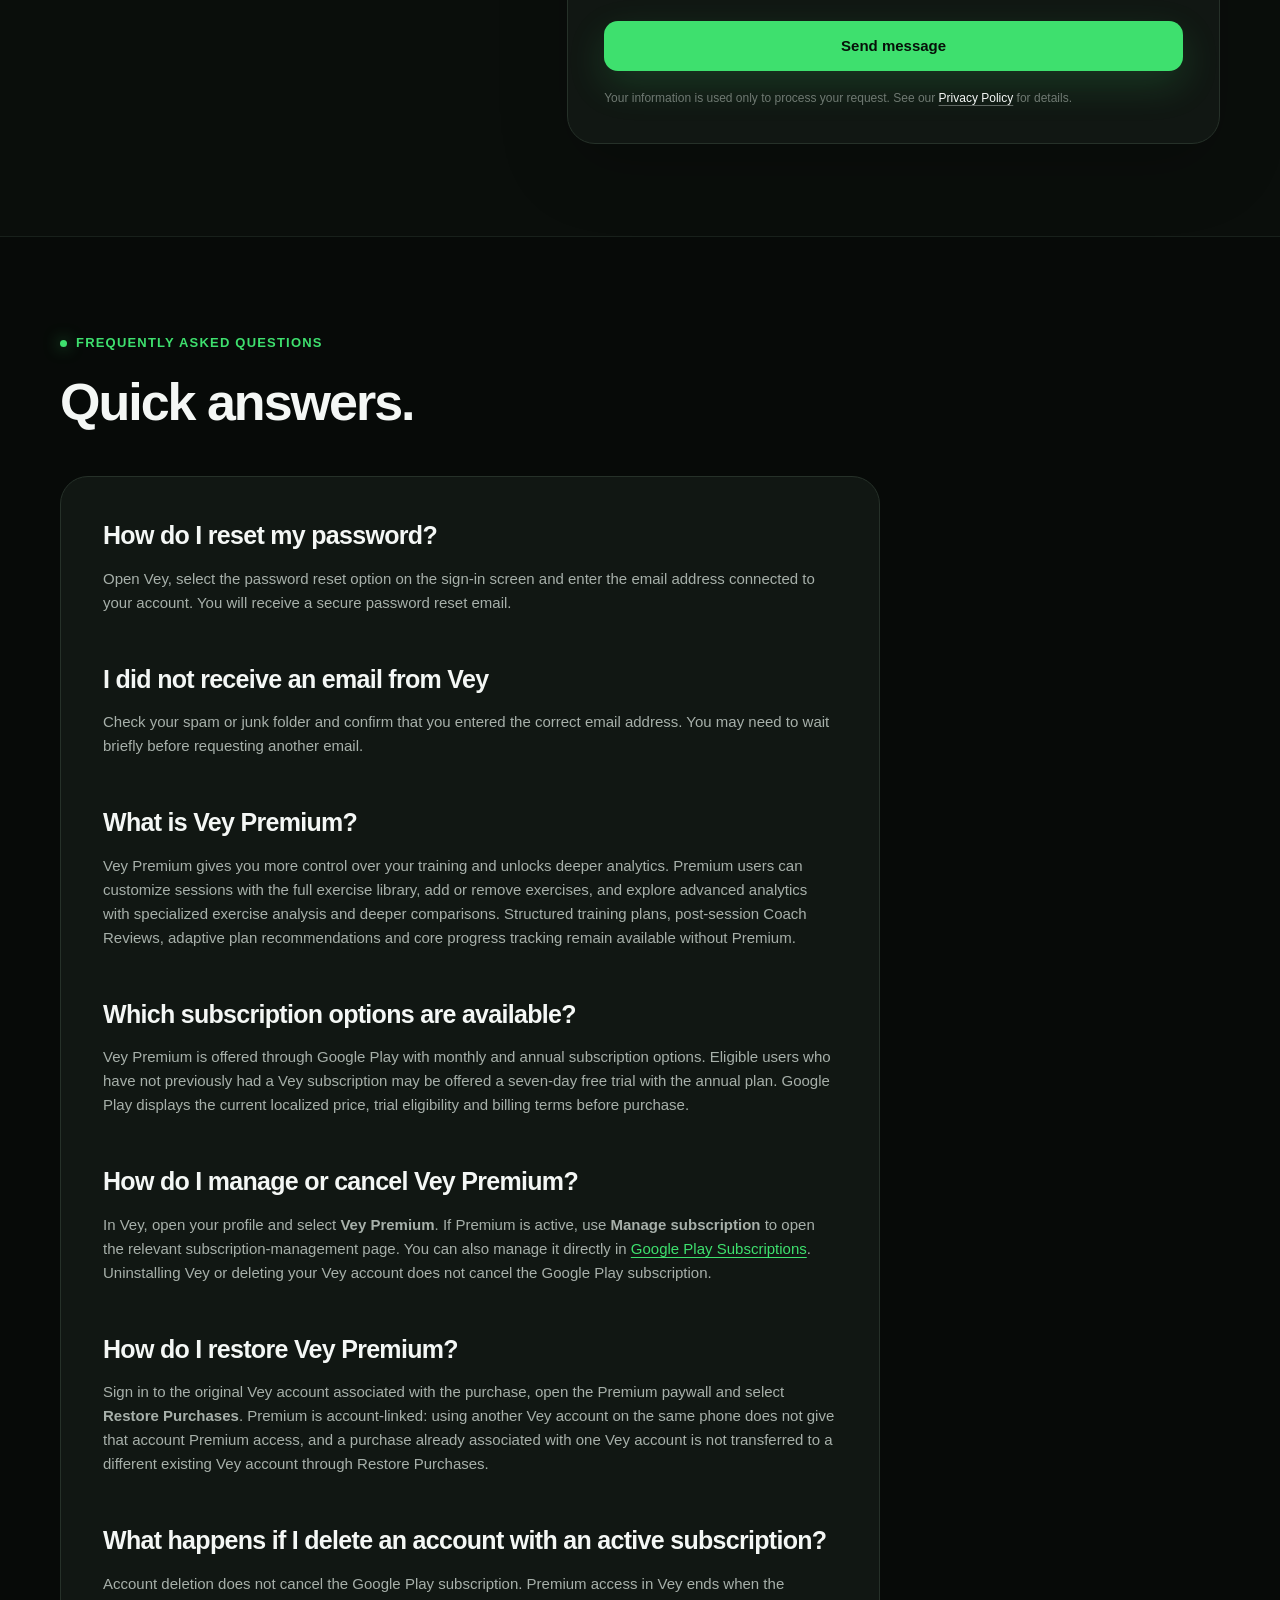
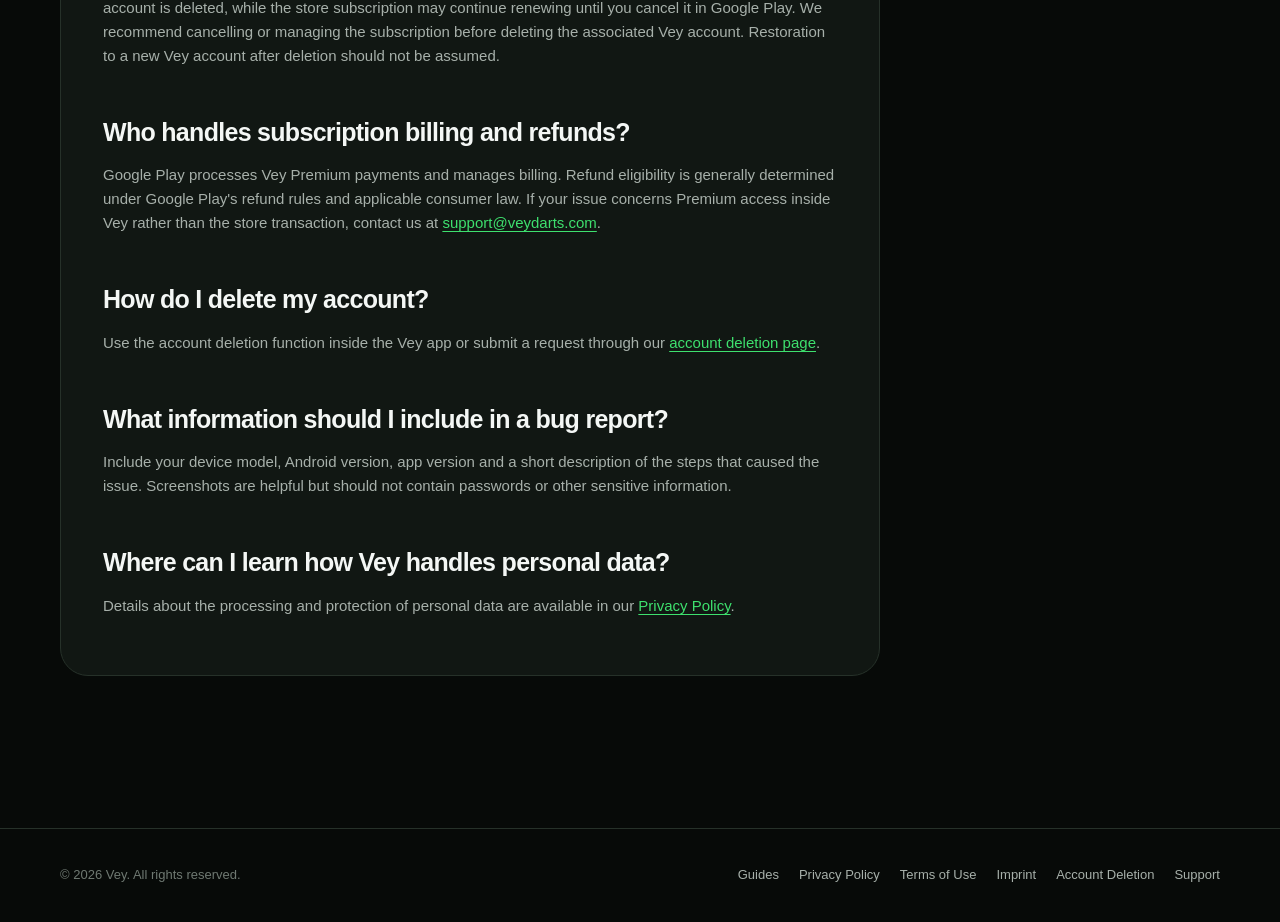
<file: support.html>
<!doctype html>
<html lang="en">
  <head>
    <meta charset="UTF-8" />
    <meta name="viewport" content="width=device-width, initial-scale=1.0" />

    <title>Support – Vey</title>

    <meta
      name="description"
      content="Get help with your Vey account, Vey Premium subscription, purchases, training data or account deletion."
    />

    <link rel="canonical" href="https://veydarts.com/support.html" />


    <meta name="theme-color" content="#070a08" />

    <link rel="icon" type="image/png" href="assets/vey-icon.png" />
    <link rel="apple-touch-icon" href="assets/vey-icon.png" />
    <link rel="stylesheet" href="styles.css?v=20260828-1" />

    <script
      src="https://challenges.cloudflare.com/turnstile/v0/api.js?render=explicit"
      defer
    ></script>
    <script src="contact.js?v=20260808-1" defer></script>
  </head>

  <body>
    <!-- Navigation -->
    <header class="site-header">
      <div class="container navigation">
        <a class="brand" href="index.html" aria-label="Vey homepage">
          <img
            class="brand-icon"
            src="assets/vey-icon.png"
            alt="Vey app icon"
          />
          <span>Vey</span>
        </a>

        <nav class="navigation-links" aria-label="Main navigation">
          <a href="index.html#features">Features</a>
          <a href="index.html#premium">Premium</a>
          <a href="guides/">Guides</a>
          <a href="support.html">Support</a>
          <a href="privacy.html">Privacy</a>
        </nav>

        <a class="button button-secondary" href="index.html">
          Back to home
        </a>
      </div>
    </header>

    <main>
      <!-- Page header -->
      <section class="page-hero">
        <div class="container">
          <div class="eyebrow">Vey Support</div>

          <h1>How can we help?</h1>

          <p>
            Find answers to common questions or contact us directly if you need
            help with your Vey account, Vey Premium, training data or the app.
          </p>
        </div>
      </section>

      <!-- Support content -->
      <section class="section" style="padding-top: 20px">
        <div class="container">
          <div class="feature-grid">
            <article class="feature-card">
              <div class="feature-number">01</div>

              <h3>Account access</h3>

              <p>
                Problems signing in, confirming your email address or resetting
                your password? Contact us and include the email address connected
                to your Vey account.
              </p>
            </article>

            <article class="feature-card">
              <div class="feature-number">02</div>

              <h3>Vey Premium</h3>

              <p>
                Need help with a purchase, subscription, cancellation or
                Restore Purchases? Check the Premium FAQs below or contact us
                with the Vey account involved.
              </p>
            </article>

            <article class="feature-card">
              <div class="feature-number">03</div>

              <h3>Account deletion</h3>

              <p>
                You can request deletion of your Vey account and associated
                personal data through our dedicated account deletion page.
              </p>

              <p style="margin-top: 18px">
                <a
                  href="account-deletion.html"
                  style="
                    color: var(--accent);
                    font-weight: 700;
                    text-decoration: underline;
                    text-underline-offset: 3px;
                  "
                >
                  Open account deletion page
                </a>
              </p>
            </article>
          </div>
        </div>
      </section>

      <!-- Contact -->
      <section class="section section-muted" id="contact">
        <div class="container">
          <div class="contact-layout">
            <div class="contact-intro">
              <div class="eyebrow">Contact support</div>

              <h2>Still need help?</h2>

              <p>
                Send us a message and describe your issue in as much detail as
                possible. We will review your request and respond as soon as
                possible.
              </p>

              <p class="contact-email-note">
                Prefer email? You can also reach us directly at
                <a href="mailto:support@veydarts.com">support@veydarts.com</a>.
              </p>
            </div>

            <form class="contact-form" id="contact-form" novalidate>
              <div class="contact-field">
                <label for="contact-name">Name <span>Optional</span></label>
                <input
                  id="contact-name"
                  name="name"
                  type="text"
                  autocomplete="name"
                  maxlength="80"
                  placeholder="Your name"
                />
              </div>

              <div class="contact-field">
                <label for="contact-email">Email</label>
                <input
                  id="contact-email"
                  name="email"
                  type="email"
                  autocomplete="email"
                  inputmode="email"
                  maxlength="254"
                  placeholder="you@example.com"
                  required
                />
              </div>

              <div class="contact-field">
                <label for="contact-subject">Subject</label>
                <input
                  id="contact-subject"
                  name="subject"
                  type="text"
                  maxlength="120"
                  placeholder="How can we help?"
                  required
                />
              </div>

              <div class="contact-field">
                <label for="contact-message">Message</label>
                <textarea
                  id="contact-message"
                  name="message"
                  rows="7"
                  maxlength="5000"
                  placeholder="Describe your issue or question."
                  required
                ></textarea>
              </div>

              <div class="contact-honeypot" aria-hidden="true">
                <label for="contact-website">Website</label>
                <input
                  id="contact-website"
                  name="website"
                  type="text"
                  autocomplete="off"
                  tabindex="-1"
                />
              </div>

              <div class="contact-security">
                <div id="contact-turnstile"></div>
              </div>

              <div
                class="contact-status"
                id="contact-status"
                role="status"
                aria-live="polite"
              ></div>

              <button
                class="button button-primary contact-submit"
                id="contact-submit"
                type="submit"
              >
                <span class="contact-submit-label">Send message</span>
                <span class="contact-submit-loading" aria-hidden="true">
                  Sending…
                </span>
              </button>

              <p class="contact-privacy-note">
                Your information is used only to process your request. See our
                <a href="privacy.html">Privacy Policy</a> for details.
              </p>
            </form>
          </div>
        </div>
      </section>

      <!-- FAQ -->
      <section class="section">
        <div class="container">
          <div class="section-heading">
            <div class="eyebrow">Frequently asked questions</div>

            <h2>Quick answers.</h2>
          </div>

          <div class="legal-content" style="max-width: 820px">
            <h2>How do I reset my password?</h2>

            <p>
              Open Vey, select the password reset option on the sign-in screen
              and enter the email address connected to your account. You will
              receive a secure password reset email.
            </p>

            <h2>I did not receive an email from Vey</h2>

            <p>
              Check your spam or junk folder and confirm that you entered the
              correct email address. You may need to wait briefly before
              requesting another email.
            </p>

            <h2>What is Vey Premium?</h2>

            <p>
              Vey Premium gives you more control over your training and unlocks
              deeper analytics. Premium users can customize sessions with the full exercise library, add or remove exercises, and explore advanced analytics with specialized exercise analysis and deeper comparisons.
              Structured training plans, post-session Coach Reviews, adaptive plan
              recommendations and core progress tracking remain available without
              Premium.
            </p>

            <h2>Which subscription options are available?</h2>

            <p>
              Vey Premium is offered through Google Play with monthly and
              annual subscription options. Eligible users who have not
              previously had a Vey subscription may be offered a seven-day free
              trial with the annual plan. Google Play displays the current
              localized price, trial eligibility and billing terms before
              purchase.
            </p>

            <h2>How do I manage or cancel Vey Premium?</h2>

            <p>
              In Vey, open your profile and select <strong>Vey Premium</strong>.
              If Premium is active, use <strong>Manage subscription</strong> to
              open the relevant subscription-management page. You can also
              manage it directly in
              <a href="https://play.google.com/store/account/subscriptions" target="_blank" rel="noopener noreferrer">Google Play Subscriptions</a>.
              Uninstalling Vey or deleting your Vey account does not cancel the
              Google Play subscription.
            </p>

            <h2>How do I restore Vey Premium?</h2>

            <p>
              Sign in to the original Vey account associated with the purchase,
              open the Premium paywall and select <strong>Restore Purchases</strong>.
              Premium is account-linked: using another Vey account on the same
              phone does not give that account Premium access, and a purchase
              already associated with one Vey account is not transferred to a
              different existing Vey account through Restore Purchases.
            </p>

            <h2>What happens if I delete an account with an active subscription?</h2>

            <p>
              Account deletion does not cancel the Google Play subscription.
              Premium access in Vey ends when the account is deleted, while the
              store subscription may continue renewing until you cancel it in
              Google Play. We recommend cancelling or managing the subscription
              before deleting the associated Vey account. Restoration to a new
              Vey account after deletion should not be assumed.
            </p>

            <h2>Who handles subscription billing and refunds?</h2>

            <p>
              Google Play processes Vey Premium payments and manages billing.
              Refund eligibility is generally determined under Google Play's
              refund rules and applicable consumer law. If your issue concerns
              Premium access inside Vey rather than the store transaction,
              contact us at
              <a href="mailto:support@veydarts.com">support@veydarts.com</a>.
            </p>

            <h2>How do I delete my account?</h2>

            <p>
              Use the account deletion function inside the Vey app or submit a
              request through our
              <a href="account-deletion.html">account deletion page</a>.
            </p>

            <h2>What information should I include in a bug report?</h2>

            <p>
              Include your device model, Android version, app version and a
              short description of the steps that caused the issue. Screenshots
              are helpful but should not contain passwords or other sensitive
              information.
            </p>

            <h2>Where can I learn how Vey handles personal data?</h2>

            <p>
              Details about the processing and protection of personal data are
              available in our
              <a href="privacy.html">Privacy Policy</a>.
            </p>
          </div>
        </div>
      </section>
    </main>

    <!-- Footer -->
    <footer class="site-footer">
      <div class="container footer-layout">
        <div class="footer-copy">
          © 2026 Vey. All rights reserved.
        </div>

        <nav class="footer-links" aria-label="Legal navigation">
          <a href="guides/">Guides</a>
          <a href="privacy.html">Privacy Policy</a>
          <a href="terms.html">Terms of Use</a>
          <a href="imprint.html">Imprint</a>
          <a href="account-deletion.html">Account Deletion</a>
          <a href="support.html">Support</a>
        </nav>
      </div>
    </footer>
  </body>
</html>
</file>
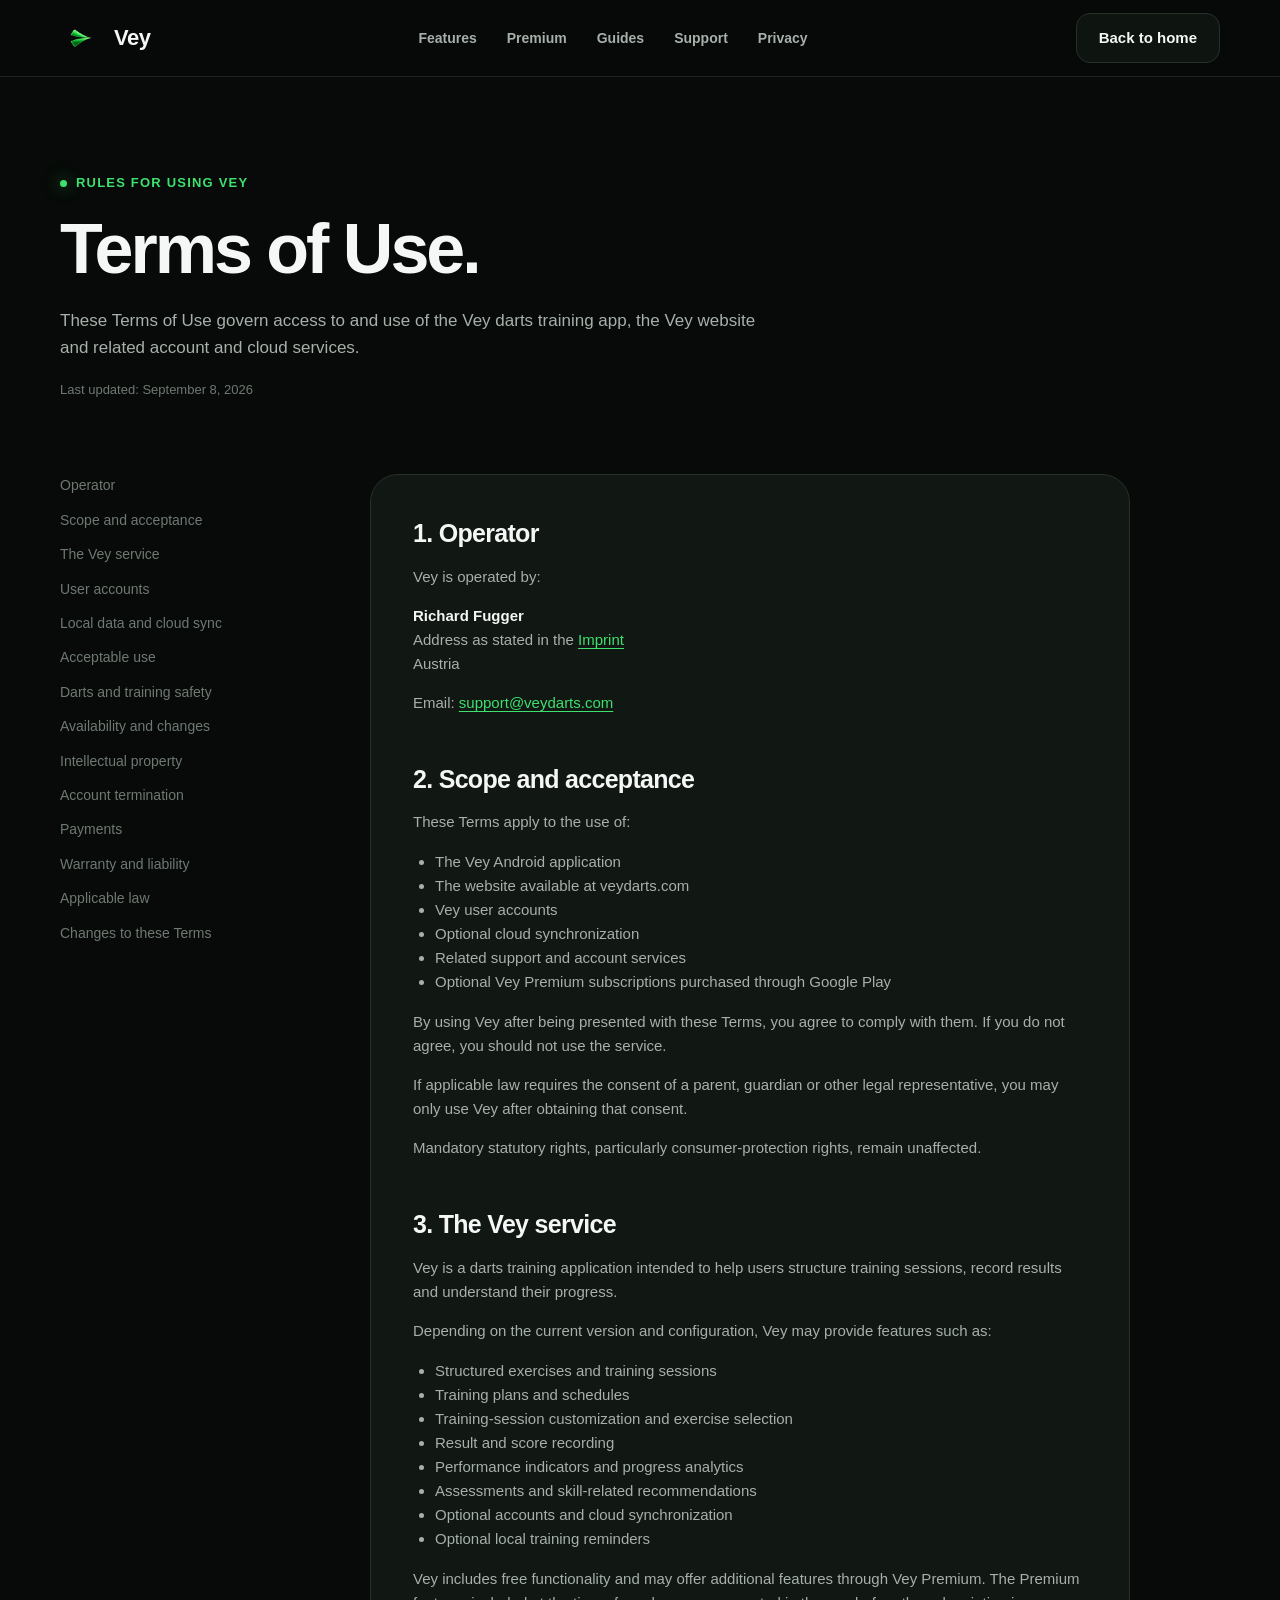
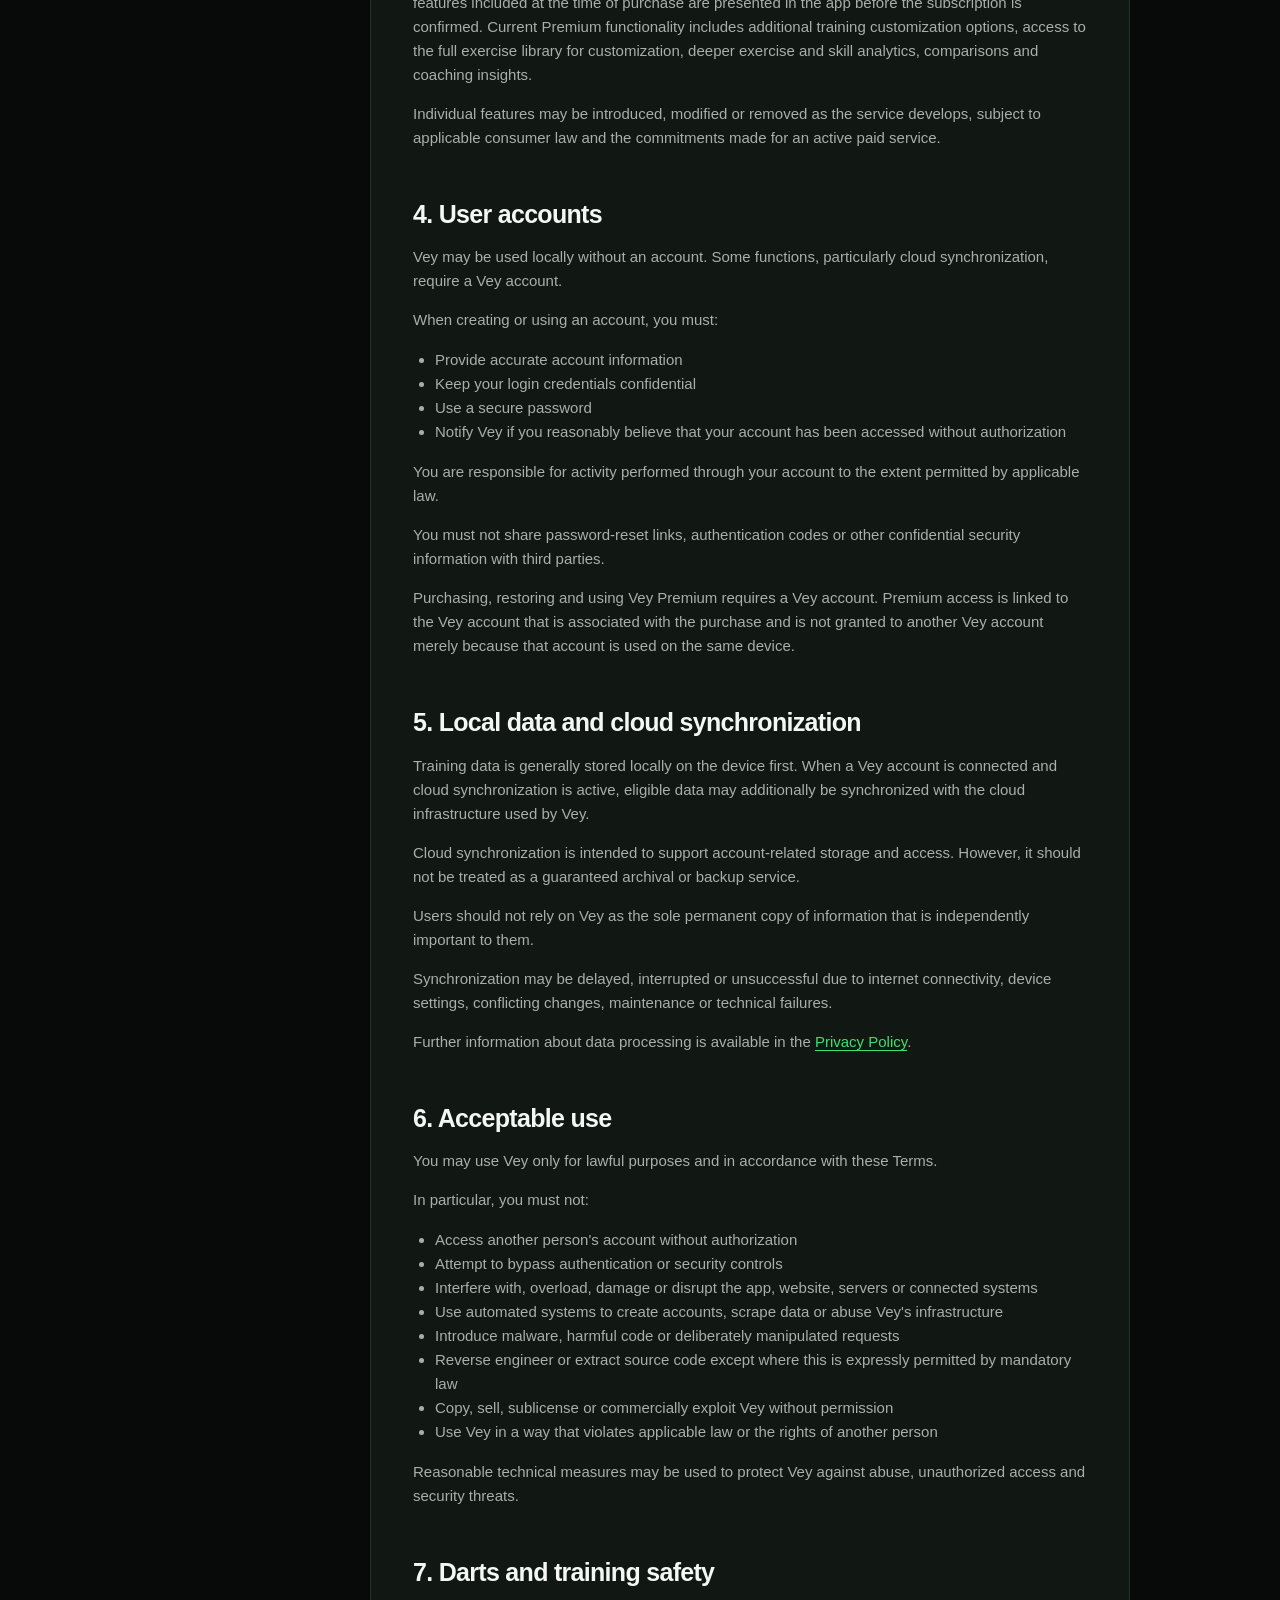
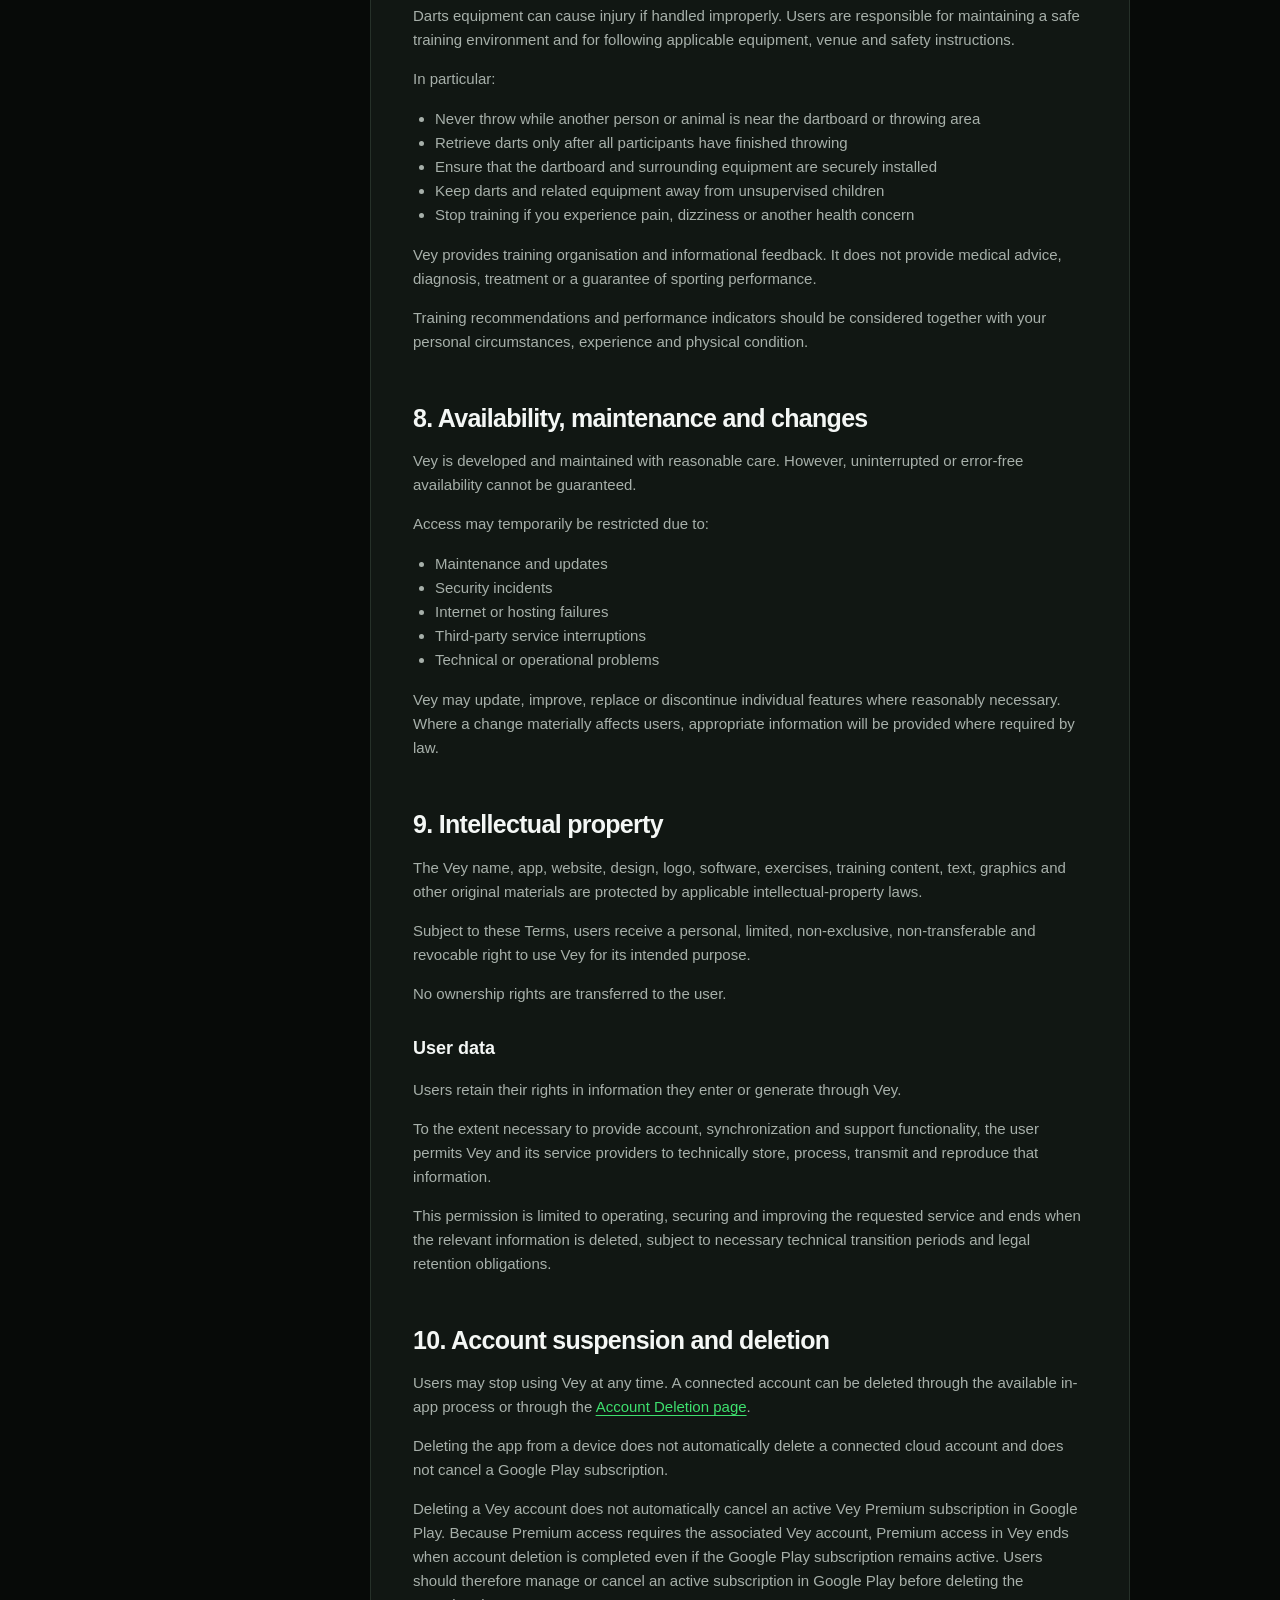
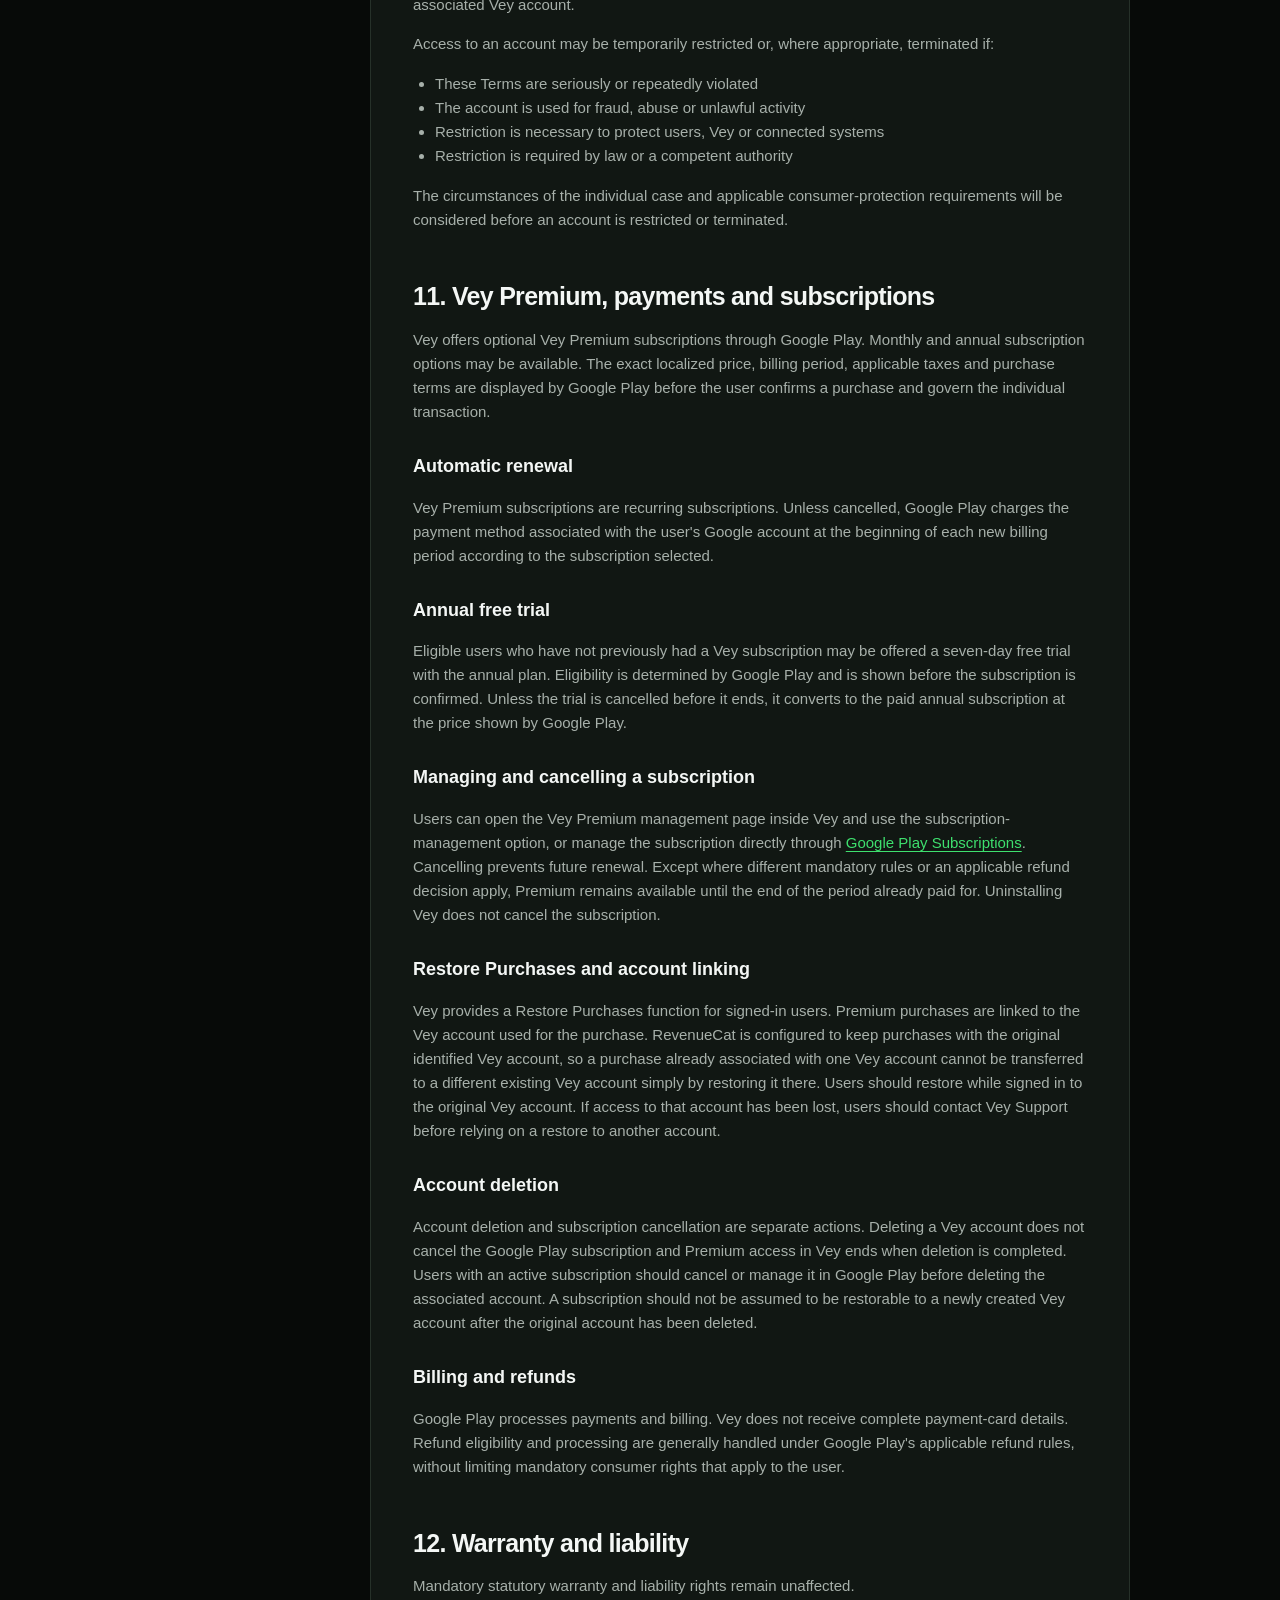
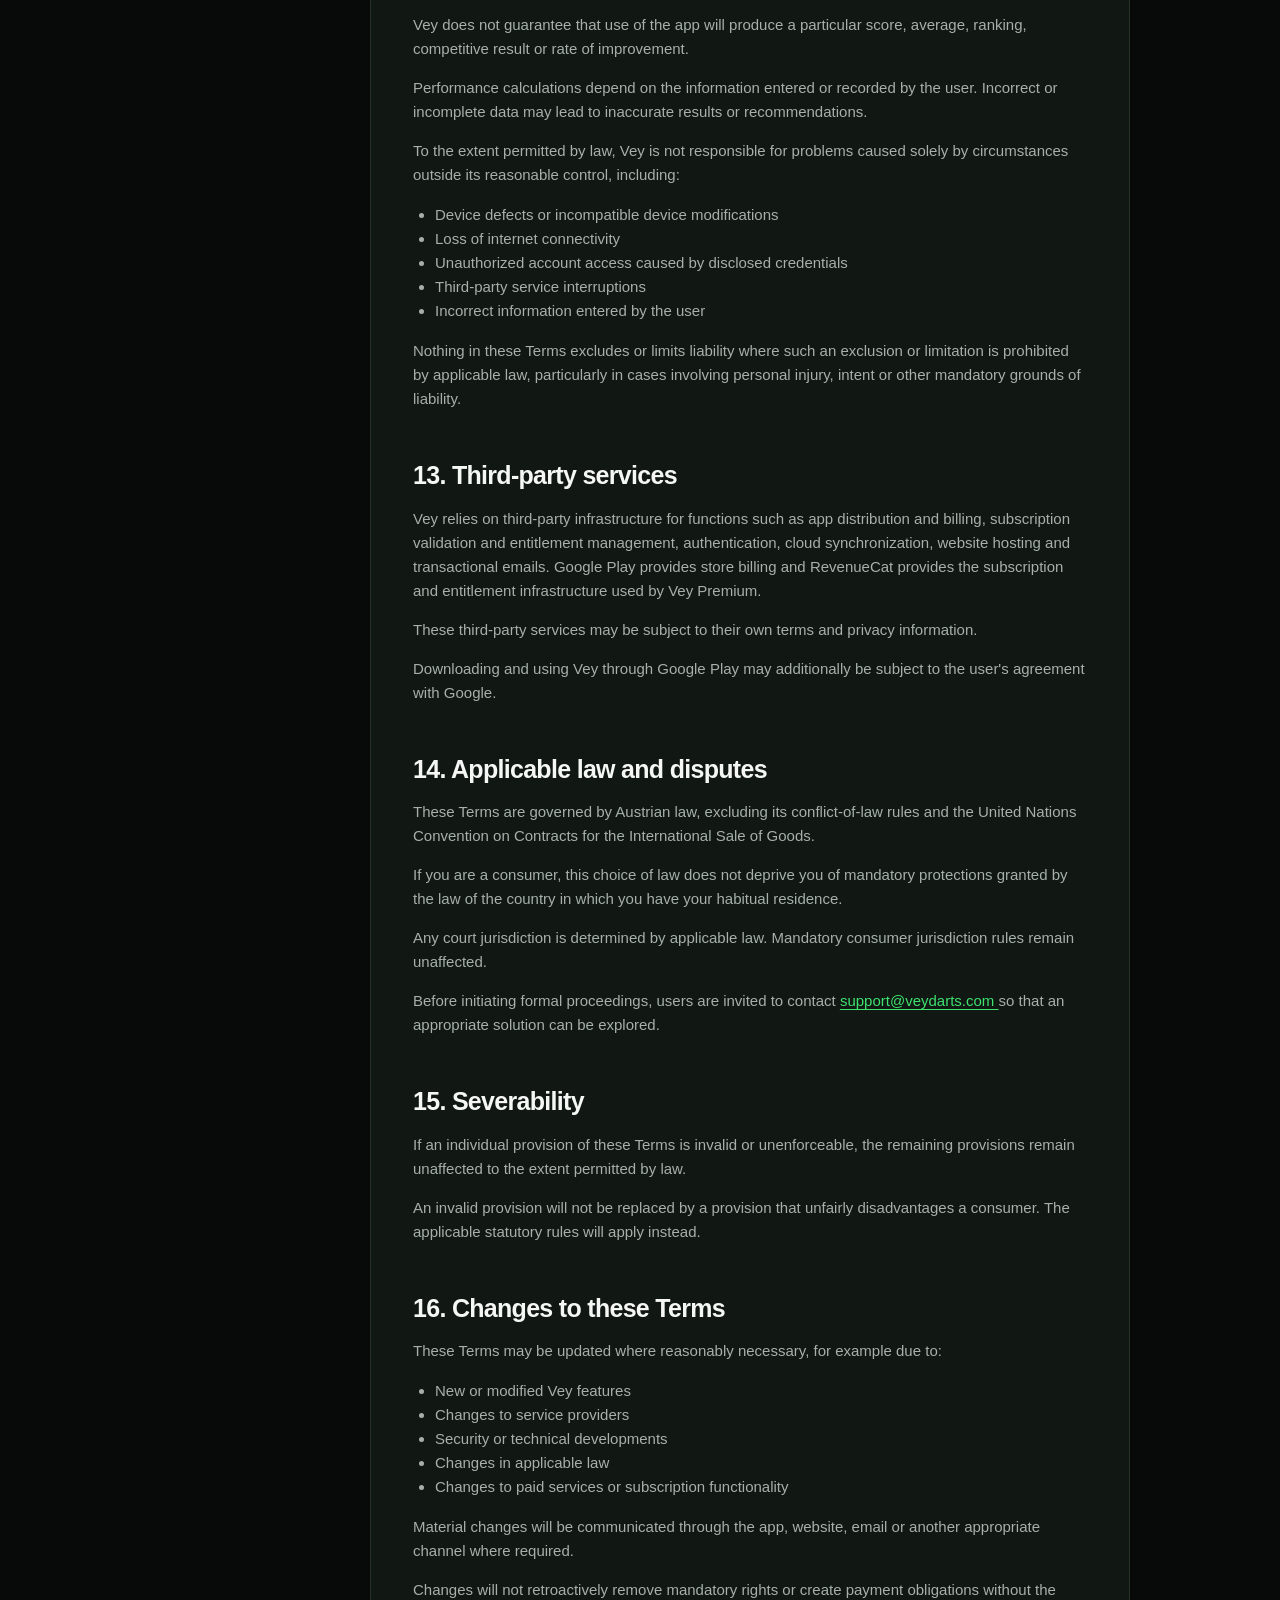
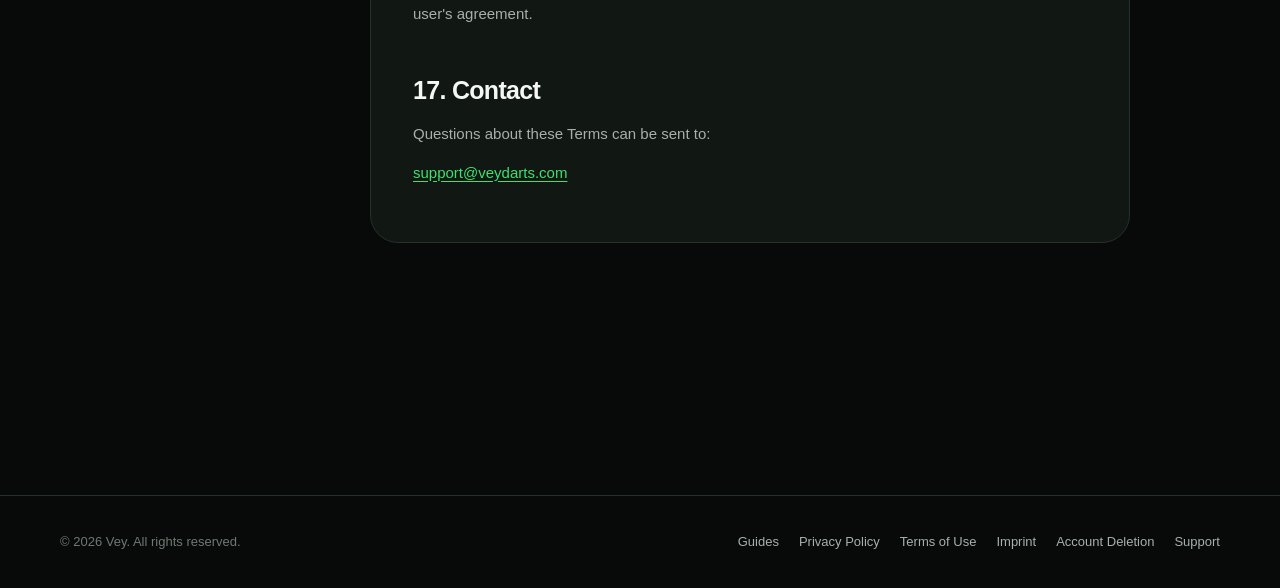
<file: terms.html>
<!doctype html>
<html lang="en">
  <head>
    <meta charset="UTF-8" />
    <meta name="viewport" content="width=device-width, initial-scale=1.0" />

    <title>Terms of Use – Vey</title>

    <meta
      name="description"
      content="Terms governing Vey, Vey Premium subscriptions, Google Play billing and account use."
    />

    <link rel="canonical" href="https://veydarts.com/terms.html" />


    <meta name="theme-color" content="#070a08" />

    <link rel="icon" type="image/png" href="assets/vey-icon.png" />
    <link rel="apple-touch-icon" href="assets/vey-icon.png" />
    <link rel="stylesheet" href="styles.css" />
  </head>

  <body>
    <!-- Navigation -->
    <header class="site-header">
      <div class="container navigation">
        <a class="brand" href="index.html" aria-label="Vey homepage">
          <img
            class="brand-icon"
            src="assets/vey-icon.png"
            alt="Vey app icon"
          />
          <span>Vey</span>
        </a>

        <nav class="navigation-links" aria-label="Main navigation">
          <a href="index.html#features">Features</a>
          <a href="index.html#premium">Premium</a>
          <a href="guides/">Guides</a>
          <a href="support.html">Support</a>
          <a href="privacy.html">Privacy</a>
        </nav>

        <a class="button button-secondary" href="index.html">
          Back to home
        </a>
      </div>
    </header>

    <main>
      <!-- Page header -->
      <section class="page-hero">
        <div class="container">
          <div class="eyebrow">Rules for using Vey</div>

          <h1>Terms of Use.</h1>

          <p>
            These Terms of Use govern access to and use of the Vey darts
            training app, the Vey website and related account and cloud
            services.
          </p>

          <span class="updated-date">
            Last updated: September 8, 2026
          </span>
        </div>
      </section>

      <!-- Terms content -->
      <section class="section" style="padding-top: 20px">
        <div class="container legal-layout">
          <nav class="legal-navigation" aria-label="Page navigation">
            <a href="#operator">Operator</a>
            <a href="#scope">Scope and acceptance</a>
            <a href="#service">The Vey service</a>
            <a href="#accounts">User accounts</a>
            <a href="#data">Local data and cloud sync</a>
            <a href="#use">Acceptable use</a>
            <a href="#safety">Darts and training safety</a>
            <a href="#availability">Availability and changes</a>
            <a href="#rights">Intellectual property</a>
            <a href="#termination">Account termination</a>
            <a href="#payments">Payments</a>
            <a href="#liability">Warranty and liability</a>
            <a href="#law">Applicable law</a>
            <a href="#changes">Changes to these Terms</a>
          </nav>

          <article class="legal-content">
            <h2 id="operator">1. Operator</h2>

            <p>
              Vey is operated by:
            </p>

            <p>
              <strong style="color: var(--text-primary)">
                Richard Fugger
              </strong>
              <br />
              Address as stated in the
              <a href="imprint.html">Imprint</a>
              <br />
              Austria
            </p>

            <p>
              Email:
              <a href="mailto:support@veydarts.com">
                support@veydarts.com
              </a>
            </p>

            <h2 id="scope">2. Scope and acceptance</h2>

            <p>
              These Terms apply to the use of:
            </p>

            <ul>
              <li>The Vey Android application</li>
              <li>The website available at veydarts.com</li>
              <li>Vey user accounts</li>
              <li>Optional cloud synchronization</li>
              <li>Related support and account services</li>
              <li>Optional Vey Premium subscriptions purchased through Google Play</li>
            </ul>

            <p>
              By using Vey after being presented with these Terms, you agree to
              comply with them. If you do not agree, you should not use the
              service.
            </p>

            <p>
              If applicable law requires the consent of a parent, guardian or
              other legal representative, you may only use Vey after obtaining
              that consent.
            </p>

            <p>
              Mandatory statutory rights, particularly consumer-protection
              rights, remain unaffected.
            </p>

            <h2 id="service">3. The Vey service</h2>

            <p>
              Vey is a darts training application intended to help users
              structure training sessions, record results and understand their
              progress.
            </p>

            <p>
              Depending on the current version and configuration, Vey may
              provide features such as:
            </p>

            <ul>
              <li>Structured exercises and training sessions</li>
              <li>Training plans and schedules</li>
              <li>Training-session customization and exercise selection</li>
              <li>Result and score recording</li>
              <li>Performance indicators and progress analytics</li>
              <li>Assessments and skill-related recommendations</li>
              <li>Optional accounts and cloud synchronization</li>
              <li>Optional local training reminders</li>
            </ul>

            <p>
              Vey includes free functionality and may offer additional features
              through Vey Premium. The Premium features included at the time of
              purchase are presented in the app before the subscription is
              confirmed. Current Premium functionality includes additional training
              customization options, access to the full exercise library for
              customization, deeper exercise and skill analytics, comparisons and
              coaching insights.
            </p>

            <p>
              Individual features may be introduced, modified or removed as
              the service develops, subject to applicable consumer law and the
              commitments made for an active paid service.
            </p>

            <h2 id="accounts">4. User accounts</h2>

            <p>
              Vey may be used locally without an account. Some functions,
              particularly cloud synchronization, require a Vey account.
            </p>

            <p>
              When creating or using an account, you must:
            </p>

            <ul>
              <li>Provide accurate account information</li>
              <li>Keep your login credentials confidential</li>
              <li>Use a secure password</li>
              <li>
                Notify Vey if you reasonably believe that your account has been
                accessed without authorization
              </li>
            </ul>

            <p>
              You are responsible for activity performed through your account
              to the extent permitted by applicable law.
            </p>

            <p>
              You must not share password-reset links, authentication codes or
              other confidential security information with third parties.
            </p>

            <p>
              Purchasing, restoring and using Vey Premium requires a Vey
              account. Premium access is linked to the Vey account that is
              associated with the purchase and is not granted to another Vey
              account merely because that account is used on the same device.
            </p>

            <h2 id="data">5. Local data and cloud synchronization</h2>

            <p>
              Training data is generally stored locally on the device first.
              When a Vey account is connected and cloud synchronization is
              active, eligible data may additionally be synchronized with the
              cloud infrastructure used by Vey.
            </p>

            <p>
              Cloud synchronization is intended to support account-related
              storage and access. However, it should not be treated as a
              guaranteed archival or backup service.
            </p>

            <p>
              Users should not rely on Vey as the sole permanent copy of
              information that is independently important to them.
            </p>

            <p>
              Synchronization may be delayed, interrupted or unsuccessful due
              to internet connectivity, device settings, conflicting changes,
              maintenance or technical failures.
            </p>

            <p>
              Further information about data processing is available in the
              <a href="privacy.html">Privacy Policy</a>.
            </p>

            <h2 id="use">6. Acceptable use</h2>

            <p>
              You may use Vey only for lawful purposes and in accordance with
              these Terms.
            </p>

            <p>
              In particular, you must not:
            </p>

            <ul>
              <li>Access another person's account without authorization</li>
              <li>Attempt to bypass authentication or security controls</li>
              <li>
                Interfere with, overload, damage or disrupt the app, website,
                servers or connected systems
              </li>
              <li>
                Use automated systems to create accounts, scrape data or abuse
                Vey's infrastructure
              </li>
              <li>
                Introduce malware, harmful code or deliberately manipulated
                requests
              </li>
              <li>
                Reverse engineer or extract source code except where this is
                expressly permitted by mandatory law
              </li>
              <li>
                Copy, sell, sublicense or commercially exploit Vey without
                permission
              </li>
              <li>
                Use Vey in a way that violates applicable law or the rights of
                another person
              </li>
            </ul>

            <p>
              Reasonable technical measures may be used to protect Vey against
              abuse, unauthorized access and security threats.
            </p>

            <h2 id="safety">7. Darts and training safety</h2>

            <p>
              Darts equipment can cause injury if handled improperly. Users are
              responsible for maintaining a safe training environment and for
              following applicable equipment, venue and safety instructions.
            </p>

            <p>
              In particular:
            </p>

            <ul>
              <li>
                Never throw while another person or animal is near the dartboard
                or throwing area
              </li>
              <li>
                Retrieve darts only after all participants have finished
                throwing
              </li>
              <li>
                Ensure that the dartboard and surrounding equipment are securely
                installed
              </li>
              <li>
                Keep darts and related equipment away from unsupervised children
              </li>
              <li>
                Stop training if you experience pain, dizziness or another
                health concern
              </li>
            </ul>

            <p>
              Vey provides training organisation and informational feedback. It
              does not provide medical advice, diagnosis, treatment or a
              guarantee of sporting performance.
            </p>

            <p>
              Training recommendations and performance indicators should be
              considered together with your personal circumstances, experience
              and physical condition.
            </p>

            <h2 id="availability">8. Availability, maintenance and changes</h2>

            <p>
              Vey is developed and maintained with reasonable care. However,
              uninterrupted or error-free availability cannot be guaranteed.
            </p>

            <p>
              Access may temporarily be restricted due to:
            </p>

            <ul>
              <li>Maintenance and updates</li>
              <li>Security incidents</li>
              <li>Internet or hosting failures</li>
              <li>Third-party service interruptions</li>
              <li>Technical or operational problems</li>
            </ul>

            <p>
              Vey may update, improve, replace or discontinue individual
              features where reasonably necessary. Where a change materially
              affects users, appropriate information will be provided where
              required by law.
            </p>

            <h2 id="rights">9. Intellectual property</h2>

            <p>
              The Vey name, app, website, design, logo, software, exercises,
              training content, text, graphics and other original materials are
              protected by applicable intellectual-property laws.
            </p>

            <p>
              Subject to these Terms, users receive a personal, limited,
              non-exclusive, non-transferable and revocable right to use Vey
              for its intended purpose.
            </p>

            <p>
              No ownership rights are transferred to the user.
            </p>

            <h3>User data</h3>

            <p>
              Users retain their rights in information they enter or generate
              through Vey.
            </p>

            <p>
              To the extent necessary to provide account, synchronization and
              support functionality, the user permits Vey and its service
              providers to technically store, process, transmit and reproduce
              that information.
            </p>

            <p>
              This permission is limited to operating, securing and improving
              the requested service and ends when the relevant information is
              deleted, subject to necessary technical transition periods and
              legal retention obligations.
            </p>

            <h2 id="termination">10. Account suspension and deletion</h2>

            <p>
              Users may stop using Vey at any time. A connected account can be
              deleted through the available in-app process or through the
              <a href="account-deletion.html">Account Deletion page</a>.
            </p>

            <p>
              Deleting the app from a device does not automatically delete a
              connected cloud account and does not cancel a Google Play
              subscription.
            </p>

            <p>
              Deleting a Vey account does not automatically cancel an active
              Vey Premium subscription in Google Play. Because Premium access
              requires the associated Vey account, Premium access in Vey ends
              when account deletion is completed even if the Google Play
              subscription remains active. Users should therefore manage or
              cancel an active subscription in Google Play before deleting the
              associated Vey account.
            </p>

            <p>
              Access to an account may be temporarily restricted or, where
              appropriate, terminated if:
            </p>

            <ul>
              <li>These Terms are seriously or repeatedly violated</li>
              <li>The account is used for fraud, abuse or unlawful activity</li>
              <li>
                Restriction is necessary to protect users, Vey or connected
                systems
              </li>
              <li>Restriction is required by law or a competent authority</li>
            </ul>

            <p>
              The circumstances of the individual case and applicable
              consumer-protection requirements will be considered before an
              account is restricted or terminated.
            </p>

            <h2 id="payments">11. Vey Premium, payments and subscriptions</h2>

            <p>
              Vey offers optional Vey Premium subscriptions through Google
              Play. Monthly and annual subscription options may be available.
              The exact localized price, billing period, applicable taxes and
              purchase terms are displayed by Google Play before the user
              confirms a purchase and govern the individual transaction.
            </p>

            <h3>Automatic renewal</h3>

            <p>
              Vey Premium subscriptions are recurring subscriptions. Unless
              cancelled, Google Play charges the payment method associated with
              the user's Google account at the beginning of each new billing
              period according to the subscription selected.
            </p>

            <h3>Annual free trial</h3>

            <p>
              Eligible users who have not previously had a Vey subscription
              may be offered a seven-day free trial with the annual plan.
              Eligibility is determined by Google Play and is shown before the
              subscription is confirmed. Unless the trial is cancelled before
              it ends, it converts to the paid annual subscription at the price
              shown by Google Play.
            </p>

            <h3>Managing and cancelling a subscription</h3>

            <p>
              Users can open the Vey Premium management page inside Vey and use
              the subscription-management option, or manage the subscription
              directly through
              <a href="https://play.google.com/store/account/subscriptions" target="_blank" rel="noopener noreferrer">Google Play Subscriptions</a>.
              Cancelling prevents future renewal.
              Except where different mandatory rules or an applicable refund
              decision apply, Premium remains available until the end of the
              period already paid for. Uninstalling Vey does not cancel the
              subscription.
            </p>

            <h3>Restore Purchases and account linking</h3>

            <p>
              Vey provides a Restore Purchases function for signed-in users.
              Premium purchases are linked to the Vey account used for the
              purchase. RevenueCat is configured to keep purchases with the
              original identified Vey account, so a purchase already associated
              with one Vey account cannot be transferred to a different existing
              Vey account simply by restoring it there. Users should restore
              while signed in to the original Vey account. If access to that
              account has been lost, users should contact Vey Support before
              relying on a restore to another account.
            </p>

            <h3>Account deletion</h3>

            <p>
              Account deletion and subscription cancellation are separate
              actions. Deleting a Vey account does not cancel the Google Play
              subscription and Premium access in Vey ends when deletion is
              completed. Users with an active subscription should cancel or
              manage it in Google Play before deleting the associated account.
              A subscription should not be assumed to be restorable to a newly
              created Vey account after the original account has been deleted.
            </p>

            <h3>Billing and refunds</h3>

            <p>
              Google Play processes payments and billing. Vey does not receive
              complete payment-card details. Refund eligibility and processing
              are generally handled under Google Play's applicable refund rules,
              without limiting mandatory consumer rights that apply to the user.
            </p>

            <h2 id="liability">12. Warranty and liability</h2>

            <p>
              Mandatory statutory warranty and liability rights remain
              unaffected.
            </p>

            <p>
              Vey does not guarantee that use of the app will produce a
              particular score, average, ranking, competitive result or rate of
              improvement.
            </p>

            <p>
              Performance calculations depend on the information entered or
              recorded by the user. Incorrect or incomplete data may lead to
              inaccurate results or recommendations.
            </p>

            <p>
              To the extent permitted by law, Vey is not responsible for
              problems caused solely by circumstances outside its reasonable
              control, including:
            </p>

            <ul>
              <li>Device defects or incompatible device modifications</li>
              <li>Loss of internet connectivity</li>
              <li>Unauthorized account access caused by disclosed credentials</li>
              <li>Third-party service interruptions</li>
              <li>Incorrect information entered by the user</li>
            </ul>

            <p>
              Nothing in these Terms excludes or limits liability where such an
              exclusion or limitation is prohibited by applicable law,
              particularly in cases involving personal injury, intent or other
              mandatory grounds of liability.
            </p>

            <h2>13. Third-party services</h2>

            <p>
              Vey relies on third-party infrastructure for functions such as
              app distribution and billing, subscription validation and
              entitlement management, authentication, cloud synchronization,
              website hosting and transactional emails. Google Play provides
              store billing and RevenueCat provides the subscription and
              entitlement infrastructure used by Vey Premium.
            </p>

            <p>
              These third-party services may be subject to their own terms and
              privacy information.
            </p>

            <p>
              Downloading and using Vey through Google Play may additionally be
              subject to the user's agreement with Google.
            </p>

            <h2 id="law">14. Applicable law and disputes</h2>

            <p>
              These Terms are governed by Austrian law, excluding its
              conflict-of-law rules and the United Nations Convention on
              Contracts for the International Sale of Goods.
            </p>

            <p>
              If you are a consumer, this choice of law does not deprive you of
              mandatory protections granted by the law of the country in which
              you have your habitual residence.
            </p>

            <p>
              Any court jurisdiction is determined by applicable law.
              Mandatory consumer jurisdiction rules remain unaffected.
            </p>

            <p>
              Before initiating formal proceedings, users are invited to
              contact
              <a href="mailto:support@veydarts.com">
                support@veydarts.com
              </a>
              so that an appropriate solution can be explored.
            </p>

            <h2>15. Severability</h2>

            <p>
              If an individual provision of these Terms is invalid or
              unenforceable, the remaining provisions remain unaffected to the
              extent permitted by law.
            </p>

            <p>
              An invalid provision will not be replaced by a provision that
              unfairly disadvantages a consumer. The applicable statutory rules
              will apply instead.
            </p>

            <h2 id="changes">16. Changes to these Terms</h2>

            <p>
              These Terms may be updated where reasonably necessary, for
              example due to:
            </p>

            <ul>
              <li>New or modified Vey features</li>
              <li>Changes to service providers</li>
              <li>Security or technical developments</li>
              <li>Changes in applicable law</li>
              <li>Changes to paid services or subscription functionality</li>
            </ul>

            <p>
              Material changes will be communicated through the app, website,
              email or another appropriate channel where required.
            </p>

            <p>
              Changes will not retroactively remove mandatory rights or create
              payment obligations without the user's agreement.
            </p>

            <h2>17. Contact</h2>

            <p>
              Questions about these Terms can be sent to:
            </p>

            <p>
              <a href="mailto:support@veydarts.com">
                support@veydarts.com
              </a>
            </p>
          </article>
        </div>
      </section>
    </main>

    <!-- Footer -->
    <footer class="site-footer">
      <div class="container footer-layout">
        <div class="footer-copy">
          © 2026 Vey. All rights reserved.
        </div>

        <nav class="footer-links" aria-label="Legal navigation">
          <a href="guides/">Guides</a>
          <a href="privacy.html">Privacy Policy</a>
          <a href="terms.html">Terms of Use</a>
          <a href="imprint.html">Imprint</a>
          <a href="account-deletion.html">Account Deletion</a>
          <a href="support.html">Support</a>
        </nav>
      </div>
    </footer>
  </body>
</html>
</file>
<file: styles.css>
:root {
  --background: #070a08;
  --background-soft: #0d110e;
  --surface: #111713;
  --surface-hover: #151d18;
  --border: #263129;

  --text-primary: #f4f7f5;
  --text-secondary: #a7b0aa;
  --text-muted: #6f7972;

  --accent: #3ee06e;
  --accent-hover: #58e882;
  --accent-dark: #071109;

  --max-width: 1160px;
  --radius-large: 28px;
  --radius-medium: 18px;
  --radius-small: 12px;
}

* {
  box-sizing: border-box;
}

html {
  scroll-behavior: smooth;
}

body {
  margin: 0;
  background:
    radial-gradient(
      circle at 50% -10%,
      rgba(62, 224, 110, 0.09),
      transparent 34rem
    ),
    var(--background);
  color: var(--text-primary);
  font-family:
    Inter, -apple-system, BlinkMacSystemFont, "Segoe UI", Arial, sans-serif;
  line-height: 1.6;
  -webkit-font-smoothing: antialiased;
}

a {
  color: inherit;
  text-decoration: none;
}

img {
  display: block;
  max-width: 100%;
}

button,
a {
  -webkit-tap-highlight-color: transparent;
}

.container {
  width: min(calc(100% - 40px), var(--max-width));
  margin-inline: auto;
}

/* Navigation */

.site-header {
  position: sticky;
  top: 0;
  z-index: 100;
  border-bottom: 1px solid rgba(38, 49, 41, 0.7);
  background: rgba(7, 10, 8, 0.82);
  backdrop-filter: blur(18px);
  -webkit-backdrop-filter: blur(18px);
}

.navigation {
  min-height: 76px;
  display: flex;
  align-items: center;
  justify-content: space-between;
  gap: 24px;
}

.brand {
  display: inline-flex;
  align-items: center;
  gap: 12px;
  font-size: 22px;
  font-weight: 750;
  letter-spacing: -0.5px;
}

.brand-icon {
  width: 42px;
  height: 42px;
  border-radius: 12px;
}

.navigation-links {
  display: flex;
  align-items: center;
  gap: 30px;
}

.navigation-links a {
  color: var(--text-secondary);
  font-size: 14px;
  font-weight: 600;
  transition:
    color 160ms ease,
    opacity 160ms ease;
}

.navigation-links a:hover {
  color: var(--text-primary);
}

/* Buttons */

.button {
  min-height: 50px;
  display: inline-flex;
  align-items: center;
  justify-content: center;
  padding: 0 22px;
  border: 1px solid transparent;
  border-radius: 14px;
  font-size: 15px;
  font-weight: 700;
  transition:
    transform 160ms ease,
    background-color 160ms ease,
    border-color 160ms ease;
}

.button:hover {
  transform: translateY(-2px);
}

.button-primary {
  background: var(--accent);
  color: var(--accent-dark);
  box-shadow: 0 14px 38px rgba(62, 224, 110, 0.16);
}

.button-primary:hover {
  background: var(--accent-hover);
}

.button-secondary {
  border-color: var(--border);
  background: rgba(17, 23, 19, 0.8);
  color: var(--text-primary);
}

.button-secondary:hover {
  border-color: #39483e;
  background: var(--surface-hover);
}

/* Hero */

.hero {
  position: relative;
  overflow: hidden;
  padding: 108px 0 92px;
}

.hero::before {
  position: absolute;
  top: 35px;
  left: 50%;
  width: 680px;
  height: 680px;
  border-radius: 50%;
  background: rgba(62, 224, 110, 0.055);
  filter: blur(120px);
  content: "";
  transform: translateX(-50%);
  pointer-events: none;
}

.hero-layout {
  position: relative;
  display: grid;
  grid-template-columns: minmax(0, 1.05fr) minmax(320px, 0.95fr);
  align-items: center;
  gap: 80px;
}

.eyebrow {
  display: inline-flex;
  align-items: center;
  gap: 9px;
  margin-bottom: 20px;
  color: var(--accent);
  font-size: 13px;
  font-weight: 750;
  letter-spacing: 1.2px;
  text-transform: uppercase;
}

.eyebrow::before {
  width: 7px;
  height: 7px;
  border-radius: 50%;
  background: var(--accent);
  box-shadow: 0 0 16px rgba(62, 224, 110, 0.7);
  content: "";
}

.hero h1 {
  max-width: 760px;
  margin: 0;
  font-size: clamp(48px, 7vw, 82px);
  line-height: 0.98;
  letter-spacing: -4px;
}

.hero-description {
  max-width: 620px;
  margin: 28px 0 0;
  color: var(--text-secondary);
  font-size: 18px;
  line-height: 1.75;
}

.hero-actions {
  display: flex;
  flex-wrap: wrap;
  gap: 12px;
  margin-top: 36px;
}

.hero-note {
  margin-top: 18px;
  color: var(--text-muted);
  font-size: 13px;
}

.hero-visual {
  position: relative;
  display: flex;
  justify-content: center;
  perspective: 1200px;
}

.hero-visual::before {
  position: absolute;
  inset: 12% 5% 8%;
  border-radius: 50%;
  background: rgba(62, 224, 110, 0.12);
  filter: blur(90px);
  content: "";
  pointer-events: none;
}

.phone-mockup {
  position: relative;
  z-index: 1;
  width: min(100%, 350px);
  padding: 8px;
  border: 1px solid rgba(255, 255, 255, 0.11);
  border-radius: 44px;
  background: linear-gradient(145deg, #252b28, #080b09 38%, #111612);
  box-shadow:
    0 44px 100px rgba(0, 0, 0, 0.52),
    0 0 0 1px rgba(62, 224, 110, 0.04),
    inset 0 1px 0 rgba(255, 255, 255, 0.12);
  transform: rotate(1.2deg);
  transition:
    transform 220ms ease,
    box-shadow 220ms ease;
}

.phone-mockup:hover {
  box-shadow:
    0 52px 115px rgba(0, 0, 0, 0.58),
    0 0 0 1px rgba(62, 224, 110, 0.08),
    inset 0 1px 0 rgba(255, 255, 255, 0.12);
  transform: rotate(0deg) translateY(-4px);
}

.phone-screen {
  overflow: hidden;
  border-radius: 36px;
  background: #080c10;
}

.phone-screen-image {
  width: 100%;
  height: auto;
}

/* Sections */

.section {
  padding: 92px 0;
}

.section-muted {
  border-top: 1px solid rgba(38, 49, 41, 0.55);
  border-bottom: 1px solid rgba(38, 49, 41, 0.55);
  background: rgba(13, 17, 14, 0.6);
}

.section-heading {
  max-width: 660px;
  margin-bottom: 46px;
}

.section-heading h2 {
  margin: 0;
  font-size: clamp(34px, 5vw, 52px);
  line-height: 1.08;
  letter-spacing: -2px;
}

.section-heading p {
  margin: 18px 0 0;
  color: var(--text-secondary);
  font-size: 17px;
}

.feature-grid {
  display: grid;
  grid-template-columns: repeat(3, minmax(0, 1fr));
  gap: 18px;
}

.feature-card {
  min-height: 270px;
  padding: 30px;
  border: 1px solid var(--border);
  border-radius: var(--radius-large);
  background: var(--surface);
  transition:
    transform 180ms ease,
    border-color 180ms ease,
    background-color 180ms ease;
}

.feature-card:hover {
  transform: translateY(-5px);
  border-color: #36463b;
  background: var(--surface-hover);
}

.feature-number {
  color: var(--accent);
  font-size: 13px;
  font-weight: 750;
  letter-spacing: 1px;
}

.feature-card h3 {
  margin: 48px 0 12px;
  font-size: 23px;
  line-height: 1.25;
  letter-spacing: -0.6px;
}

.feature-card p {
  margin: 0;
  color: var(--text-secondary);
  font-size: 15px;
}

/* Legal and support pages */

.page-hero {
  padding: 92px 0 54px;
}

.page-hero h1 {
  max-width: 820px;
  margin: 0;
  font-size: clamp(42px, 7vw, 70px);
  line-height: 1.02;
  letter-spacing: -3px;
}

.page-hero p {
  max-width: 700px;
  margin: 22px 0 0;
  color: var(--text-secondary);
  font-size: 17px;
}

.legal-layout {
  display: grid;
  grid-template-columns: 240px minmax(0, 760px);
  gap: 70px;
  align-items: start;
  padding-bottom: 100px;
}

.legal-navigation {
  position: sticky;
  top: 110px;
  display: grid;
  gap: 12px;
}

.legal-navigation a {
  color: var(--text-muted);
  font-size: 14px;
}

.legal-navigation a:hover {
  color: var(--text-primary);
}

.legal-content {
  padding: 42px;
  border: 1px solid var(--border);
  border-radius: var(--radius-large);
  background: var(--surface);
}

.legal-content h2 {
  margin: 48px 0 14px;
  font-size: 25px;
  line-height: 1.3;
  letter-spacing: -0.7px;
}

.legal-content h2:first-child {
  margin-top: 0;
}

.legal-content h3 {
  margin: 28px 0 10px;
  font-size: 18px;
}

.legal-content p,
.legal-content li {
  color: var(--text-secondary);
  font-size: 15px;
}

.legal-content ul {
  padding-left: 22px;
}

.legal-content a {
  color: var(--accent);
  text-decoration: underline;
  text-underline-offset: 3px;
}

/* Buttons inside legal pages must keep their button styling */
.legal-content a.button-primary {
  color: var(--accent-dark);
  text-decoration: none;
}

.legal-content a.button-primary:hover {
  color: var(--accent-dark);
  text-decoration: none;
}

.legal-notice {
  margin: 18px 0 22px;
  padding: 18px 20px;
  border: 1px solid rgba(62, 224, 110, 0.24);
  border-radius: 14px;
  background: rgba(62, 224, 110, 0.06);
  color: var(--text-secondary);
  line-height: 1.7;
}

.legal-notice strong {
  color: var(--text-primary);
}

.premium-note {
  max-width: 860px;
  margin: 26px 0 0;
  color: var(--text-muted);
  font-size: 14px;
  line-height: 1.7;
}

.updated-date {
  display: block;
  margin-top: 18px;
  color: var(--text-muted);
  font-size: 13px;
}

/* Call to action */

.cta-card {
  display: flex;
  align-items: center;
  justify-content: space-between;
  gap: 40px;
  padding: 50px;
  border: 1px solid rgba(62, 224, 110, 0.2);
  border-radius: 32px;
  background:
    linear-gradient(
      120deg,
      rgba(62, 224, 110, 0.1),
      rgba(17, 23, 19, 0.2)
    ),
    var(--surface);
}

.cta-card h2 {
  margin: 0;
  font-size: clamp(30px, 5vw, 46px);
  line-height: 1.1;
  letter-spacing: -1.8px;
}

.cta-card p {
  max-width: 620px;
  margin: 14px 0 0;
  color: var(--text-secondary);
}

/* Footer */

.site-footer {
  margin-top: 60px;
  padding: 36px 0;
  border-top: 1px solid var(--border);
}

.footer-layout {
  display: flex;
  align-items: center;
  justify-content: space-between;
  gap: 28px;
}

.footer-copy {
  color: var(--text-muted);
  font-size: 13px;
}

.footer-links {
  display: flex;
  flex-wrap: wrap;
  justify-content: flex-end;
  gap: 20px;
}

.footer-links a {
  color: var(--text-secondary);
  font-size: 13px;
}

.footer-links a:hover {
  color: var(--text-primary);
}

/* Responsive */

@media (max-width: 900px) {
  .navigation-links {
    display: none;
  }

  .hero {
    padding: 78px 0 70px;
  }

  .hero-layout {
    grid-template-columns: 1fr;
    gap: 54px;
  }

  .hero h1 {
    letter-spacing: -3px;
  }

  .hero-visual {
    justify-content: flex-start;
  }

  .feature-grid {
    grid-template-columns: 1fr;
  }

  .legal-layout {
    grid-template-columns: 1fr;
    gap: 28px;
  }

  .legal-navigation {
    position: static;
    display: flex;
    flex-wrap: wrap;
    gap: 12px 20px;
  }

  .cta-card {
    align-items: flex-start;
    flex-direction: column;
  }
}

@media (max-width: 600px) {
  .container {
    width: min(calc(100% - 28px), var(--max-width));
  }

  .navigation {
    min-height: 68px;
  }

  .brand-icon {
    width: 38px;
    height: 38px;
  }

  .hero {
    padding-top: 64px;
  }

  .hero h1 {
    font-size: 48px;
    letter-spacing: -2.5px;
  }

  .hero-description {
    font-size: 16px;
  }

  .hero-actions {
    align-items: stretch;
    flex-direction: column;
  }

  .button {
    width: 100%;
  }

  .phone-mockup {
    width: min(88vw, 330px);
    border-radius: 40px;
    transform: none;
  }

  .phone-screen {
    border-radius: 32px;
  }

  .section {
    padding: 70px 0;
  }

  .feature-card {
    min-height: 240px;
    padding: 26px;
  }

  .legal-content {
    padding: 28px 22px;
  }

  .cta-card {
    padding: 32px 24px;
  }

  .footer-layout {
    align-items: flex-start;
    flex-direction: column;
  }

  .footer-links {
    justify-content: flex-start;
  }
}

/* Contact form */

.contact-layout {
  display: grid;
  grid-template-columns: minmax(0, 0.8fr) minmax(440px, 1.2fr);
  align-items: start;
  gap: 72px;
}

.contact-intro {
  position: sticky;
  top: 118px;
  padding-top: 10px;
}

.contact-intro h2 {
  max-width: 520px;
  margin: 0;
  font-size: clamp(36px, 5vw, 54px);
  line-height: 1.06;
  letter-spacing: -2px;
}

.contact-intro > p {
  max-width: 520px;
  margin: 20px 0 0;
  color: var(--text-secondary);
  font-size: 16px;
}

.contact-email-note {
  margin-top: 30px !important;
  color: var(--text-muted) !important;
  font-size: 14px !important;
}

.contact-email-note a,
.contact-privacy-note a {
  color: var(--text-primary);
  text-decoration: underline;
  text-decoration-color: rgba(244, 247, 245, 0.34);
  text-underline-offset: 3px;
}

.contact-email-note a:hover,
.contact-privacy-note a:hover {
  text-decoration-color: var(--accent);
}

.contact-form {
  position: relative;
  display: grid;
  gap: 22px;
  padding: 36px;
  border: 1px solid var(--border);
  border-radius: var(--radius-large);
  background: var(--surface);
  box-shadow: 0 24px 70px rgba(0, 0, 0, 0.18);
}

.contact-field {
  display: grid;
  gap: 9px;
}

.contact-field label {
  color: var(--text-primary);
  font-size: 14px;
  font-weight: 700;
}

.contact-field label span {
  margin-left: 6px;
  color: var(--text-muted);
  font-size: 12px;
  font-weight: 600;
}

.contact-field input,
.contact-field textarea {
  width: 100%;
  border: 1px solid var(--border);
  border-radius: 14px;
  outline: none;
  background: rgba(7, 10, 8, 0.56);
  color: var(--text-primary);
  font: inherit;
  font-size: 15px;
  transition:
    border-color 160ms ease,
    background-color 160ms ease,
    box-shadow 160ms ease;
}

.contact-field input {
  min-height: 52px;
  padding: 0 16px;
}

.contact-field textarea {
  min-height: 172px;
  padding: 14px 16px;
  resize: vertical;
  line-height: 1.6;
}

.contact-field input::placeholder,
.contact-field textarea::placeholder {
  color: #667169;
}

.contact-field input:hover,
.contact-field textarea:hover {
  border-color: #354239;
}

.contact-field input:focus,
.contact-field textarea:focus {
  border-color: rgba(62, 224, 110, 0.66);
  background: rgba(7, 10, 8, 0.78);
  box-shadow: 0 0 0 3px rgba(62, 224, 110, 0.09);
}

.contact-honeypot {
  position: absolute !important;
  left: -10000px !important;
  width: 1px !important;
  height: 1px !important;
  overflow: hidden !important;
  opacity: 0 !important;
  pointer-events: none !important;
}

.contact-security {
  height: 0;
  min-height: 0;
  margin-bottom: -22px;
  overflow: hidden;
  visibility: hidden;
}

.contact-security.is-interactive {
  height: auto;
  min-height: 65px;
  margin-bottom: 0;
  display: flex;
  align-items: center;
  overflow: visible;
  visibility: visible;
}

.contact-status {
  margin: -2px 0 0;
  padding: 12px 14px;
  border: 1px solid transparent;
  border-radius: 12px;
  font-size: 14px;
  line-height: 1.5;
}

.contact-status[hidden] {
  display: none;
}

.contact-status[data-type="success"] {
  border-color: rgba(62, 224, 110, 0.2);
  background: rgba(62, 224, 110, 0.08);
  color: #baf8cc;
}

.contact-status[data-type="error"] {
  border-color: rgba(255, 113, 113, 0.18);
  background: rgba(255, 113, 113, 0.07);
  color: #f2b7b7;
}

.contact-submit {
  width: 100%;
  cursor: pointer;
}

.contact-submit:disabled {
  cursor: wait;
  opacity: 0.72;
  transform: none;
}

.contact-submit-loading {
  display: none;
}

.contact-submit.is-loading .contact-submit-label {
  display: none;
}

.contact-submit.is-loading .contact-submit-loading {
  display: inline;
}

.contact-privacy-note {
  margin: -4px 0 0;
  color: var(--text-muted);
  font-size: 12px;
  line-height: 1.55;
}

@media (max-width: 900px) {
  .contact-layout {
    grid-template-columns: 1fr;
    gap: 38px;
  }

  .contact-intro {
    position: static;
    padding-top: 0;
  }

  .contact-intro > p {
    max-width: 700px;
  }
}

@media (max-width: 600px) {
  .contact-form {
    padding: 26px 20px;
  }

  .contact-security {
    overflow-x: auto;
  }
}

/* Download landing page */

.download-page {
  min-height: 100vh;
}

.download-back-link {
  color: var(--text-secondary);
  font-size: 14px;
  font-weight: 650;
  transition: color 160ms ease;
}

.download-back-link:hover {
  color: var(--text-primary);
}

.download-main {
  min-height: calc(100vh - 76px - 150px);
}

.download-hero {
  position: relative;
  overflow: hidden;
  padding: 92px 0 84px;
}

.download-hero::before {
  position: absolute;
  top: -120px;
  left: 50%;
  width: 720px;
  height: 720px;
  border-radius: 50%;
  background: rgba(62, 224, 110, 0.065);
  filter: blur(130px);
  content: "";
  transform: translateX(-50%);
  pointer-events: none;
}

.download-layout {
  position: relative;
  display: grid;
  grid-template-columns: minmax(0, 1.05fr) minmax(300px, 0.95fr);
  align-items: center;
  gap: 80px;
}

.download-copy h1 {
  margin: 0;
  font-size: clamp(52px, 7vw, 82px);
  line-height: 0.98;
  letter-spacing: -4px;
}

.download-description {
  max-width: 590px;
  margin: 28px 0 0;
  color: var(--text-secondary);
  font-size: 18px;
  line-height: 1.75;
}

.download-actions {
  margin-top: 36px;
}

.google-play-badge-link {
  display: inline-block;
  line-height: 0;
  border-radius: 10px;
  transition: transform 160ms ease, filter 160ms ease;
}

.google-play-badge-link:hover {
  transform: translateY(-2px);
  filter: drop-shadow(0 8px 22px rgba(62, 224, 110, 0.14));
}

.google-play-badge-link:focus-visible {
  outline: 2px solid var(--accent);
  outline-offset: 4px;
}

.google-play-badge {
  display: block;
  width: 210px;
  max-width: 100%;
  height: auto;
}

.download-visual {
  position: relative;
  display: flex;
  justify-content: center;
  perspective: 1200px;
}

.download-phone-glow {
  position: absolute;
  inset: 13% 5% 7%;
  border-radius: 50%;
  background: rgba(62, 224, 110, 0.12);
  filter: blur(88px);
  pointer-events: none;
}

.download-phone {
  width: min(100%, 330px);
}

.download-footer {
  margin-top: 0;
}

@media (max-width: 900px) {
  .download-main {
    min-height: auto;
  }

  .download-hero {
    padding: 72px 0 74px;
  }

  .download-layout {
    grid-template-columns: 1fr;
    gap: 54px;
  }

  .download-visual {
    justify-content: flex-start;
  }
}

@media (max-width: 600px) {
  .download-back-link {
    font-size: 13px;
  }

  .download-hero {
    padding: 58px 0 62px;
  }

  .download-copy h1 {
    font-size: 48px;
    letter-spacing: -2.5px;
  }

  .download-description {
    font-size: 16px;
  }

  .download-actions {
    margin-top: 30px;
  }

  .download-phone {
    width: min(84vw, 310px);
  }
}

/* Training guides */

.guides-hero {
  padding-bottom: 72px;
}

.guide-grid {
  display: grid;
  grid-template-columns: repeat(2, minmax(0, 1fr));
  gap: 18px;
}

.guide-card {
  padding: 32px;
  border: 1px solid var(--border);
  border-radius: var(--radius-large);
  background: var(--surface);
}

.guide-card-featured {
  grid-column: 1 / -1;
  background:
    linear-gradient(135deg, rgba(62, 224, 110, 0.08), transparent 50%),
    var(--surface);
}

.guide-card-meta,
.guide-meta {
  display: flex;
  flex-wrap: wrap;
  gap: 9px;
}

.guide-card-meta span,
.guide-meta span {
  padding: 7px 10px;
  border: 1px solid var(--border);
  border-radius: 999px;
  background: rgba(7, 10, 8, 0.45);
  color: var(--text-secondary);
  font-size: 12px;
  font-weight: 700;
}

.guide-card h3 {
  max-width: 760px;
  margin: 26px 0 12px;
  font-size: clamp(28px, 4vw, 40px);
  line-height: 1.08;
  letter-spacing: -1.4px;
}

.guide-card h3 a:hover {
  color: var(--accent);
}

.guide-card p {
  max-width: 760px;
  margin: 0;
  color: var(--text-secondary);
  font-size: 16px;
}

.guide-card-link {
  display: inline-flex;
  align-items: center;
  gap: 8px;
  margin-top: 26px;
  color: var(--accent);
  font-size: 14px;
  font-weight: 750;
}

.guide-hero {
  padding: 72px 0 60px;
  border-bottom: 1px solid rgba(38, 49, 41, 0.55);
  background:
    radial-gradient(circle at 50% 0%, rgba(62, 224, 110, 0.08), transparent 34rem),
    rgba(13, 17, 14, 0.25);
}

.guide-hero-inner {
  max-width: 980px;
}

.breadcrumbs {
  display: flex;
  flex-wrap: wrap;
  gap: 8px;
  margin-bottom: 34px;
  color: var(--text-muted);
  font-size: 13px;
}

.breadcrumbs a:hover {
  color: var(--text-primary);
}

.guide-hero h1 {
  max-width: 940px;
  margin: 0;
  font-size: clamp(42px, 6vw, 68px);
  line-height: 1.02;
  letter-spacing: -3px;
}

.guide-lead {
  max-width: 820px;
  margin: 26px 0 0;
  color: var(--text-secondary);
  font-size: 18px;
  line-height: 1.75;
}

.guide-meta {
  margin-top: 30px;
}

.guide-section {
  padding: 68px 0 100px;
}

.guide-layout {
  display: grid;
  grid-template-columns: 210px minmax(0, 820px);
  justify-content: center;
  gap: 64px;
  align-items: start;
}

.guide-toc {
  position: sticky;
  top: 108px;
  display: grid;
  gap: 9px;
  padding: 22px 0;
}

.guide-toc-title {
  margin-bottom: 5px;
  color: var(--text-primary);
  font-size: 13px;
  font-weight: 750;
  letter-spacing: 0.3px;
}

.guide-toc a {
  color: var(--text-muted);
  font-size: 13px;
  line-height: 1.45;
}

.guide-toc a:hover {
  color: var(--accent);
}

.guide-article {
  min-width: 0;
}

.guide-article > p,
.guide-content-section > p,
.guide-day-heading + p,
.mistake-list p,
.faq-list p {
  color: var(--text-secondary);
  font-size: 17px;
  line-height: 1.8;
}

.guide-article > p:first-child {
  margin-top: 0;
}

.guide-article strong {
  color: var(--text-primary);
}

.guide-article a:not(.button) {
  color: var(--accent);
  text-decoration: underline;
  text-decoration-color: rgba(62, 224, 110, 0.35);
  text-underline-offset: 3px;
}

.guide-content-section {
  scroll-margin-top: 106px;
  margin-top: 64px;
}

.guide-content-section h2 {
  margin: 0 0 20px;
  font-size: clamp(30px, 4vw, 42px);
  line-height: 1.12;
  letter-spacing: -1.5px;
}

.guide-content-section h3 {
  margin: 38px 0 12px;
  font-size: 22px;
  line-height: 1.3;
  letter-spacing: -0.5px;
}

.table-scroll {
  overflow-x: auto;
  margin: 26px 0;
  border: 1px solid var(--border);
  border-radius: var(--radius-medium);
  background: var(--surface);
}

.guide-table {
  width: 100%;
  min-width: 620px;
  border-collapse: collapse;
}

.guide-table th,
.guide-table td {
  padding: 16px 18px;
  border-bottom: 1px solid var(--border);
  text-align: left;
  vertical-align: top;
  font-size: 14px;
}

.guide-table th {
  background: rgba(255, 255, 255, 0.015);
  color: var(--text-primary);
  font-weight: 750;
}

.guide-table td {
  color: var(--text-secondary);
}

.guide-table tbody tr:last-child td {
  border-bottom: 0;
}

.guide-callout {
  margin: 26px 0;
  padding: 24px;
  border: 1px solid rgba(62, 224, 110, 0.24);
  border-radius: var(--radius-medium);
  background: rgba(62, 224, 110, 0.055);
}

.guide-callout > strong {
  display: block;
  margin-bottom: 7px;
  font-size: 18px;
}

.guide-callout p {
  margin: 0;
  color: var(--text-secondary);
}

.guide-day-heading {
  margin-bottom: 24px;
  padding: 26px;
  border: 1px solid var(--border);
  border-radius: var(--radius-medium);
  background:
    linear-gradient(120deg, rgba(62, 224, 110, 0.06), transparent 55%),
    var(--surface);
}

.guide-day-heading span,
.week-card span {
  color: var(--accent);
  font-size: 12px;
  font-weight: 800;
  letter-spacing: 0.8px;
  text-transform: uppercase;
}

.guide-day-heading h2 {
  margin: 8px 0 8px;
}

.guide-day-heading p {
  margin: 0;
  color: var(--text-muted);
  font-size: 14px;
}

.week-grid {
  display: grid;
  grid-template-columns: repeat(2, minmax(0, 1fr));
  gap: 14px;
  margin: 26px 0;
}

.week-card {
  padding: 22px;
  border: 1px solid var(--border);
  border-radius: var(--radius-medium);
  background: var(--surface);
}

.week-card p {
  margin: 8px 0 0;
  color: var(--text-secondary);
  font-size: 14px;
}

.mistake-list {
  display: grid;
  gap: 14px;
}

.mistake-list > div {
  padding: 22px 24px;
  border: 1px solid var(--border);
  border-radius: var(--radius-medium);
  background: var(--surface);
}

.mistake-list h3 {
  margin: 0 0 7px;
  font-size: 18px;
}

.mistake-list p {
  margin: 0;
  font-size: 15px;
}

.guide-vey-cta {
  padding: 34px;
  border: 1px solid rgba(62, 224, 110, 0.22);
  border-radius: var(--radius-large);
  background:
    linear-gradient(130deg, rgba(62, 224, 110, 0.09), transparent 56%),
    var(--surface);
}

.guide-vey-cta h2 {
  margin-bottom: 12px;
}

.guide-vey-cta .button {
  margin-top: 12px;
}

.faq-list {
  display: grid;
  gap: 12px;
}

.faq-list details {
  border: 1px solid var(--border);
  border-radius: var(--radius-medium);
  background: var(--surface);
}

.faq-list summary {
  padding: 20px 22px;
  color: var(--text-primary);
  font-weight: 700;
  cursor: pointer;
}

.faq-list details p {
  margin: 0;
  padding: 0 22px 22px;
  font-size: 15px;
}

.guide-back-link {
  margin-top: 52px;
  padding-top: 28px;
  border-top: 1px solid var(--border);
  font-size: 14px;
}

@media (max-width: 960px) {
  .guide-layout {
    grid-template-columns: 1fr;
    gap: 30px;
  }

  .guide-toc {
    position: static;
    grid-template-columns: repeat(2, minmax(0, 1fr));
    padding: 20px;
    border: 1px solid var(--border);
    border-radius: var(--radius-medium);
    background: var(--surface);
  }

  .guide-toc-title {
    grid-column: 1 / -1;
  }
}

@media (max-width: 600px) {
  .guide-grid,
  .week-grid {
    grid-template-columns: 1fr;
  }

  .guide-hero {
    padding: 52px 0 44px;
  }

  .guide-hero h1 {
    font-size: 42px;
    letter-spacing: -2px;
  }

  .guide-lead {
    font-size: 16px;
  }

  .guide-section {
    padding: 48px 0 72px;
  }

  .guide-toc {
    grid-template-columns: 1fr;
  }

  .guide-content-section {
    margin-top: 52px;
  }

  .guide-article > p,
  .guide-content-section > p,
  .guide-day-heading + p,
  .mistake-list p,
  .faq-list p {
    font-size: 16px;
  }

  .guide-day-heading,
  .guide-callout,
  .guide-vey-cta {
    padding: 22px;
  }

  .guide-card {
    padding: 26px;
  }
}

/* Product story */

.section-heading-wide {
  max-width: 760px;
}

.process-grid {
  display: grid;
  grid-template-columns: repeat(4, minmax(0, 1fr));
  gap: 14px;
}

.process-card {
  min-height: 246px;
  display: flex;
  flex-direction: column;
  justify-content: space-between;
  gap: 44px;
  padding: 26px;
  border: 1px solid var(--border);
  border-radius: 22px;
  background: rgba(17, 23, 19, 0.82);
}

.process-number {
  color: var(--accent);
  font-size: 12px;
  font-weight: 800;
  letter-spacing: 1px;
}

.process-card h3 {
  margin: 0 0 10px;
  font-size: 22px;
  line-height: 1.2;
  letter-spacing: -0.5px;
}

.process-card p {
  margin: 0;
  color: var(--text-secondary);
  font-size: 14px;
  line-height: 1.65;
}

.product-showcase {
  overflow: hidden;
}

.showcase-layout {
  display: grid;
  grid-template-columns: minmax(0, 0.95fr) minmax(340px, 0.75fr);
  align-items: center;
  gap: 92px;
}

.showcase-copy h2,
.adaptive-copy h2 {
  max-width: 680px;
  margin: 18px 0 0;
  font-size: clamp(36px, 5vw, 56px);
  line-height: 1.06;
  letter-spacing: -2.2px;
}

.showcase-description,
.adaptive-copy > p {
  max-width: 620px;
  margin: 20px 0 0;
  color: var(--text-secondary);
  font-size: 17px;
  line-height: 1.75;
}

.availability-badge {
  display: inline-flex;
  align-items: center;
  min-height: 30px;
  margin-top: -4px;
  padding: 0 11px;
  border: 1px solid rgba(62, 224, 110, 0.23);
  border-radius: 999px;
  background: rgba(62, 224, 110, 0.07);
  color: #83eea2;
  font-size: 12px;
  font-weight: 700;
  letter-spacing: 0.1px;
}

.showcase-points {
  display: grid;
  gap: 2px;
  margin-top: 34px;
}

.showcase-point {
  display: grid;
  grid-template-columns: 14px 1fr;
  gap: 14px;
  padding: 17px 0;
  border-bottom: 1px solid rgba(38, 49, 41, 0.7);
}

.showcase-point:last-child {
  border-bottom: 0;
}

.showcase-dot {
  width: 7px;
  height: 7px;
  margin-top: 8px;
  border-radius: 50%;
  background: var(--accent);
  box-shadow: 0 0 14px rgba(62, 224, 110, 0.36);
}

.showcase-point strong,
.adaptive-item strong {
  display: block;
  color: var(--text-primary);
  font-size: 15px;
  line-height: 1.45;
}

.showcase-point span:not(.showcase-dot) {
  display: block;
  margin-top: 4px;
  color: var(--text-secondary);
  font-size: 14px;
  line-height: 1.6;
}

.review-visual {
  position: relative;
  display: flex;
  justify-content: center;
}

.review-visual::before {
  position: absolute;
  inset: 12% 0 10%;
  border-radius: 50%;
  background: rgba(62, 224, 110, 0.075);
  filter: blur(90px);
  content: "";
  pointer-events: none;
}

.review-phone {
  position: relative;
  z-index: 1;
  width: min(100%, 338px);
  padding: 7px;
  border: 1px solid rgba(255, 255, 255, 0.11);
  border-radius: 42px;
  background: linear-gradient(145deg, #242a27, #080b09 42%, #111612);
  box-shadow:
    0 42px 100px rgba(0, 0, 0, 0.5),
    inset 0 1px 0 rgba(255, 255, 255, 0.1);
}

.review-screen {
  height: 650px;
  overflow: hidden;
  border-radius: 35px;
  background: #0c0d12;
}

.review-screen img {
  width: 100%;
  height: auto;
}

.adaptive-section {
  position: relative;
  overflow: hidden;
}

.adaptive-layout {
  display: grid;
  grid-template-columns: minmax(0, 0.9fr) minmax(420px, 1fr);
  align-items: center;
  gap: 88px;
}

.adaptive-panel {
  overflow: hidden;
  border: 1px solid var(--border);
  border-radius: 28px;
  background: var(--surface);
}

.adaptive-item {
  display: grid;
  grid-template-columns: 42px 1fr;
  gap: 18px;
  padding: 26px 28px;
  border-bottom: 1px solid var(--border);
}

.adaptive-item:last-child {
  border-bottom: 0;
}

.adaptive-index {
  padding-top: 2px;
  color: var(--accent);
  font-size: 12px;
  font-weight: 800;
  letter-spacing: 0.8px;
}

.adaptive-item p {
  margin: 6px 0 0;
  color: var(--text-secondary);
  font-size: 14px;
  line-height: 1.65;
}

.section-cta {
  padding-top: 76px;
}

@media (max-width: 1000px) {
  .process-grid {
    grid-template-columns: repeat(2, minmax(0, 1fr));
  }

  .showcase-layout,
  .adaptive-layout {
    grid-template-columns: 1fr;
    gap: 54px;
  }

  .review-visual {
    justify-content: flex-start;
  }

  .adaptive-panel {
    max-width: 720px;
  }
}

@media (max-width: 600px) {
  .process-grid {
    grid-template-columns: 1fr;
  }

  .process-card {
    min-height: 0;
    gap: 30px;
  }

  .showcase-copy h2,
  .adaptive-copy h2 {
    font-size: 38px;
    letter-spacing: -1.7px;
  }

  .showcase-description,
  .adaptive-copy > p {
    font-size: 16px;
  }

  .review-phone {
    width: min(90vw, 330px);
    border-radius: 38px;
  }

  .review-screen {
    height: 570px;
    border-radius: 31px;
  }

  .adaptive-layout {
    gap: 42px;
  }

  .adaptive-item {
    grid-template-columns: 34px 1fr;
    padding: 22px 20px;
  }
}

/* Homepage refinements – October 2026 */

.process-grid {
  gap: 18px;
}

.process-card {
  min-height: 214px;
  justify-content: flex-start;
  gap: 18px;
}

.process-card h3 {
  margin: 0 0 12px;
}

.device-visual {
  position: relative;
  display: flex;
  justify-content: center;
}

.device-visual::before {
  position: absolute;
  inset: 12% 4% 10%;
  border-radius: 50%;
  background: rgba(62, 224, 110, 0.075);
  filter: blur(95px);
  content: "";
  pointer-events: none;
}

.device-phone {
  position: relative;
  z-index: 1;
  width: min(100%, 338px);
  padding: 7px;
  border: 1px solid rgba(255, 255, 255, 0.11);
  border-radius: 42px;
  background: linear-gradient(145deg, #242a27, #080b09 42%, #111612);
  box-shadow:
    0 42px 100px rgba(0, 0, 0, 0.5),
    inset 0 1px 0 rgba(255, 255, 255, 0.1);
}

.device-screen {
  overflow: hidden;
  border-radius: 35px;
  background: #0c0d12;
}

.device-screen-tall {
  height: 646px;
}

.device-screen-progress {
  height: 618px;
}

.device-screen img {
  width: 100%;
  height: auto;
  display: block;
}

.progress-section .showcase-layout {
  grid-template-columns: minmax(0, 0.95fr) minmax(340px, 0.75fr);
}

.feature-grid-premium {
  grid-template-columns: repeat(3, minmax(0, 1fr));
}

.feature-grid-premium .feature-card {
  min-height: 260px;
}

@media (max-width: 1000px) {
  .device-visual {
    justify-content: flex-start;
  }

  .progress-section .showcase-layout {
    grid-template-columns: 1fr;
  }

  .feature-grid-premium {
    grid-template-columns: repeat(2, minmax(0, 1fr));
  }
}

@media (max-width: 720px) {
  .feature-grid-premium {
    grid-template-columns: 1fr;
  }
}

@media (max-width: 600px) {
  .device-phone {
    width: min(90vw, 330px);
    border-radius: 38px;
  }

  .device-screen {
    border-radius: 31px;
  }

  .device-screen-tall {
    height: 570px;
  }
}


/* Consistent homepage device mockups */
.showcase-mockup {
  width: min(100%, 350px);
  padding: 8px;
  border-radius: 44px;
  transform: none;
}

.showcase-mockup:hover {
  transform: none;
}

.showcase-mockup .phone-screen {
  border-radius: 36px;
}

@media (max-width: 600px) {
  .showcase-mockup {
    width: min(90vw, 330px);
    border-radius: 38px;
  }

  .showcase-mockup .phone-screen {
    border-radius: 31px;
  }
}
</file>
